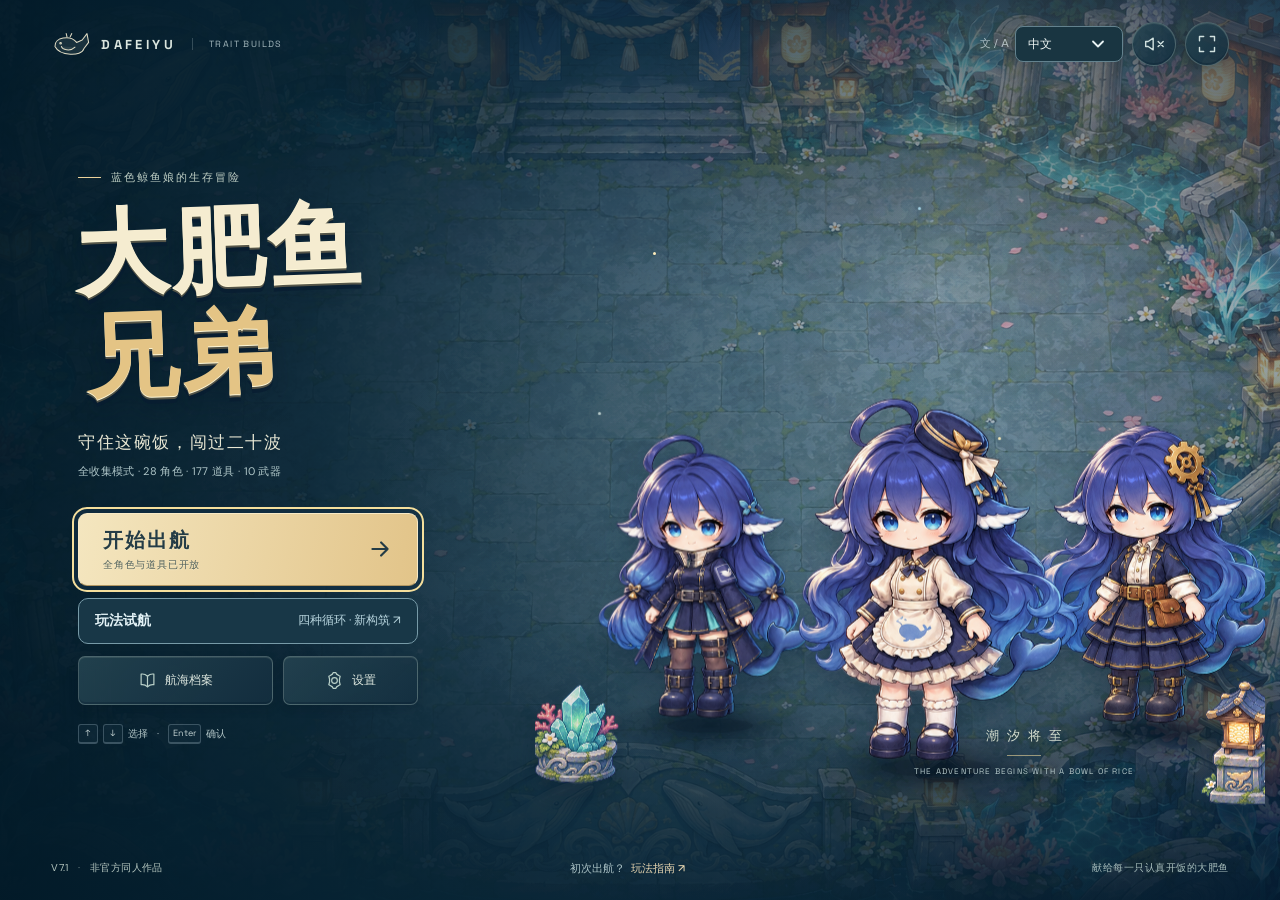
<file: index.html>
<!doctype html>
<html lang="zh-CN">
<head>
  <meta charset="UTF-8"><meta name="viewport" content="width=device-width,initial-scale=1,viewport-fit=cover"><meta name="theme-color" content="#0b1720">
  <meta name="description" content="大肥鱼兄弟：蓝色鲸鱼娘的二十波生存挑战 六武器、四货位商店、同阶合成、属性与流派构筑">
  <title>大肥鱼兄弟 · DAFEIYU</title><link rel="icon" href="./assets/deepseek/portrait.png">
  <link rel="preload" href="./assets/deepseek/idle-front.png" as="image">
<link rel="stylesheet" href="./index.39f255fa3fa3.css"><script defer src="./index.f788125aeb74.js"></script></head>
<body class="fixed-screen-game" data-mode="ready" data-screen="title">
  <svg class="svg-library" xmlns="http://www.w3.org/2000/svg" aria-hidden="true"><defs>
    <symbol id="i-gear" viewBox="0 0 24 24"><path d="m9 3 1-2h4l1 2 3 2 2 1-1 4v4l1 4-2 1-3 2-1 2h-4l-1-2-3-2-2-1 1-4v-4L4 6l2-1z"/><circle cx="12" cy="12" r="4"/></symbol><symbol id="i-boomerang" viewBox="0 0 24 24"><path d="m3 18 6-14 4 1 1 7 6-5 2 3-10 11-3-2 1-7-4 8z"/></symbol><symbol id="i-harpoon" viewBox="0 0 24 24"><path d="M3 21 18 6m-6-2 9-1-1 9-4-4-3 7M3 17l4 4"/></symbol><symbol id="i-arrow" viewBox="0 0 24 24"><path d="M5 12h14m-6-6 6 6-6 6"/></symbol>
    <symbol id="i-volume" viewBox="0 0 24 24"><path d="m11 5-6 4H2v6h3l6 4zM15 8a6 6 0 0 1 0 8m3-11a10 10 0 0 1 0 14"/></symbol>
    <symbol id="i-muted" viewBox="0 0 24 24"><path d="m11 5-6 4H2v6h3l6 4zM17 9l6 6m0-6-6 6"/></symbol>
    <symbol id="i-expand" viewBox="0 0 24 24"><path d="M8 3H3v5m13-5h5v5M3 16v5h5m13-5v5h-5"/></symbol>
    <symbol id="i-pause" viewBox="0 0 24 24"><path d="M8 5v14M16 5v14"/></symbol><symbol id="i-play" viewBox="0 0 24 24"><path d="m8 5 11 7-11 7z"/></symbol>
    <symbol id="i-heart" viewBox="0 0 24 24"><path d="M20.8 4.6a5.5 5.5 0 0 0-7.8 0L12 5.7l-1.1-1.1a5.5 5.5 0 0 0-7.8 7.8L12 21l8.8-8.6a5.5 5.5 0 0 0 0-7.8Z"/></symbol>
    <symbol id="i-bolt" viewBox="0 0 24 24"><path d="m13 2-9 12h7l-1 8 10-12h-8z"/></symbol>
    <symbol id="i-pearl" viewBox="0 0 24 24"><circle cx="12" cy="12" r="8"/><path d="M7 11a5 5 0 0 1 5-5m3 11 2-2"/></symbol>
    <symbol id="i-target" viewBox="0 0 24 24"><circle cx="12" cy="12" r="8"/><circle cx="12" cy="12" r="4"/><path d="M12 1v4m0 14v4M1 12h4m14 0h4"/></symbol>
    <symbol id="i-speed" viewBox="0 0 24 24"><path d="M3 17a9 9 0 1 1 18 0M12 14l5-6M5 17h2m10 0h2"/><circle cx="12" cy="15" r="2"/></symbol>
    <symbol id="i-shield" viewBox="0 0 24 24"><path d="m12 3 8 3v6c0 5-8 9-8 9s-8-4-8-9V6z"/></symbol>
    <symbol id="i-book" viewBox="0 0 24 24"><path d="M12 6v15M3 3c5-1 7 1 9 3 2-2 4-4 9-3v15c-5-1-7 1-9 3-2-2-4-4-9-3z"/></symbol>
    <symbol id="i-crown" viewBox="0 0 24 24"><path d="m3 6 4 5 5-7 5 7 4-5-2 13H5zM7 22h10"/></symbol>
    <symbol id="i-refresh" viewBox="0 0 24 24"><path d="M20 8a8 8 0 1 0 0 8M20 3v5h-5"/></symbol>
    <symbol id="i-close" viewBox="0 0 24 24"><path d="m6 6 12 12M18 6 6 18"/></symbol>
    <symbol id="i-lock" viewBox="0 0 24 24"><rect x="5" y="10" width="14" height="11" rx="2"/><path d="M8 10V7a4 4 0 0 1 8 0v3"/></symbol>
    <symbol id="i-unlock" viewBox="0 0 24 24"><rect x="5" y="10" width="14" height="11" rx="2"/><path d="M8 10V7a4 4 0 0 1 7.5-2M12 15v2"/></symbol>
    <symbol id="i-check" viewBox="0 0 24 24"><path d="m5 12 4 4L19 6"/></symbol>
    <symbol id="i-info" viewBox="0 0 24 24"><circle cx="12" cy="12" r="9"/><path d="M12 11v6M12 7h.01"/></symbol>
    <symbol id="i-trash" viewBox="0 0 24 24"><path d="M4 7h16M8 7V3h8v4M6 7l1 14h10l1-14M10 11v6m4-6v6"/></symbol>
    <symbol id="i-combine" viewBox="0 0 24 24"><path d="m4 4 8 8 8-8M12 12v9m-5-5 5 5 5-5"/></symbol>
    <symbol id="i-bag" viewBox="0 0 24 24"><path d="m8 3 4 2 4-2-2 5c7 6 9 13-2 13S3 14 10 8zM9 8h6"/></symbol>
    <symbol id="i-leaf" viewBox="0 0 24 24"><path d="M20 3C9 2 1 8 6 16s15 1 14-13ZM4 21 16 8"/></symbol>
    <symbol id="i-drop" viewBox="0 0 24 24"><path d="M12 2S4 11 4 16a8 8 0 0 0 16 0C20 11 12 2 12 2Z"/></symbol>
    <symbol id="i-knife" viewBox="0 0 24 24"><path d="m5 20 5-5m-3-3 5 5m-3-3L20 3c1 7-1 11-7 13z"/></symbol>
    <symbol id="i-spear" viewBox="0 0 24 24"><path d="m3 21 13-13m-3 0 5-6 4 1-1 4-6 4z"/></symbol>
    <symbol id="i-fist" viewBox="0 0 24 24"><path d="M7 20v-4l-4-5 2-2 3 2V5a2 2 0 0 1 4 0v4-6a2 2 0 0 1 4 0v6-4a2 2 0 0 1 4 0v8l-3 4v3z"/></symbol>
    <symbol id="i-pistol" viewBox="0 0 24 24"><path d="M3 7h18v6H11l-1 7H5l1-7H3zm11 6v3h-3M18 7V4"/></symbol>
    <symbol id="i-smg" viewBox="0 0 24 24"><path d="M2 8h18v5H9l-2 7H3l2-7H2zm9 5v5h4v-5M20 10h3M7 8V5h7v3"/></symbol>
    <symbol id="i-shotgun" viewBox="0 0 24 24"><path d="M3 9h19v3H11l-5 6H2l5-7M14 7h8M15 12v3h4v-3"/></symbol>
    <symbol id="i-wand" viewBox="0 0 24 24"><path d="m3 21 12-12m0-5 2-3 2 3 3 1-3 2-1 4-3-3-4-1z"/></symbol>
    <symbol id="i-taser" viewBox="0 0 24 24"><path d="M3 8h13v6H9l-1 6H4l1-6H3zm13 2h5m-2-5-2 4h4l-2 5"/></symbol>
    <symbol id="i-rice" viewBox="0 0 24 24"><path d="M2 12h20c-1 7-6 8-10 8S3 19 2 12ZM5 12V9a3 3 0 0 1 5-2 3 3 0 0 1 5-2 4 4 0 0 1 4 7M8 23h8"/></symbol>
    <symbol id="i-coffee" viewBox="0 0 24 24"><path d="M3 8h14v9a4 4 0 0 1-4 4H7a4 4 0 0 1-4-4zm14 1h2a3 3 0 0 1 0 6h-2M6 2v3m4-3v3m4-3v3"/></symbol>
  </defs></svg>
  <section id="title-screen" class="title-screen" aria-labelledby="title-heading">
    <div class="title-backdrop" aria-hidden="true"></div><div class="title-atmosphere" aria-hidden="true"></div>
    <header class="title-top"><span class="title-brand"><svg viewBox="0 0 50 32" aria-hidden="true"><path d="M5 19C4 8 24 4 32 14l7-3 6-8 2 11-6 8c-3 10-30 9-36-3Z"/><path d="M13 19c1 4 11 7 17 1M20 7l-1-4m5 4 2-4"/><circle cx="12" cy="15" r="1"/></svg><b>DAFEIYU</b><span>TRAIT BUILDS</span></span><div class="title-quick"><button id="title-audio" aria-label="开启音效"><svg aria-hidden="true"><use href="#i-muted"/></svg></button><button id="title-fullscreen" aria-label="切换全屏"><svg aria-hidden="true"><use href="#i-expand"/></svg></button></div></header>
    <div class="title-content"><div class="title-copy"><p class="title-kicker"><i></i> 蓝色鲸鱼娘的生存冒险</p><h1 id="title-heading"><span>大肥鱼</span><span>兄弟</span></h1><p class="title-tagline">守住这碗饭，闯过二十波</p><p id="title-progress" class="title-progress">一人，六把武器 下一波见</p><nav class="title-menu" aria-label="游戏主菜单"><button id="title-play" class="title-play"><span><b>开始出航</b><small id="title-load-status">选择搭档，准备开饭</small></span><svg aria-hidden="true"><use href="#i-arrow"/></svg></button><div class="title-secondary"><button id="title-journal"><svg aria-hidden="true"><use href="#i-book"/></svg><span>航海档案<small id="title-claims" hidden></small></span></button><button id="title-options"><svg aria-hidden="true"><use href="#i-gear"/></svg><span>设置</span></button></div></nav><p class="title-keyboard"><kbd>↑</kbd><kbd>↓</kbd> 选择 <span>·</span> <kbd>Enter</kbd> 确认</p></div><canvas id="title-art" class="title-art" aria-label="白饭娘、双枪娘和潮械师的出航小队插画"></canvas><div class="title-scene-label" aria-hidden="true"><span>潮汐将至</span><i></i><small>THE ADVENTURE BEGINS WITH A BOWL OF RICE</small></div></div>
    <footer class="title-footer"><span>V7.1 <i>·</i> 非官方同人作品</span><button id="title-help">初次出航？<b>玩法指南 ↗</b></button><span class="title-footer-note">献给每一只认真开饭的大肥鱼</span></footer>
  </section>
  <div class="site-wrap">
    <header class="site-header"><a class="brand" href="./" aria-label="大肥鱼兄弟首页"><span id="brand-canvas" aria-hidden="true"></span><div><strong>大肥鱼兄弟</strong><span>DAFEIYU · SURVIVORS</span></div></a><nav aria-label="主导航"><button class="nav-link active" id="nav-play">生存挑战</button><button class="nav-link" id="nav-guide">玩法与素材 <svg><use href="#i-arrow"/></svg></button></nav><div class="header-right"><span class="version"><i></i> V7.4 · 掌心出航</span><span class="header-divider"></span><button class="icon-button" id="sound-button" aria-label="开启音效"><svg><use href="#i-muted"/></svg></button><button class="icon-button" id="fullscreen-button" aria-label="切换全屏"><svg><use href="#i-expand"/></svg></button></div></header>
    <a class="skip-link" href="#character-list">跳至角色与武器选择</a><main>
      <section class="page-intro"><div><div class="eyebrow"><span></span> 蓝色鲸鱼娘 · 六武器生存构筑</div><h1>选好搭档，<span>下一波见</span></h1><p>八种天赋，五十二道具，二十波深海挑战</p></div><div class="intro-note"><svg><use href="#i-combine"/></svg><span>六武器独立攻击 · 同阶两两合成<br><strong>战斗 → 结算升级 → 商店 → 下一波</strong></span></div></section>
      <div class="game-layout">
        <section class="game-shell" aria-label="游戏区域"><div class="game-hud"><div class="wave-badge"><span class="live-dot"></span><span id="wave-label">准备开饭</span><small>/ 20 波</small></div><div class="health"><svg><use href="#i-heart"/></svg><div class="health-track"><div id="health-fill"></div></div><span id="health-text">20 / 20</span></div><div class="hud-end"><div class="bag-count" title="上一波未拾取材料，后续拾取时返还"><svg><use href="#i-bag"/></svg><span id="bag-count">0</span></div><div class="pearl-count" title="材料可用于商店；拾取结晶同时获得经验"><svg><use href="#i-pearl"/></svg><b id="coin-count">0</b></div><button class="icon-button" id="pause-button" aria-label="暂停游戏" disabled><svg><use href="#i-pause"/></svg></button></div></div>
          <div class="run-controls" aria-label="游戏菜单"><button id="run-menu-button" class="secondary-button" disabled>暂停 / 菜单 <kbd>Esc</kbd></button><button id="restart-run" class="secondary-button" disabled>重新开始 <kbd>R</kbd></button><button id="exit-run" class="secondary-button" disabled>退出本局 <kbd>Q</kbd></button><span id="control-hint">Tab / 方向键选择 · Enter 确认 · 1–8 选角</span></div><div class="arena" id="arena"><canvas id="game" tabindex="0" aria-label="白饭竞技场，WASD 或方向键移动，武器自动攻击，P 暂停"></canvas><div class="arena-corner top-left"><span>潮汐远征</span><small>FOLLOW THE TIDE / BUILD YOUR WAY</small></div><div class="arena-corner top-right"><span id="time-left">00:20</span><small id="time-caption">第一波生存时间</small></div>
            <div class="welcome" id="welcome"><span class="mini-tag">蓝色大肥鱼，准备开饭！</span><h2>一人，六把武器</h2><p>拿起武器，靠走位和构筑守住你的白饭</p><button type="button" id="ready-weapon-preview" class="ready-weapon-preview" aria-label="更换起手武器"><span class="ready-weapon-art" id="ready-weapon-art" aria-hidden="true"></span><span class="ready-weapon-copy"><small>起手武器</small><strong id="ready-weapon-name"></strong><em>更换 <svg aria-hidden="true"><use href="#i-arrow"/></svg></em></span></button><div class="welcome-bottom"><button class="primary-button start-button" id="start-button" disabled>角色素材加载中…</button><span class="start-hint">自动攻击 · 只有移动操作 · 升级在波次结束后结算</span></div></div>
            <div class="battle-banner hidden" id="battle-banner"></div><div class="experience"><div id="xp-fill"></div></div><div class="level-badge" id="level-badge">LV. 1</div><div class="level-pending hidden" id="level-pending"></div><div class="touch-well" id="touch-well" aria-label="触控操作区"><div class="touch-pad" aria-hidden="true"><i></i><span>移动</span></div><div class="touch-well-info"><span data-touch-hint>左手拖动移动 · 自动攻击</span><small>原版摇杆 · 松手即停</small><button type="button" data-touch-menu><svg aria-hidden="true"><use href="#i-pause"/></svg>暂停 / 菜单</button></div></div><div class="joystick hidden" id="joystick" aria-hidden="true"><div id="joystick-knob"></div></div><div class="game-overlay hidden" id="game-overlay" role="region" aria-labelledby="overlay-title"></div>
          </div><div class="arena-footer"><div class="keyboard-hint"><span class="key-group"><kbd>W</kbd><kbd>A</kbd><kbd>S</kbd><kbd>D</kbd></span><span>移动</span><span class="footer-dot">·</span><span>自动攻击</span><span class="footer-dot">·</span><kbd>Esc</kbd><span>暂停 / 菜单</span></div><div class="dash-status"><svg><use href="#i-target"/></svg><span id="combat-label">武器就绪</span><span class="small-status-dot"></span></div></div>
        </section>
        <aside class="build-panel"><div class="panel-heading"><h2 id="character-heading">选择出战角色</h2><span class="tiny-label" id="character-counter">01 / 08</span></div><div class="character-list" id="character-list">
          <button class="character-card selected" data-character="0" aria-pressed="true"><span class="fish-portrait" data-fish="0" aria-hidden="true"></span><span><strong>白饭娘</strong><em>均衡</em></span><i class="selection-check">✓</i></button>
          <button class="character-card" data-character="1" aria-pressed="false"><span class="fish-portrait" data-fish="1" aria-hidden="true"></span><span><strong>双枪娘</strong><em>远程</em></span><i class="selection-check">✓</i></button>
          <button class="character-card" data-character="2" aria-pressed="false"><span class="fish-portrait" data-fish="2" aria-hidden="true"></span><span><strong>武斗娘</strong><em>近战</em></span><i class="selection-check">✓</i></button>
          <button class="character-card" data-character="3" aria-pressed="false"><span class="fish-portrait" data-fish="3" aria-hidden="true"></span><span><strong>潮械师</strong><em>工程</em></span><i class="selection-check">✓</i></button>
        </div><p class="character-trait" id="character-trait">+5 生命 · +5% 速度 · +8 收获</p><div class="starter-area" id="starter-area"><div class="panel-heading"><h2>初始武器</h2><span class="tiny-label">10 WEAPONS / CHOOSE ONE</span></div><div class="starter-choices" id="starter-choices"></div></div>
          <section id="loadout-section"><div class="panel-divider"></div><div class="panel-heading"><h2>当前武器</h2><span class="tiny-label" id="weapon-count">1 / 6</span></div><div class="weapon-slots" id="weapon-slots"></div><div class="class-bonuses" id="class-bonuses">同类武器 ≥2 把，激活武器组加成</div></section>
          <details id="stat-details"><summary><span>初始属性</span><span class="tiny-label" id="level-side">LEVEL 01</span></summary><div class="stat-grid" id="stat-grid"></div><div class="owned-items" id="owned-items"></div></details><div class="best-record"><svg><use href="#i-crown"/></svg><span>个人最佳</span><strong id="best-record">等待第一场挑战</strong></div>
        </aside>
      </div>
      <section class="tips-row" aria-label="核心机制"><div><span class="tip-icon"><svg><use href="#i-pistol"/></svg></span><span><strong>六把武器，独立出手</strong><small>同名武器可多持，近战挥砍，远程射击</small></span><b>01</b></div><div><span class="tip-icon"><svg><use href="#i-combine"/></svg></span><span><strong>买、锁、刷，合成构筑</strong><small>两把同名同阶武器合成，最高红色 IV 阶</small></span><b>02</b></div><div><span class="tip-icon"><svg><use href="#i-pearl"/></svg></span><span><strong>捡材料，同时赚经验</strong><small>结晶落地后吸附 · 通关另发补给</small></span><b>03</b></div></section>
    </main>
    <footer class="site-footer"><span>DAFEIYU · A FAN-MADE ARENA ROGUELITE <a href="./library.html" target="_blank">素材与联动工坊 ↗</a><span class="footer-spark">✦</span></span><span>角色素材：<a href="https://github.com/YunYueSama/codex-deepseek-pet" target="_blank" rel="noreferrer">YunYueSama</a> · 非官方同人作品 · <button class="text-button" id="credits-button">来源与许可</button></span></footer>
  </div>
  <dialog id="guide-dialog"><button class="dialog-close icon-button" id="close-guide" aria-label="关闭玩法指南"><svg><use href="#i-close"/></svg></button><span class="eyebrow">BROTHERS, BUILDS & WHITE RICE</span><h2>先活下来，再把构筑养起来</h2><div class="guide-grid"><div><b>00 / 航海档案</b><h3>每次出航都有新目标</h3><p>按 J 查看 100 项成就和 74 项任务 成就自动授奖，任务达成后领取；解锁道具进入之后的商店与宝箱池 霜汐巫女累计完成 3 波解锁，拾潮船长累计拾取 120 材料解锁 每局可选择一份契约，达成后于波末选择航线；第 4、8、12、16 波也会提供三选一 本局航线增益不会变成永久属性</p></div><div><b>01 / 战斗</b><h3>只有移动，武器自动攻击</h3><p>WASD / 方向键；手机或鼠标按住战场拖动 六把武器各自瞄准、各自冷却，近战有范围挥砍 红叉是敌人的出生预警</p></div><div><b>02 / 结算</b><h3>升级在波次结束后选</h3><p>材料同时提供经验和货币 局内升级不会暂停战斗；波次结束依次开箱、四选一升级、进入商店 每波开始恢复满血</p></div><div><b>03 / 构筑</b><h3>多持、合成、武器组</h3><p>同名武器会分别占槽 两把同名同阶武器可免费合成下一阶，最高 IV 阶 商店点武器槽可合成或回收，同类武器提供武器组加成</p></div><div><b>04 / 商店</b><h3>四个货位，带取舍的道具</h3><p>点击锁图标可把商品保留到刷新后或下一波；每次刷新费用上升 道具可能同时加减属性 未拾取材料不会马上变现，而是存袋后在后续拾取时返还</p></div><div><b>05 / 波次</b><h3>二十波，20 秒到 90 秒</h3><p>第一波 20 秒，逐波增加到 60 秒；最终波 90 秒 击败首领或撑到最终倒计时结束即可获胜 D0–D5 六档难度分别调整敌人生命、伤害、速度、密度和物价；第 6 波起出现小头目，三张地图各有专属首领，D5 最终波为双首领</p></div><div><b>06 / 来源</b><h3>真正的蓝色鲸鱼娘</h3><p>角色立绘、待机与走路动画来自 <a href="https://github.com/YunYueSama/codex-deepseek-pet" target="_blank" rel="noreferrer">YunYueSama / codex-deepseek-pet</a>，使用项目署名许可 1.0 已保留完整许可与素材归属，游戏中的配色与动画使用方式有调整</p></div><div><b>07 / 天赋与觉醒</b><h3>角色有各自的节奏</h3><p>白饭娘拾取触发饱腹；双枪娘远攻蓄热，超频后过热；武斗娘近战六次释放重击；潮械师停止移动一秒部署炮台，走远自动回收，Lv.10 三座 完成成就可解锁霜汐巫女与拾潮船长，分别围绕元素命中与材料收集触发天赋 珊瑚歌姬八次元素命中释放声潮，墨潮舞者连续移动两秒后近战触发影斩 Lv.5 和 Lv.10 强化天赋与脚下光效，八位角色均使用完整职业衣装动作图</p></div><div><b>08 / 状态与试算</b><h3>增益和代价都看得见</h3><p>状态条显示剩余时间，同名状态只刷新时长，暂停时计时冻结 每 4 波有一项临时波次变奏；构筑实验室可比较武器、工程强度、天赋与难度，并导出本局记录 炮台按工程强度独立成长，伤害%不作用于炮台</p></div><div><b>09 / 花园远征</b><h3>掩体、浅滩与外圈补给</h3><p>花园是镜头跟随的大地图 石柱阻挡双方直线弹体，回旋刃可以越过石柱；浅滩减缓移动 进入泉眼回血，在晶砂台地停留 1.5 秒争取材料，留意涨潮预警与小地图指引</p></div><div><b>10 / 霓虹港口</b><h3>断电，或在电轨前换位</h3><p>货箱挡弹，积水减速 电轨先亮起警戒带；夺取电闸可断电 8 秒并获得临时增幅 走私货箱掉落材料，也会引来守卫</p></div><div><b>11 / 月蚀遗迹</b><h3>星轨加速，月蚀环留出安全区</h3><p>星轨使敌我加速，断柱可挡弹 月蚀环的内圈和外圈都安全 祭坛净化负面状态并赐月佑，但移速略降；封印材料需停留解锁</p></div><div><b>12 / 潮汐构筑试航</b><h3>先决定打法，再找联动组件</h3><p>正式模式与十二波试航均在第 4 波选择武器改造、第 8 波选择构筑引擎 数字键 1–3 确认，升级与开箱照常进行 准备页或商店按 K 切换构筑倾向；商店聚焦道具后按 X 可放弃当前商品，每局两次，不返材料、影响后续商品池 部分普通波出现可选目标，按 G 接取，护送、孵化巢与补给圈需要不同走位，头目波不叠加 试航不写入正式档案</p></div><div><b>13 / 操作与菜单</b><h3>鼠标与键盘都能完成整局</h3><p>Tab / 方向键选项，Enter / Space 确认；选角按 1–4 选择当前页，PageUp / PageDown 或 [ / ] 翻页；数字键也可选商品或升级 商店 L 锁定、F 刷新、C 合成、N 下一波；B / E / V 切换商品、装备与对比 购买后按 Enter 可继续下一波，End 聚焦下一波 I 查看属性与道具 P / Esc 打开菜单，R 重开，Q 退出；重开和退出都有确认 战场上方常驻菜单、重开、退出和构筑按钮 配置、对比、图鉴与指南使用固定面板和分页，不需要滚动页面</p></div></div><div class="guide-links"><a href="./library.html" target="_blank">素材与联动工坊</a><a href="./CREDITS.md" target="_blank">素材与机制参考</a><a href="./assets/deepseek/LICENSE.txt" target="_blank">完整素材许可</a></div><button class="primary-button" id="guide-play">明白了，开饭 <svg><use href="#i-arrow"/></svg></button></dialog>
  <div id="toast" role="status" aria-live="polite"></div>
</body>
</html>
</file>
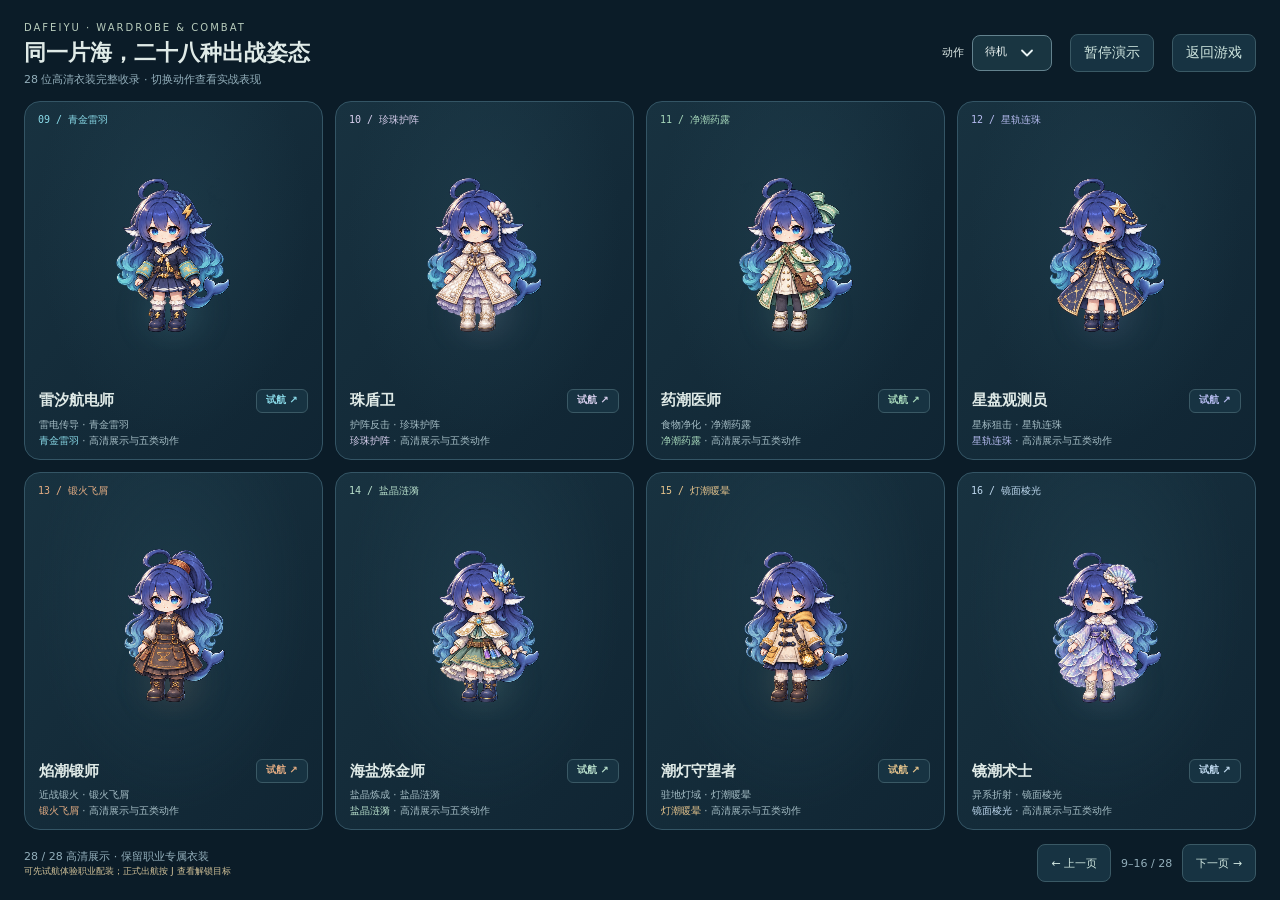
<file: hero-atelier.html>
<!doctype html><html lang="zh-CN"><head><meta charset="utf-8"><meta name="viewport" content="width=device-width,initial-scale=1"><title>二十八职业衣装与战斗风格 · 大肥鱼兄弟</title><link rel="icon" href="assets/deepseek/portrait.png"><link rel="stylesheet" href="./hero-atelier.59291d45a0f4.css"><script defer src="./hero-atelier.00e25618b596.js"></script></head><body><main><header><div><small>DAFEIYU · WARDROBE & COMBAT</small><h1>同一片海，二十八种出战姿态</h1><p>28 位高清衣装完整收录 · 切换动作查看实战表现</p></div><label class="state-label">动作<select id="wardrobe-state"><option value="idle">待机</option><option value="walk">移动</option><option value="attack">攻击</option><option value="hurt">受伤</option><option value="death">倒下</option></select></label><button id="pause-wardrobe">暂停演示</button><a href="./?preview=v6.7">返回游戏</a></header><section class="gallery" aria-label="二十八职业衣装对照"></section><footer class="gallery-footer"><p>28 / 28 高清展示 · 保留职业专属衣装<br><small>可先试航体验职业配装；正式出航按 J 查看解锁目标</small></p><nav class="pager" aria-label="职业分页"><button id="wardrobe-prev">← 上一页</button><span id="wardrobe-page"></span><button id="wardrobe-next">下一页 →</button></nav></footer></main></body></html>
</file>
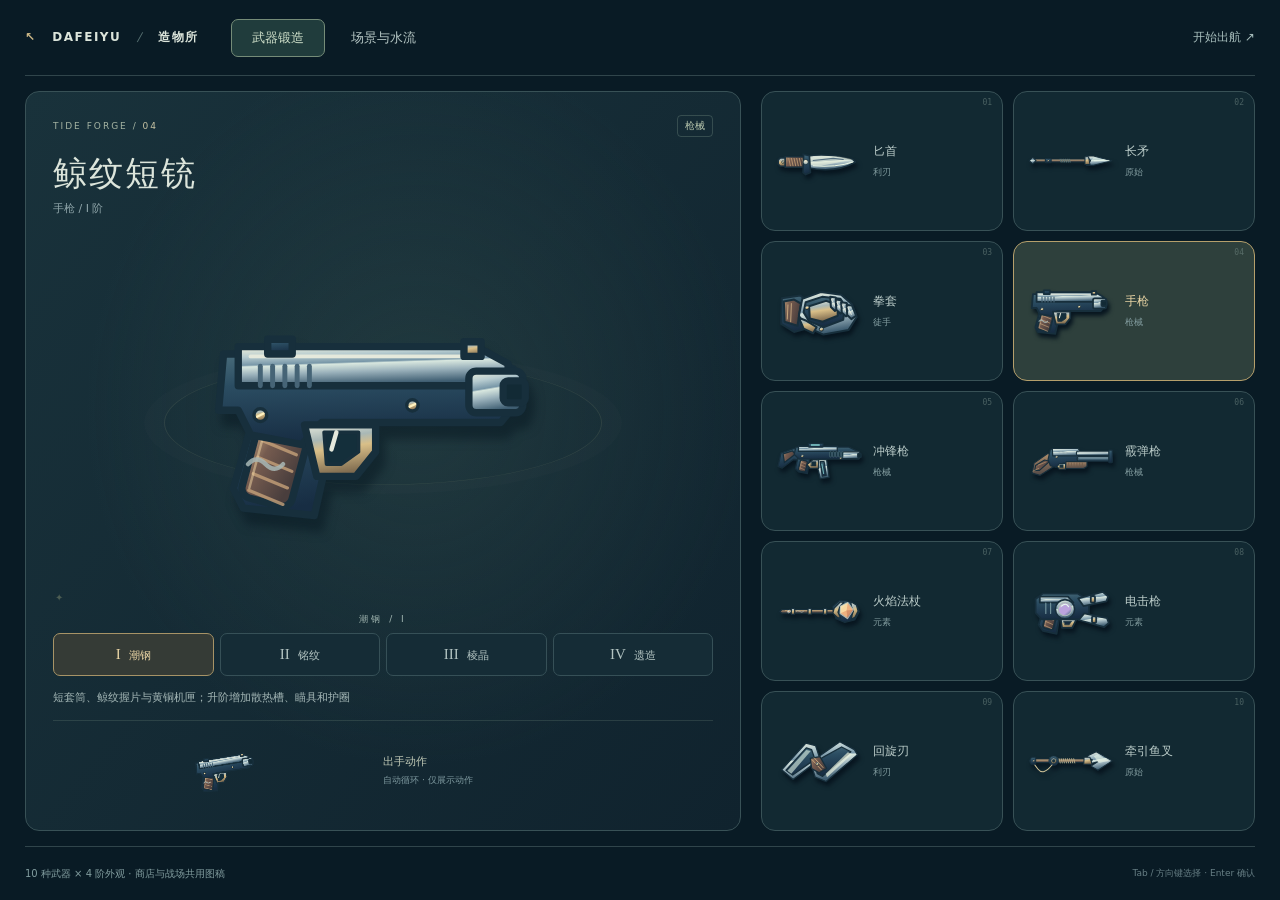
<file: visual-workshop.html>
<!doctype html><html lang="zh-CN"><head><meta charset="utf-8"><meta name="viewport" content="width=device-width,initial-scale=1"><title>潮汐造物所 · 武器与场景水流</title><link rel="icon" href="assets/deepseek/portrait.png">
<link rel="stylesheet" href="./visual-workshop.2cf119ddf5dd.css"><script defer src="./visual-workshop.fa6ef2dce3f5.js"></script></head><body><main>
<header><a class="wordmark" href="./?preview=v6.6"><span>↖</span> DAFEIYU <i>/</i> 造物所</a><nav aria-label="展示内容"><button id="show-armory" aria-pressed="true">武器锻造</button><button id="show-terrain" aria-pressed="false">场景与水流</button></nav><a class="back" href="./?preview=v6.6">开始出航 ↗</a></header>
<section id="armory-view" class="armory-view"><article class="featured"><div class="feature-heading"><span class="eyebrow">TIDE FORGE / <b id="weapon-number">01</b></span><span id="family" class="tag"></span></div><h1 id="weapon-model"></h1><p class="sub" id="weapon-name"></p><div class="hero-art"><span class="draft-mark">✦</span><img id="featured-weapon" alt=""><small id="tier-caption"></small></div><div class="tier-choices" role="group" aria-label="武器阶级"></div><p id="weapon-detail" class="detail"></p><div class="motion-preview"><canvas id="weapon-motion" width="900" height="220" aria-label="与战场共用的武器攻击动作预览"></canvas><span>出手动作 <small>自动循环 · 仅展示动作</small></span></div></article><div class="weapon-gallery" role="group" aria-label="武器选择"></div></section>
<section id="terrain-view" class="terrain-view" hidden><aside class="map-sidebar"><span class="eyebrow">SURFACE STUDIES / 03 WORLDS</span><h1>脚下，也有故事</h1><p class="sub">真实表面纹理，融入同一片海</p><div class="map-choices" role="group" aria-label="地图选择"></div><div class="material-swatches" aria-label="当前地图材质"></div><p class="detail" id="terrain-detail"></p><div class="terrain-toggles"><button id="material-toggle" aria-pressed="true">材质 · 已开启</button><button id="map-zoom" aria-pressed="true">近景 · 放大细节</button><button id="event-demo" aria-pressed="false">涨潮演示 · 关闭</button></div><a class="source-link" href="https://polyhaven.com/license" target="_blank" rel="noreferrer">Powered by Poly Haven · CC0 ↗</a></aside><div class="map-stage"><canvas id="terrain-canvas" width="1440" height="900" aria-label="实际战场地图材质预览"></canvas><div class="map-caption"><span id="map-name"></span><small id="terrain-state">材质加载中…</small></div></div></section>
<footer><span id="workshop-note">10 种武器 × 4 阶外观 · 商店与战场共用图稿</span><span class="key-hint">Tab / 方向键选择 · Enter 确认</span></footer>
</main></body></html>
</file>
<file: index.39f255fa3fa3.css>
@import "https://fonts.googleapis.com/css2?family=DM+Sans:wght@400;500;600;700&family=Space+Grotesk:wght@400;500;600;700&display=swap";:root{--lightningcss-light: ;--lightningcss-dark:initial;color-scheme:dark;--bg:#0b161e;--panel:#12222c;--panel-light:#1c323e;--line:#293d47;--text:#eef3ee;--muted:#8fa5b0;--lime:#c6eaa0;--blue:#86b0fb;--coral:#f2a18a;--font:"DM Sans",-apple-system,BlinkMacSystemFont,"PingFang SC","Microsoft YaHei",sans-serif;--mono:"Space Grotesk",var(--font)}*{box-sizing:border-box}body{background:var(--bg);color:var(--text);font-family:var(--font);-webkit-font-smoothing:antialiased;margin:0;font-size:14px}button,a{-webkit-tap-highlight-color:transparent}button{font:inherit;color:inherit;cursor:pointer;border:0;transition:background .18s,border-color .18s,color .18s}button:disabled{cursor:not-allowed;opacity:.4}button:focus-visible,a:focus-visible{outline:2px solid var(--lime);outline-offset:3px}svg{fill:none;stroke:currentColor;stroke-width:1.7px;stroke-linecap:round;stroke-linejoin:round;flex:none;width:20px;height:20px}.svg-library{width:0;height:0;position:absolute;overflow:hidden}.site-wrap{max-width:1500px;margin:auto;padding:0 42px}.site-header{border-bottom:1px solid var(--line);align-items:center;gap:58px;height:90px;display:flex}.brand{color:var(--text);flex-shrink:0;align-items:center;gap:10px;text-decoration:none;display:flex}.brand strong{letter-spacing:1px;font-size:22px;font-weight:800;display:block}.brand div>span{font:8px var(--mono);letter-spacing:1.75px;color:var(--muted);margin-top:5px;display:block}nav{align-items:center;gap:32px;height:100%;display:flex}.nav-link{height:100%;color:var(--muted);background:0 0;align-items:center;gap:7px;font-size:12px;display:flex;position:relative}.nav-link:hover,.nav-link.active{color:var(--text)}.nav-link.active:after{content:"";background:var(--lime);height:2px;position:absolute;bottom:-1px;left:0;right:0}.nav-link svg{width:14px}.header-right{align-items:center;gap:8px;margin-left:auto;display:flex}.version{font:9px var(--mono);letter-spacing:.7px;color:var(--muted);white-space:nowrap;align-items:center;gap:7px;display:flex}.version i,.live-dot,.small-status-dot{background:var(--lime);border-radius:50%;width:5px;height:5px;display:inline-block}.header-divider{background:var(--line);width:1px;height:22px;margin:0 12px}.icon-button{width:40px;height:40px;color:var(--muted);background:0 0;border-radius:7px;justify-content:center;align-items:center;display:inline-flex}.icon-button:hover{background:var(--panel-light);color:var(--text)}.page-intro{justify-content:space-between;align-items:center;padding:28px 0 24px;display:flex}.eyebrow{letter-spacing:1.6px;color:var(--lime);align-items:center;gap:7px;font-size:10px;font-weight:500;display:flex}.eyebrow>span{background:var(--lime);border-radius:50%;width:5px;height:5px}h1{letter-spacing:1px;margin:9px 0 8px;font-size:30px;font-weight:800}h1 span{color:#9eb5c0}.page-intro p{color:var(--muted);margin:0;font-size:12px}.intro-note{color:var(--muted);align-items:center;gap:13px;font-size:10px;line-height:1.9;display:flex}.intro-note>svg{color:#92b298;stroke-width:1.2px;width:31px;height:31px}.intro-note strong{color:#b5c6ca;font-weight:400}.game-layout{grid-template-columns:minmax(0,1fr) 302px;align-items:start;gap:20px;display:grid}.game-shell{background:var(--panel);border:1px solid #354b54;border-radius:14px;overflow:hidden}.game-hud{border-bottom:1px solid var(--line);align-items:center;gap:20px;height:60px;padding:0 18px;display:flex}.wave-badge{white-space:nowrap;align-items:center;gap:7px;font-size:12px;font-weight:600;display:flex}.wave-badge small{font:10px var(--mono);color:var(--muted)}.live-dot{background:#b7d69e}.health{flex:1;align-items:center;gap:8px;max-width:260px;margin-left:auto;display:flex}.health>svg{width:15px;height:15px;fill:var(--coral);color:var(--coral)}.health-track{background:#30444b;border-radius:4px;flex:1;height:6px;overflow:hidden}#health-fill{background:var(--coral);border-radius:4px;height:100%;transition:width .2s}.health>span{font:10px var(--mono);color:#d1d9d6;white-space:nowrap}.hud-end{align-items:center;gap:14px;margin-left:auto;display:flex}.bag-count,.pearl-count{font:14px var(--mono);color:var(--lime);align-items:center;gap:5px;display:flex}.bag-count{color:#91a599;font-size:10px}.bag-count svg{width:14px;height:14px}.pearl-count svg{width:16px;height:16px}.arena{isolation:isolate;background:#c9cbaa;height:610px;position:relative;overflow:hidden}.arena.shop-open{height:660px}#game{touch-action:none;outline:none;width:100%;height:100%;display:block}.arena-corner{pointer-events:none;flex-direction:column;gap:5px;display:flex;position:absolute;top:20px}.arena-corner.top-left{left:24px}.arena-corner.top-right{text-align:right;right:24px}.arena-corner>span{letter-spacing:.5px;color:#586951;font-size:12px}.arena-corner small{font:8px var(--mono);color:#6c7b64;letter-spacing:1.3px}.arena-corner.top-right>span{font:28px var(--mono);color:#425a45}.arena-corner.top-right small{font:10px var(--font);letter-spacing:0}.welcome{pointer-events:none;text-align:center;flex-direction:column;align-items:center;padding:81px 15px 0;display:flex;position:absolute;inset:0}.mini-tag{letter-spacing:1px;color:#526b52;background:#e9eed47a;border:1px solid #8eab8380;border-radius:5px;padding:6px 10px;font-size:10px}.welcome h2{letter-spacing:2px;color:#344d47;margin:13px 0 9px;font-size:37px;font-weight:800}.welcome p{color:#61765f;margin:0;font-size:12px}.welcome-bottom{pointer-events:auto;flex-direction:column;align-items:center;gap:13px;display:flex;position:absolute;bottom:48px}.primary-button{background:var(--lime);color:#293f31;letter-spacing:.5px;border:1px solid #d2f0ae;border-radius:8px;justify-content:center;align-items:center;gap:20px;min-height:47px;padding:13px 22px;font-size:13px;font-weight:700;display:inline-flex;box-shadow:0 3px #8aab69}.primary-button:hover{background:#d7f3b5}.primary-button:active{box-shadow:0 1px #8aab69}.primary-button svg{width:17px}.primary-button:disabled{box-shadow:none}.start-button{color:#f1f5e8;background:#2f5671;border-color:#456e8c;min-width:240px;box-shadow:0 3px #25435a}.start-hint{color:#586e56;font-size:10px}.experience{background:#71856866;height:4px;position:absolute;bottom:0;left:0;right:0}#xp-fill{background:#86c261;height:100%;transition:width .16s}.level-badge{font:10px var(--mono);color:#395c43;pointer-events:none;background:#e2e7c8aa;border:1px solid #8ba276;border-radius:4px;padding:4px 7px;position:absolute;bottom:18px;left:21px}.level-pending{color:#eff3d7;white-space:nowrap;pointer-events:none;background:#335247d9;border:1px solid #90ad77;border-radius:5px;padding:5px 9px;font-size:10px;position:absolute;bottom:19px;left:50%;transform:translate(-50%)}.arena-footer{background:#14262e;justify-content:space-between;align-items:center;height:49px;padding:0 18px;display:flex}.keyboard-hint{color:var(--muted);align-items:center;gap:7px;font-size:10px;display:flex}.key-group{gap:3px;display:flex}kbd{font:9px var(--mono);color:#b9c9ca;text-align:center;border:1px solid #465962;border-bottom-width:2px;border-radius:3px;min-width:18px;height:18px;padding:2px 4px}.footer-dot{color:#566c77;margin:0 3px}.dash-status{color:#a4bba1;align-items:center;gap:6px;font-size:10px;display:flex}.dash-status svg{width:13px;height:13px}.small-status-dot{width:4px;height:4px;margin-left:3px}.build-panel{border:1px solid var(--line);background:#11222b;border-radius:14px;padding:21px 17px}.panel-heading{justify-content:space-between;align-items:center;margin-bottom:12px;display:flex}.panel-heading h2{margin:0;font-size:12px;font-weight:600}.tiny-label{font:9px var(--mono);letter-spacing:1px;color:var(--muted)}.character-list{grid-template-columns:repeat(3,1fr);gap:7px;display:grid}.character-card{text-align:center;background:#182d38;border:1px solid #0000;border-radius:8px;flex-direction:column;align-items:center;padding:4px 2px 9px;display:flex;position:relative}.character-card.selected{background:#263b3d;border-color:#7b9c84}.fish-portrait{width:70px;height:63px;display:block}.character-card strong{font-size:10px;font-weight:500;display:block}.character-card em{color:var(--muted);margin-top:4px;font-size:8px;font-style:normal;display:block}.selection-check{color:var(--lime);font-size:9px;font-style:normal;display:none;position:absolute;top:5px;right:5px}.selected .selection-check{display:block}.starter-area .panel-heading h2{font-size:10px}.starter-area .tiny-label{font-size:8px}.starter-choices{grid-template-columns:repeat(4,1fr);gap:6px;display:grid}.starter-choice{color:#a0b4bf;background:#19303b;border:1px solid #2c4552;border-radius:6px;flex-direction:column;justify-content:center;align-items:center;gap:5px;min-height:53px;display:flex}.starter-choice.selected{color:var(--lime);background:#29433c;border-color:#90b783}.starter-choice:hover{background:#314c4f}.panel-divider{background:var(--line);height:1px;margin:18px 0}.weapon-slots{grid-template-columns:repeat(6,1fr);gap:5px;display:grid}.weapon-slot{color:#5e7883;background:#172c36;border:1px dashed #3c515d;border-radius:6px;justify-content:center;align-items:center;min-width:0;height:38px;font-size:17px;display:flex;position:relative}.weapon-slot.equipped{color:var(--tier);background:#24333d;border-style:solid}.weapon-slot svg{width:21px;height:21px}.weapon-slot small{font:7px var(--mono);color:var(--tier);position:absolute;bottom:1px;right:3px}.tier-1{--tier:#c4c9c8}.tier-2{--tier:#8ccb80}.tier-3{--tier:#91b9fb}.tier-4{--tier:#ee8885}.equipped.tier-1,.inventory-button.tier-1{border-color:#727c7e}.equipped.tier-2,.inventory-button.tier-2{border-color:#7bab70}.equipped.tier-3,.inventory-button.tier-3{border-color:#769cce}.equipped.tier-4,.inventory-button.tier-4{border-color:#c87e7b}.weapon-slot:hover{background:#304652}.class-bonuses{color:#a0b7b8;min-height:15px;margin-top:11px;font-size:8px;line-height:1.8}.class-tag{color:#c7dab9;display:block}.class-tag b{color:#95ac93;margin-left:7px;font-weight:400}.stat-grid{grid-template-columns:repeat(3,1fr);gap:15px 8px;display:grid}.stat-grid>div{flex-direction:column;gap:5px;display:flex}.stat-grid>div>span{color:#9db0b9;align-items:center;gap:4px;font-size:8px;display:flex}.stat-grid svg{color:#7e9aa8;width:10px;height:10px}.stat-grid b{font:500 17px var(--mono);color:#e4ebe5;padding-left:14px}.stat-grid b small{color:var(--muted);margin-left:2px;font-size:9px}.negative,.stat-grid b.negative{color:#e9a19a!important}.positive{color:#c9dfa8}.owned-items{color:var(--muted);margin-top:18px;font-size:9px}.owned-items>div{flex-wrap:wrap;gap:5px;margin-top:8px;display:flex}.owned-items>div>span{background:#263b43;border:1px solid #40535c;border-radius:4px;place-items:center;width:25px;height:25px;display:grid}.owned-items svg{width:15px;height:15px}.best-record{color:var(--muted);align-items:center;gap:6px;margin-top:2px;padding-top:19px;font-size:8px;display:flex}.best-record svg{color:#c7b77e;width:12px;height:12px}.best-record strong{color:#bdc9c7;margin-left:auto;font-size:8px;font-weight:400}.locked .character-list{grid-template-columns:1fr}.locked .character-card{text-align:left;pointer-events:none;flex-direction:row;gap:10px;padding:3px 9px}.locked .character-card:not(.selected){display:none}.locked .fish-portrait{width:74px;height:67px}.locked .character-card strong{font-size:13px}.locked .character-card em,.locked .character-trait{font-size:9px}.locked .stat-grid{gap:19px 8px}.tips-row{border:1px solid var(--line);border-radius:10px;grid-template-columns:repeat(3,1fr);margin-top:22px;padding:20px 0;display:grid}.tips-row>div{align-items:center;gap:13px;padding:0 22px;display:flex;position:relative}.tips-row>div+div{border-left:1px solid var(--line)}.tip-icon{color:#bad09d;background:#263a33;border-radius:8px;flex:none;place-items:center;width:36px;height:36px;display:grid}.tip-icon svg{width:19px}.tips-row>div:nth-child(2) .tip-icon{color:#d4bd96;background:#333a3a}.tips-row>div:nth-child(3) .tip-icon{color:#a7bdea;background:#2a3650}.tips-row strong{margin-bottom:6px;font-size:11px;font-weight:500;display:block}.tips-row small{color:var(--muted);font-size:9px;line-height:1.6;display:block}.tips-row>div>b{font:24px var(--mono);color:#2a3e49;z-index:-1;position:absolute;top:0;right:17px}.site-footer{color:#77919b;justify-content:space-between;gap:20px;padding:25px 0;font-size:9px;display:flex}.site-footer>span:first-child{font:8px var(--mono);letter-spacing:1.1px}.footer-spark{color:#a2b77e;margin-left:8px}.site-footer a,.text-button{color:#9bb6c5;text-decoration:none}.site-footer a:hover,.text-button:hover{text-decoration:underline}.text-button{font:inherit;background:0 0;border:0;padding:0}.game-overlay{z-index:10;-webkit-backdrop-filter:blur(6px);backdrop-filter:blur(6px);text-align:center;background:#0d2029f2;flex-direction:column;justify-content:center;align-items:center;padding:28px;display:flex;position:absolute;inset:0;overflow-y:auto}.game-overlay .eyebrow{font:10px var(--mono);letter-spacing:1.2px;justify-content:center}.game-overlay h2{letter-spacing:.5px;margin:12px 0;font-size:27px}.overlay-description{color:#a7bbc4;margin:0 0 21px;font-size:11px;line-height:1.8}.overlay-actions{flex-wrap:wrap;justify-content:center;align-items:center;gap:10px;margin-top:22px;display:flex}.secondary-button{color:#d6e2e2;background:#243d49;border:1px solid #415c67;border-radius:7px;justify-content:center;align-items:center;gap:7px;min-height:42px;padding:11px 16px;font-size:11px;display:inline-flex}.secondary-button svg{width:15px;height:15px}.secondary-button:hover{background:#35525c}.overlay-footnote{color:var(--muted);margin:18px 0 0;font-size:9px;line-height:1.8}.upgrade-grid{text-align:left;flex-shrink:0;grid-template-columns:repeat(4,1fr);gap:11px;width:100%;max-width:800px;display:grid}.upgrade-card{border:1px solid var(--tier);text-align:left;background:#1d3440;border-radius:9px;flex-direction:column;gap:12px;min-height:210px;padding:21px 14px;display:flex}.upgrade-card:hover{box-shadow:0 0 0 1px var(--tier);background:#2b474c}.upgrade-card>svg{width:28px;height:28px;color:var(--tier)}.rarity{color:var(--tier);letter-spacing:.5px;font-size:8px}.upgrade-amount{font:500 28px var(--mono);color:var(--tier)}.upgrade-card strong{font-size:14px}.upgrade-card p{color:var(--muted);margin:0;font-size:10px}.shop-screen{text-align:left;justify-content:flex-start;align-items:stretch;padding:27px 25px}.shop-title{justify-content:space-between;align-items:center;display:flex}.shop-title .eyebrow{justify-content:flex-start}.shop-title h2{margin:7px 0 8px;font-size:27px}.shop-wallet{color:var(--lime);align-items:center;gap:7px;display:flex}.shop-wallet svg{width:23px;height:23px}.shop-wallet b{font:500 29px var(--mono)}.shop-wallet small{color:var(--muted);font-size:10px}.shop-screen>.overlay-description{margin-bottom:18px;font-size:10px}.shop-grid{flex-shrink:0;grid-template-columns:repeat(4,1fr);gap:10px;width:100%;display:grid}.shop-card{border:1px solid var(--tier);background:#1a323e;border-radius:8px;flex-direction:column;gap:9px;min-width:0;min-height:214px;padding:12px;display:flex;position:relative}.shop-card.is-locked{box-shadow:inset 0 0 0 1px var(--lime)}.shop-item-top{justify-content:space-between;align-items:center;gap:10px;display:flex}.shop-item-top>svg{width:29px;height:29px;color:var(--tier)}.lock-button{color:#849eac;background:#102630;border-radius:5px;flex:none;place-items:center;width:32px;height:32px;display:grid}.lock-button svg{width:14px;height:14px}.lock-button.locked{color:var(--lime);background:#344936}.lock-button:hover{color:var(--lime)}.shop-card strong{color:#f0f2e7;font-size:13px;line-height:1.5}.shop-card p{color:#a7bbc5;margin:0;font-size:9px;line-height:1.7}.item-effects{flex-direction:column;gap:5px;font-size:10px;line-height:1.5;display:flex}.buy-button{color:#d5e8b7;min-height:35px;font:12px var(--mono);background:#34463c;border:1px solid #6b8666;border-radius:5px;justify-content:center;align-items:center;gap:6px;margin-top:auto;display:flex}.buy-button svg{width:12px;height:12px}.buy-button:hover{background:#4a6150}.buy-button:disabled{opacity:.5}.shop-card.sold{background:#172b34;border-color:#3c5059}.shop-card.sold>:not(.buy-button){opacity:.45}.shop-management{border-top:1px solid var(--line);margin-top:21px;padding-top:17px}.management-heading{justify-content:space-between;align-items:center;margin-bottom:10px;display:flex}.management-heading strong{font-size:11px;font-weight:500}.management-heading>span{color:var(--muted);font-size:9px}.shop-inventory{grid-template-columns:repeat(6,1fr);gap:8px;max-width:520px;display:grid}.inventory-button{height:48px;color:var(--tier);background:#243743;border:1px solid #466071;border-radius:6px;place-items:center;display:grid;position:relative}.inventory-button svg{width:23px;height:23px}.inventory-button small{font:8px var(--mono);color:var(--tier);position:absolute;bottom:3px;right:5px}.inventory-button.empty{color:#718892;background:#142934;border-style:dashed;font-size:20px}.inventory-button.chosen{box-shadow:inset 0 0 0 2px var(--lime)}.inventory-button:not(.empty):hover{background:#3b4d58}.weapon-actions{flex-wrap:wrap;align-items:center;gap:8px;min-height:62px;margin-top:9px;display:flex}.weapon-actions>span:first-child{margin-right:auto}.weapon-actions b{font-size:11px;font-weight:500;display:block}.weapon-actions small{color:var(--muted);margin-top:6px;font-size:9px;display:block}.weapon-actions .secondary-button{min-height:38px;padding:9px 11px;font-size:10px}.management-hint{color:#9bb0b8;font-size:10px;line-height:1.8}.shop-bottom{border-top:1px solid var(--line);justify-content:space-between;align-items:center;gap:11px;margin-top:auto;padding-top:17px;display:flex}.lock-note{color:var(--muted);align-items:center;gap:5px;margin-right:auto;font-size:9px;display:flex}.lock-note svg{width:12px;height:12px}.shop-bottom .primary-button{padding:11px 18px;font-size:12px}.loot-card{border:1px solid var(--tier);background:#223a44;border-radius:10px;min-width:230px;margin:12px 0 24px;padding:25px}.loot-card>svg{width:44px;height:44px;color:var(--tier)}.loot-card h3{font-size:20px}.loot-card .item-effects{font-size:12px}.results{gap:36px;margin:5px 0;display:flex}.results>div{flex-direction:column;gap:7px;display:flex}.results b{font:500 28px var(--mono);color:var(--lime)}.results b small{color:var(--muted);font-size:12px}.results span{color:var(--muted);font-size:10px}.result-fish{width:135px;height:135px;margin-bottom:10px}.battle-banner{color:#f0f4dc;white-space:nowrap;pointer-events:none;z-index:4;background:#314b3ddf;border:1px solid #a6bb8a;border-radius:6px;padding:10px 18px;font-size:14px;font-weight:500;position:absolute;top:84px;left:50%;transform:translate(-50%)}.hidden{display:none!important}.joystick{pointer-events:none;z-index:5;background:#315b4b2a;border:1px solid #4e736c88;border-radius:50%;width:96px;height:96px;position:absolute}.joystick>div{background:#3d747b77;border:1px solid #305869a0;border-radius:50%;width:38px;height:38px;position:absolute;top:28px;left:28px}.touch-mode .keyboard-hint>*{display:none}.touch-mode .keyboard-hint:before{content:"按住战场拖动，武器自动攻击";color:#a6bfc0;font-size:10px}dialog{color:var(--text);background:#122833;border:1px solid #3b5560;border-radius:16px;width:calc(100% - 32px);max-width:750px;max-height:90dvh;padding:34px;box-shadow:0 30px 100px #0008}dialog::backdrop{-webkit-backdrop-filter:blur(6px);backdrop-filter:blur(6px);background:#061018d4}.dialog-close{position:absolute;top:14px;right:14px}dialog h2{margin:15px 0 25px;font-size:26px}.guide-grid{grid-template-columns:1fr 1fr;gap:24px;margin-bottom:22px;display:grid}.guide-grid b{font:10px var(--mono);color:var(--lime)}.guide-grid h3{margin:8px 0;font-size:13px}.guide-grid p{color:#a9bfc8;margin:0;font-size:11px;line-height:1.9}.guide-grid a,.guide-links a{color:#b5d6fa;text-underline-offset:3px;text-decoration:underline}.guide-links{gap:20px;margin:0 0 22px;font-size:10px;display:flex}#toast{z-index:100;color:#2b4336;opacity:0;pointer-events:none;background:#d2e9b7;border-radius:8px;max-width:calc(100% - 32px);padding:12px 20px;font-size:12px;line-height:1.6;transition:opacity .2s,transform .2s;position:fixed;bottom:25px;left:50%;transform:translate(-50%,20px);box-shadow:0 5px 25px #0006}#toast.show{opacity:1;transform:translate(-50%)}.game-shell:fullscreen{border-radius:0;flex-direction:column;display:flex}.game-shell:fullscreen .arena{flex:1;height:auto}.game-shell:fullscreen .game-hud,.game-shell:fullscreen .arena-footer{flex-shrink:0}@media (width>=1600px){.arena{height:655px}.welcome{padding-top:90px}.welcome-bottom{bottom:56px}.game-layout{grid-template-columns:minmax(0,1fr) 314px}.build-panel{padding:23px 20px}.stat-grid{gap:18px 8px}}@media (width<=1200px){.site-wrap{padding:0 28px}.site-header{gap:38px}.game-layout{grid-template-columns:minmax(0,1fr) 272px;gap:16px}.build-panel{padding:19px 13px}.arena{height:610px}.game-hud{gap:13px;padding:0 14px}.health{max-width:170px}.hud-end{gap:10px}.bag-count{display:none}.character-card .fish-portrait{width:65px;height:59px}.tips-row>div{gap:10px;padding:0 16px}.tips-row small{font-size:8px}.shop-screen{padding:23px 18px}.shop-grid{gap:8px}.shop-card{min-height:226px;padding:10px}.shop-card strong{font-size:12px}.shop-card p{font-size:8px}.shop-card .item-effects{font-size:9px}.shop-item-top>svg{width:24px}.lock-button{width:28px}.lock-note{display:none}.upgrade-card{padding:19px 12px}.welcome h2{font-size:34px}}@media (width<=940px){.site-wrap{padding:0 22px}.site-header{gap:28px;height:80px}.brand strong{font-size:20px}.version,.intro-note{display:none}.game-layout{grid-template-columns:minmax(0,1fr) 235px;gap:13px}.build-panel{padding:18px 11px}.health>span{display:none}.health{max-width:130px}.wave-badge{font-size:10px}.wave-badge small{font-size:9px}.hud-end{gap:6px}.game-hud .icon-button{width:29px}.game-hud{gap:10px;padding:0 12px}.character-card .fish-portrait{width:57px;height:56px}.character-card strong{font-size:9px}.character-trait{font-size:7px}.starter-choices{gap:4px}.starter-choice{min-height:48px}.starter-choice span{font-size:8px}.stat-grid>div>span{font-size:7px}.stat-grid>div>span svg{width:9px}.stat-grid{gap:15px 4px}.stat-grid b{padding-left:12px;font-size:16px}.best-record{gap:4px;font-size:7px}.best-record strong{font-size:7px}.weapon-slots{gap:4px}.weapon-slot{height:32px}.weapon-slot svg{width:18px}.welcome h2{font-size:29px}.welcome p{font-size:10px}.welcome{padding-top:94px}.arena-corner.top-left{left:18px}.arena-corner.top-right{right:18px}.arena-corner small{font-size:7px}.arena-corner.top-right small{font-size:9px}.arena-footer{padding:0 12px}.keyboard-hint{gap:4px;font-size:9px}.keyboard-hint kbd{min-width:15px;font-size:8px}.dash-status{gap:3px;font-size:8px}.dash-status svg{display:none}.tips-row small{max-width:155px}.tip-icon{width:30px;height:32px}.tips-row strong{font-size:10px}.tips-row>div{gap:8px;padding:0 12px}.tips-row>div>b{display:none}.game-overlay h2{font-size:23px}.upgrade-grid{grid-template-columns:repeat(2,1fr);max-width:430px}.upgrade-card{gap:7px;min-height:150px;padding:14px}.upgrade-card>svg{width:22px;height:22px}.upgrade-amount{font-size:24px}.shop-grid{grid-template-columns:repeat(2,1fr)}.shop-card{gap:6px;min-height:183px;padding:10px 13px}.shop-item-top>svg{width:23px;height:23px}.shop-screen{padding:19px 18px}.shop-title h2{font-size:25px}.shop-screen>.overlay-description{margin-bottom:12px;font-size:9px}.shop-management{margin-top:15px;padding-top:13px}.management-heading>span{font-size:8px}.inventory-button{height:41px}.weapon-actions{min-height:51px}.weapon-actions .secondary-button{padding:8px;font-size:9px}.shop-bottom{gap:8px;padding-top:12px}.shop-bottom .primary-button{padding:11px 13px;font-size:11px}.shop-bottom .secondary-button{padding:10px 12px;font-size:10px}.arena.shop-open{height:815px}.site-footer>span:first-child{font-size:7px}.site-footer{font-size:8px}}@media (width<=720px){.site-wrap{padding:0 16px}.site-header{gap:0;height:75px}.brand{gap:7px}.brand strong{letter-spacing:.5px;font-size:19px}.brand div>span{letter-spacing:1.5px;font-size:6px}#brand-canvas{width:39px;height:41px}nav{gap:0;margin-left:auto}.nav-link.active{display:none}.nav-link{margin-right:7px;font-size:10px}.nav-link svg{display:none}.header-right{gap:0;margin-left:0}.header-divider{display:none}.icon-button{width:33px;height:36px}.icon-button svg{width:17px}.page-intro{padding:23px 0 22px}h1{letter-spacing:0;margin:9px 0;font-size:26px}.eyebrow{font-size:9px}.page-intro p{font-size:10px}.game-layout{flex-direction:column;gap:16px;display:flex}.game-shell{width:100%}.arena{height:580px}.game-hud{gap:12px;height:54px;padding:0 12px}.wave-badge{font-size:10px}.health{max-width:160px}.pearl-count{font-size:13px}.arena-corner{top:19px}.arena-corner.top-left{left:18px}.arena-corner.top-right{right:18px}.welcome{padding-top:88px}.welcome h2{letter-spacing:1px;font-size:29px}.welcome p{font-size:10px}.welcome-bottom{bottom:52px}.start-hint{font-size:8px}.start-button{min-width:230px}.arena-footer{height:46px;padding:0 13px}.dash-status,.keyboard-hint{font-size:9px}.build-panel{width:100%;padding:21px}.character-list{grid-template-columns:repeat(3,1fr);gap:10px}.character-card .fish-portrait{width:78px;height:70px}.character-card strong{font-size:11px}.character-card em{font-size:9px}.character-trait{margin:12px 0 20px;font-size:10px}.starter-area .panel-heading h2{font-size:11px}.starter-choice{gap:6px;min-height:59px}.starter-choice span{font-size:10px}.starter-choice svg{width:22px;height:22px}.starter-choices{gap:8px}.panel-divider{margin:20px 0}.weapon-slot{height:43px}.weapon-slot svg{width:22px}.weapon-slots{gap:7px}.class-bonuses{font-size:10px}.stat-grid,.locked .stat-grid{grid-template-columns:repeat(3,1fr);gap:19px 10px}.stat-grid>div>span{font-size:9px}.stat-grid>div>span svg{width:11px}.stat-grid b{padding-left:16px;font-size:20px}.best-record,.best-record strong{font-size:9px}.best-record{padding-top:22px}.locked .fish-portrait{width:84px;height:75px}.tips-row{flex-direction:column;margin-top:18px;padding:0 18px;display:flex}.tips-row>div{gap:12px;padding:17px 0}.tips-row>div+div{border-left:0;border-top:1px solid var(--line)}.tips-row strong{font-size:11px}.tips-row small{max-width:none;font-size:9px}.tip-icon{width:35px;height:35px}.tips-row>div>b{z-index:0;display:block;top:20px;right:0}.site-footer{text-align:center;flex-direction:column;gap:10px;padding:24px 0;font-size:8px;line-height:1.8}.site-footer>span:first-child{font-size:7px}.game-overlay{padding:25px 17px}.game-overlay h2{font-size:24px;line-height:1.5}.overlay-description{font-size:10px}.upgrade-grid{gap:10px}.upgrade-card{min-height:155px;padding:15px}.game-overlay .eyebrow{font-size:8px}.upgrade-card strong{font-size:13px}.upgrade-card p{font-size:9px}.arena.shop-open{height:815px}.shop-screen{padding:21px 15px}.shop-title h2,.shop-wallet b{font-size:25px}.shop-wallet svg{width:18px;height:18px}.shop-wallet small{font-size:9px}.shop-screen>.overlay-description{margin-bottom:16px;font-size:9px}.shop-grid{gap:9px}.shop-card{gap:7px;min-height:193px;padding:10px 12px}.shop-card strong{font-size:12px}.shop-card p{font-size:9px}.shop-card .item-effects{font-size:10px}.shop-item-top>svg{width:26px;height:26px}.lock-button{width:33px;height:33px}.buy-button{min-height:36px}.shop-management{margin-top:19px;padding-top:15px}.management-heading{gap:8px}.management-heading>span{font-size:8px}.shop-inventory{gap:7px}.inventory-button{height:45px}.inventory-button svg{width:22px}.weapon-actions{gap:7px;min-height:80px;margin-top:10px}.weapon-actions>span:first-child{width:100%;margin:0}.weapon-actions b{font-size:11px}.weapon-actions small{font-size:9px}.weapon-actions .secondary-button{padding:8px 13px;font-size:10px}.shop-bottom{gap:10px;padding-top:15px}.shop-bottom .primary-button{gap:9px;padding:12px 15px;font-size:12px}.shop-bottom .secondary-button{padding:11px 12px;font-size:11px}.shop-bottom .lock-note{display:none}.management-hint{font-size:9px}.results{gap:27px}.results b{font-size:25px}.overlay-actions{gap:9px}.overlay-actions .primary-button{padding:13px 18px}.overlay-actions .secondary-button{padding:12px 16px}.guide-grid{grid-template-columns:1fr;gap:22px}dialog{padding:28px 24px}dialog h2{font-size:23px;line-height:1.5}.guide-grid p{font-size:12px}.battle-banner{white-space:normal;text-align:center;max-width:90%;padding:9px 13px;font-size:11px}.level-pending{font-size:9px;left:auto;right:15px;transform:none}.level-badge{left:17px}.touch-mode .keyboard-hint:before{font-size:9px}.result-fish{width:125px;height:125px}}@media (width<=390px){.site-wrap{padding:0 12px}.brand strong{font-size:17px}.nav-link{font-size:9px}.welcome h2{font-size:28px}.health{max-width:115px}.game-hud{gap:10px}.stat-grid>div>span{font-size:8px}.shop-card{padding:10px}.shop-bottom .primary-button{padding:12px;font-size:11px}.management-heading>span{font-size:7px}.shop-screen>.overlay-description{font-size:8px}.arena-corner small{font-size:6px}}@media (height<=550px) and (orientation:landscape){.site-header{height:62px;margin-bottom:13px}.page-intro{display:none}.arena{height:470px}.welcome{padding-top:45px}.welcome-bottom{bottom:33px}.arena.shop-open{height:815px}}@media (prefers-reduced-motion:reduce){*,:before,:after{scroll-behavior:auto!important;transition:none!important;animation:none!important}}#brand-canvas{background:url(./assets/deepseek/portrait.png) 50% 23%/185% no-repeat;flex:none;display:block}.fish-portrait{background:url(./assets/deepseek/portrait.png) 50% 24%/155% no-repeat}:root{--role-accent:#f1d594}.combat-setup{background:#142732;border:1px solid #344b58;border-radius:11px;grid-template-columns:135px 1fr 310px;align-items:center;gap:24px;margin:0 0 20px;padding:18px 21px;display:grid}.difficulty-heading>.eyebrow{font:8px var(--mono);letter-spacing:1px;color:#8eb1bb}.difficulty-heading>strong{margin-top:7px;font-size:14px;display:block}.difficulty-choices button{color:#9db4c2;background:#19313d;border:1px solid #38515f;border-radius:7px;flex-direction:column;justify-content:center;align-items:center;gap:5px;min-height:55px;display:flex}.difficulty-choices b{font:500 16px var(--mono)}.difficulty-choices span{font-size:9px}.difficulty-choices button[aria-pressed=true]{color:var(--role-accent);border-color:var(--role-accent);background:#29434a}.difficulty-choices button:hover:not(:disabled){background:#34515a}.difficulty-description{border-left:1px solid #354e59;flex-direction:column;gap:6px;padding-left:20px;display:flex}.difficulty-description strong{color:#c7d9dc;font-size:12px}.difficulty-description span{font:9px var(--mono);color:#a8c6d2;line-height:1.8}.difficulty-description small{color:var(--muted);font-size:9px;line-height:1.6}.talent-panel{background:linear-gradient(135deg,#20384a,#172d36);border:1px solid #425b68;border-radius:8px;margin:12px 0 17px;padding:14px 12px}.talent-top{align-items:center;gap:9px;display:flex}.talent-top>span{width:33px;height:33px;color:var(--role-accent);background:#37515c;border-radius:8px;place-items:center;display:grid}.talent-top small{color:#9cb6c4;margin-bottom:4px;font-size:8px;display:block}.talent-top strong{color:var(--role-accent);font-size:12px;font-weight:600;display:block}.awakening-preview{grid-template-columns:repeat(3,1fr);gap:4px;display:grid}.awakening-preview button{color:#92b0be;background:#1a313e;border:1px solid #3d5664;border-radius:4px;min-height:30px;font-size:8px}.awakening-preview button[aria-pressed=true]{border-color:var(--role-accent);color:var(--role-accent);background:#344b53}.awakening-label{color:#9ab7c5;margin-top:8px;font-size:8px;line-height:1.8;display:block}.fish-portrait{position:relative}.buff-strip{pointer-events:none;z-index:3;flex-wrap:wrap;gap:7px;max-width:75%;display:flex;position:absolute;top:70px;left:22px}.effect-chip{border:1px solid var(--effect-color);color:var(--effect-color);background:#142d3bdd;border-radius:5px;align-items:center;gap:5px;padding:5px 7px;display:flex;box-shadow:0 2px 10px #0002}.effect-chip svg{width:12px;height:12px}.effect-chip b{font-size:9px;font-weight:500}.effect-chip small{font:9px var(--mono)}.effect-chip.debuff{background:#402a36e6}.talent-meter{pointer-events:none;background:#102734c9;border:1px solid #486371;border-radius:6px;min-width:136px;padding:8px 10px;position:absolute;bottom:18px;right:20px}.talent-meter>span{color:var(--role-accent);align-items:center;gap:5px;font-size:9px;display:flex}.talent-meter svg{width:12px;height:12px}.talent-meter>div{background:#314b58;border-radius:3px;height:3px;margin:6px 0}.talent-meter i{background:var(--role-accent);height:100%;box-shadow:0 0 7px var(--role-accent);transition:width .2s;display:block}.talent-meter small{font:8px var(--mono);color:#9bb6c3}.wave-affix{color:#d4c6f2;pointer-events:auto;cursor:help;background:#2c324bbb;border:1px solid #8e80a766;border-radius:5px;padding:6px 10px;font-size:9px;position:absolute;bottom:21px;left:50%;transform:translate(-50%)}.arena-corner>span{color:#b3d0d3}.arena-corner small{color:#7a9ea8}.arena-corner.top-right>span{color:#d1e5df}.mini-tag{color:#c6ddd0;background:#25495099;border-color:#6f9a9755}.start-hint{color:#9abbbf}.start-button{background:var(--role-accent);color:#243946;border-color:#edfff488;box-shadow:0 3px #4b6873}.start-button:hover{background:#e5f5d7}.level-badge{color:#bde4cb;background:#20483dbb;border-color:#789b7d}.level-pending{bottom:45px}.lab-link{color:#a9c5df}.locked .talent-panel{margin-bottom:10px}.locked .awakening-preview{display:none}.locked .character-trait{margin-bottom:9px}#balance-dialog{max-width:930px}#balance-dialog h2{margin-bottom:8px;font-size:27px}.lab-intro{color:var(--muted);margin:0 0 22px;font-size:12px;line-height:1.8}.lab-controls{grid-template-columns:repeat(4,1fr);gap:14px 13px;display:grid}.lab-controls label{color:#a3bfcc;flex-direction:column;gap:7px;font-size:10px;display:flex}.lab-controls input,.lab-controls select{color:#e3eeef;width:100%;min-width:0;height:40px;font:12px var(--font);background:#203a49;border:1px solid #4a6575;border-radius:6px;padding:8px 10px}.lab-controls input:focus-visible,.lab-controls select:focus-visible{outline:2px solid var(--role-accent);outline-offset:2px}.lab-results{grid-template-columns:repeat(4,1fr);gap:12px;margin:24px 0 15px;display:grid}.lab-results>div{background:#1a3443;border:1px solid #365665;border-radius:8px;flex-direction:column;gap:9px;padding:14px 12px;display:flex}.lab-results span{color:#a5c3d1;font-size:10px}.lab-results strong{font:500 23px var(--mono);color:var(--role-accent);line-height:1.4}.lab-results small{color:#96b2bf;font-size:8px;line-height:1.8}.lab-assumptions{color:#9bb5c3;margin:15px 0 21px;font-size:10px;line-height:1.9}.workbook-download{font-size:12px;text-decoration:none}.site-header{gap:38px}nav{gap:25px}.header-right .version{font-size:8px}.build-panel{box-shadow:0 10px 40px #0002}.game-shell{box-shadow:0 18px 70px #0002}@media (width<=1200px){.combat-setup{grid-template-columns:110px 1fr 250px;gap:15px}.difficulty-description{padding-left:15px}.difficulty-choices{gap:5px}.site-header{gap:25px}nav{gap:18px}.header-right .version{display:none}.talent-panel{padding:12px 10px}.difficulty-description span{font-size:8px}}@media (width<=940px){.combat-setup{grid-template-columns:100px 1fr;gap:14px}.difficulty-description{border-top:1px solid #314954;border-left:0;grid-column:1/-1;grid-template-columns:100px 1fr;gap:5px 14px;padding:11px 0 0;display:grid}.difficulty-description small{grid-column:2}.talent-panel>p{font-size:8px}.talent-top strong{font-size:11px}.talent-top small,.awakening-preview button,.awakening-label{font-size:7px}.site-header{gap:20px}.brand strong{font-size:18px}nav{gap:15px}.buff-strip{max-width:70%;left:18px}}@media (width<=720px){.combat-setup{grid-template-columns:1fr;gap:13px;margin-bottom:16px;padding:17px}.difficulty-heading{justify-content:space-between;align-items:center;display:flex}.difficulty-heading>strong{margin:0;font-size:12px}.difficulty-heading>.eyebrow{font-size:7px}.difficulty-choices{gap:5px}.difficulty-choices button{min-height:51px}.difficulty-choices b{font-size:15px}.difficulty-choices span{font-size:8px}.difficulty-description{grid-column:auto;grid-template-columns:75px 1fr;gap:5px 7px;padding-top:11px}.difficulty-description strong{font-size:11px}.difficulty-description span{font-size:7px;line-height:1.8}.difficulty-description small{grid-column:1/-1;font-size:8px}.talent-panel{padding:16px 14px}.talent-top strong{font-size:13px}.talent-top small{font-size:9px}.talent-panel>p{font-size:11px}.awakening-preview button{min-height:39px;font-size:10px}.awakening-label{font-size:9px}.buff-strip{gap:5px;max-width:80%;top:68px;left:17px}.effect-chip{gap:4px;padding:4px 6px}.effect-chip b,.effect-chip small{font-size:8px}.talent-meter{min-width:122px;padding:7px 9px;bottom:17px;right:16px}.wave-affix{font-size:8px;bottom:105px;left:20px;transform:none}.site-header{gap:0}nav{gap:9px}.lab-link{margin-right:5px;font-size:9px}.nav-link{margin-right:0}.site-header .brand strong{font-size:15px}.site-header .brand div>span{font-size:5px}.site-header #brand-canvas{width:33px}.header-right .icon-button{width:28px}.header-right .icon-button svg{width:15px}.lab-controls{grid-template-columns:repeat(2,1fr);gap:13px 10px}.lab-results{grid-template-columns:repeat(2,1fr);gap:10px}.lab-results strong{font-size:21px}.lab-results>div{padding:13px 11px}#balance-dialog h2{font-size:23px}.lab-intro{font-size:11px}.workbook-download{gap:9px;width:100%;font-size:11px}.level-pending{bottom:100px}.locked .talent-panel{margin-top:12px}.lab-assumptions{font-size:10px}}@media (width<=390px){.site-header .brand strong{font-size:14px}.site-header #brand-canvas{width:29px}.brand{gap:5px}.site-header nav{gap:6px}.nav-link{font-size:8px}.header-right .icon-button{width:26px}.difficulty-description span{font-size:6.5px}.effect-chip svg{width:11px}}@media (width<=720px){.site-header .brand strong{font-size:17px}.site-header .nav-link{font-size:10px}.site-header .header-right .icon-button{width:40px;min-height:44px}}@media (width<=350px){.site-header .brand strong{font-size:15px}.site-header .nav-link{font-size:9px}.site-header .header-right .icon-button{width:32px}}.world-heading{justify-content:space-between;align-items:center;gap:20px;margin-bottom:14px;display:flex}.world-heading h2{letter-spacing:1px;margin:8px 0 0;font-size:18px;font-weight:500}.world-heading .eyebrow{color:#92b1c4;letter-spacing:2px;font-size:8px}.world-heading .secondary-button{padding:10px 15px;font-size:10px}.world-heading button span{color:#bad3de;font:9px var(--mono);border:1px solid #728d9a77;border-radius:4px;padding:1px 5px}.world-cards{grid-template-columns:repeat(3,1fr);gap:13px;display:grid}.world-card{isolation:isolate;color:#edf3f4;text-align:left;cursor:pointer;background:#263542;border:1px solid #4e66716b;border-radius:9px;flex-direction:column;justify-content:flex-end;align-items:flex-start;min-height:130px;padding:18px;transition:border-color .2s,transform .2s;display:flex;position:relative;overflow:hidden}.world-card:before{content:"";z-index:-2;background:var(--world-bg) center 42% / cover;transition:transform .5s;position:absolute;inset:0}.world-card:after{content:"";z-index:-1;background:linear-gradient(#0a152944 25%,#081722f2 100%);position:absolute;inset:0}.world-card:hover:not(:disabled):before{transform:scale(1.045)}.world-card[aria-pressed=true]{border-color:var(--world-color);box-shadow:0 0 0 1px color-mix(in srgb,var(--world-color) 25%,transparent)}.world-card:disabled{cursor:default}.world-card:disabled:not([aria-pressed=true]){opacity:.48}.world-number{font:7px var(--mono);letter-spacing:1.5px;color:#d6e5e6b0;position:absolute;top:14px}.world-card strong{letter-spacing:2px;text-shadow:0 2px 12px #081522;font-size:20px;font-weight:600}.world-card small{color:#bdcbd5;letter-spacing:1px;margin-top:5px;font-size:8px}.world-check{color:var(--world-color);font-size:8px;display:none;position:absolute;top:14px;right:13px}.world-card[aria-pressed=true] .world-check{display:block}.world-description{color:#98b0bb;margin:10px 2px 0;font-size:10px;line-height:1.6}.location-label{pointer-events:none;z-index:3;color:#f3f0e9;text-shadow:0 1px 5px #102432;align-items:center;gap:8px;display:flex;position:absolute;bottom:42px;left:29px}.location-label i{border-radius:1px;width:4px;height:22px;box-shadow:0 0 9px #b2e8f244}.location-label span{letter-spacing:1.5px;font-size:11px}.location-label small{font:6px var(--mono);letter-spacing:1.5px;color:#d0dce6;margin-top:5px;display:block}.combo-label{z-index:3;pointer-events:none;text-align:right;text-shadow:0 2px 8px #122037;width:115px;position:absolute;top:80px;right:29px}.combo-label b{font:italic 700 33px var(--mono);color:#ffdf9b}.combo-label b small{font:10px var(--font);color:#f8e8c5}.combo-label>span{letter-spacing:2px;color:#f2d8b2;margin:2px 0 7px;font-size:8px;display:block}.combo-label>i{transform-origin:0;background:#f0c580;height:2px;display:block}.boss-health{z-index:4;pointer-events:none;position:absolute;top:20px;left:23%;right:23%}.boss-health>div{background:#1b2033d9;border:1px solid #d4b5ee50;border-radius:5px;justify-content:space-between;margin-bottom:5px;padding:9px 11px 12px;display:flex;position:relative;box-shadow:0 3px 16px #13132155}.boss-health span{color:#f3d6fa;font-size:10px}.boss-health small{color:#c3b6d2;margin-left:7px;font-size:7px}.boss-health b{font:8px var(--mono);color:#e3c6ed}.boss-health i{background:#34364e;height:4px;position:absolute;bottom:0;left:0;right:0}.boss-health em{background:linear-gradient(90deg,#9581cd,#eab4df);height:100%;transition:width .1s linear;display:block;box-shadow:0 0 9px #d6ace966}.fx-toggle{color:#adc3cc;font:8px var(--font);cursor:pointer;background:0 0;border:1px solid #6a858c55;border-radius:4px;margin-left:6px;padding:5px 7px}.profession-portrait{background-image:var(--portrait-image)!important;background-size:300%!important;background-position:var(--portrait-position)!important;filter:none!important;background-repeat:no-repeat!important}.profession-portrait:before,.profession-portrait:after{display:none!important}.codex-intro{color:#a3b8c3;font-size:12px;line-height:1.9}.codex-grid{grid-template-columns:repeat(3,1fr);gap:13px;margin-top:24px;display:grid}.codex-card{text-align:center;background:radial-gradient(at 50% 35%,#34425780,#142632);border:1px solid #52607166;border-radius:8px;padding:10px 12px 17px;position:relative}.codex-card canvas{aspect-ratio:1;width:100%;max-width:150px;margin:auto;display:block}.codex-card>small{color:var(--enemy-color);border:1px solid color-mix(in srgb,var(--enemy-color) 40%,transparent);border-radius:3px;padding:2px 7px;font-size:8px}.codex-card h3{color:#ecedf4;letter-spacing:1px;margin:11px 0 7px;font-size:13px}.codex-card p{color:#9eb5c2;margin:0;font-size:10px;line-height:1.8}#codex-dialog{width:min(800px,92vw)}.arena.is-playing .location-label{opacity:.85}.arena .welcome{text-shadow:0 2px 10px #0b1f32}.welcome h2{color:#fff9ee!important}.welcome .eyebrow{color:#e9dfbe}.welcome p{color:#e1e7eb}.welcome-bottom .start-hint{color:#e5ebed;text-shadow:0 1px 4px #071420}.arena{background:#203343}.arena-footer{gap:9px}@media (width<=1000px){.world-card{min-height:118px;padding:15px}.world-card strong{font-size:18px}.world-card small{font-size:7px}.boss-health{left:17%;right:17%}.location-label{bottom:39px}.fx-toggle{font-size:7px}}@media (width<=720px){.world-select{margin-bottom:20px}.world-heading h2{letter-spacing:.5px;font-size:16px}.world-heading{gap:10px}.world-heading .eyebrow{letter-spacing:1px;font-size:6px}.world-heading .secondary-button{padding:9px;font-size:9px}.world-cards{gap:7px}.world-card{border-radius:7px;min-height:119px;padding:10px 9px}.world-card strong{letter-spacing:1px;font-size:15px}.world-card small{letter-spacing:0;font-size:6px;line-height:1.6}.world-number{letter-spacing:.4px;font-size:5px;top:10px}.world-check{font-size:7px;top:28px;right:auto}.world-description{min-height:29px;font-size:9px}.location-label{bottom:35px;left:21px}.location-label span{font-size:9px}.location-label small{letter-spacing:.7px;font-size:5px}.location-label i{height:18px}.combo-label{width:90px;top:95px;right:22px}.combo-label b{font-size:28px}.combo-label b small{font-size:8px}.boss-health{top:45px;left:13px;right:13px}.boss-health span{font-size:9px}.boss-health small{font-size:6px}.fx-toggle{padding:5px;font-size:7px}.arena-footer .dash-status{display:none}.codex-grid{grid-template-columns:repeat(2,1fr);gap:9px}.codex-card{padding:7px 8px 12px}.codex-card h3{font-size:12px}.codex-card p{font-size:9px}.codex-card canvas{max-width:125px}.codex-intro{font-size:11px}.world-card:after{background:linear-gradient(#0a152922,#081722f5)}.wave-affix{max-width:70%;font-size:8px;bottom:105px}.arena:has(.boss-health:not(.hidden)) .buff-strip{max-width:67%;top:102px}}.pearl-count{transform-origin:50%;position:relative}.pearl-count:after{content:attr(data-gain);font:600 10px var(--mono);color:#b7f9dc;opacity:0;pointer-events:none;transition:opacity .15s,transform .2s;position:absolute;top:24px;right:0;transform:translateY(4px)}.pearl-count.collecting:after{opacity:1;transform:translateY(0)}.enemy-family{color:#8fa8b9;letter-spacing:.8px;margin-top:9px;font-size:8px;display:block}.codex-card h3{margin-top:7px}.codex-card canvas{max-width:160px}.codex-card{background:radial-gradient(ellipse at 50% 35%,color-mix(in srgb,var(--enemy-color) 11%,#25384a),#142632)}.game-shell:has(.shop-screen){overflow:clip}.arena:has(>.shop-screen){height:auto;min-height:660px;overflow:clip}.arena:has(>.shop-screen)>#game{position:absolute;inset:0}.game-overlay.shop-screen{--shop-muted:#a0b8c5;--shop-edge:#385060;-webkit-backdrop-filter:none;backdrop-filter:none;background:radial-gradient(at 85% 0,#3157685c,#0000 55%),#101f2c;padding:24px;display:block;position:relative;inset:auto;overflow:visible}.shop-screen:before{content:"";opacity:.35;pointer-events:none;background:linear-gradient(90deg,#101f2cf5 25%,#101f2c99),linear-gradient(#0000,#101f2c),url(assets/worlds/harbor.png) 50% 43%/cover;height:170px;position:absolute;inset:0 0 auto}.supply-station{z-index:1;min-width:0;position:relative}.supply-header{align-items:center;gap:13px;padding-bottom:19px;display:flex}.supply-sign{color:#bee4cf;background:linear-gradient(145deg,#547b7477,#25424c);border:1px solid #79b9b37a;border-radius:12px 12px 19px 19px;flex:none;place-items:center;width:48px;height:55px;display:grid;box-shadow:inset 0 0 0 4px #10263188,0 5px 15px #07141f55}.supply-sign>svg{stroke-width:1.5px;width:27px;height:27px}.supply-heading{min-width:0}.shop-screen .supply-heading .eyebrow{font:9px var(--mono);letter-spacing:1.8px;color:#a8c9c7;justify-content:flex-start}.shop-screen .supply-heading h2{letter-spacing:1px;color:#f3eddb;align-items:center;gap:12px;margin:7px 0 5px;font-size:27px;line-height:1.3;display:flex}.supply-heading h2>span{font:10px var(--font);letter-spacing:0;color:#cae0b4;white-space:nowrap;background:#456a4a33;border:1px solid #82ac8170;border-radius:4px;padding:3px 6px}.supply-heading p{color:var(--shop-muted);margin:0;font-size:11px;line-height:1.6}.shop-screen .shop-wallet{background:linear-gradient(140deg,#35534966,#142f3866);border:1px solid #8cbba34d;border-radius:10px;flex:none;gap:4px;min-width:136px;margin-left:auto;padding:8px 14px 8px 4px;box-shadow:inset 0 1px #b9ddc414}.wallet-crystal{width:48px;height:48px;display:block;overflow:hidden}.wallet-crystal .supply-item-art{width:65px;height:48px;margin-left:-8px;display:block}.shop-wallet>div{flex-direction:column;align-items:flex-start;gap:2px;display:flex}.shop-screen .shop-wallet small{color:#c5d9c5;font-size:10px}.shop-screen .shop-wallet b{font:600 29px/1.1 var(--mono);color:#e3f3be}.supply-receipt{color:var(--shop-muted);font-variant-numeric:tabular-nums;background:#2237447a;border:1px solid #58707d42;border-radius:7px;align-items:center;gap:16px;padding:12px 14px;font-size:11px;line-height:1.4;display:flex}.supply-receipt>span{white-space:nowrap}.supply-receipt b{color:#d7e4dc;margin-left:4px;font-weight:500}.supply-receipt .receipt-wave{color:#b9d5b4;align-items:center;gap:5px;margin-right:auto;display:flex}.receipt-wave>svg{width:14px;height:14px}.receipt-wave b{color:#cbe1c3;margin-left:0}.supply-receipt .receipt-total{border-left:1px solid #6b849358;padding-left:14px}.supply-receipt .receipt-total b{color:#cbe89f;font:600 14px var(--mono)}.supply-shelf-heading,.management-heading{justify-content:space-between;align-items:center;gap:12px;display:flex}.supply-shelf-heading{margin:21px 0 12px}.supply-shelf-heading h3,.shop-screen .management-heading h3{letter-spacing:.6px;align-items:center;gap:8px;margin:0;font-size:13px;font-weight:600;display:flex}.supply-shelf-heading h3>span,.management-heading h3>span{font:10px var(--mono);color:#8dabae;border:1px solid #54707d66;border-radius:4px;padding:3px 5px}.supply-shelf-heading p{color:var(--shop-muted);align-items:center;gap:5px;margin:0;font-size:10px;display:flex}.supply-shelf-heading p>svg{width:12px;height:12px}.supply-shelf-heading p b{font:11px var(--mono);color:#c9d8da;margin-left:3px;font-weight:500}.shop-screen .shop-grid{grid-template-columns:repeat(4,minmax(0,1fr));gap:12px}.shop-screen .shop-card{isolation:isolate;border:1px solid color-mix(in srgb,var(--tier) 32%,#233d4b);background:linear-gradient(155deg,#253b4b,#192f3c 65%);border-radius:10px;gap:0;min-height:0;padding:0;transition:box-shadow .18s,border-color .18s;overflow:hidden;box-shadow:0 6px 16px #07142140}.shop-screen .shop-card:before{content:"";background:var(--tier);opacity:.8;z-index:2;height:2px;box-shadow:0 0 16px color-mix(in srgb,var(--tier) 25%,transparent);position:absolute;top:0;left:14px;right:14px}.shop-screen .shop-card:focus-visible{outline-offset:3px;outline:2px solid #d5ecc0}.supply-card-top{z-index:3;justify-content:space-between;align-items:center;gap:4px;display:flex;position:absolute;top:6px;left:12px;right:6px}.shop-screen .rarity{font:10px var(--font);letter-spacing:.5px;color:var(--tier);align-items:center;gap:5px;display:inline-flex}.rarity i{background:var(--tier);width:5px;height:5px;display:block;transform:rotate(45deg)}.shop-screen .lock-button{color:#9cb4c4;background:0 0;border:1px solid #0000;border-radius:7px;width:40px;height:40px;transition:background .18s,color .18s,border-color .18s}.shop-screen .lock-button svg{width:15px;height:15px}.supply-display{background:radial-gradient(ellipse at 50% 65%,color-mix(in srgb,var(--tier) 9%,transparent),transparent 65%);justify-content:center;align-items:center;height:134px;padding-top:24px;display:flex;position:relative}.supply-display>.supply-item-art{z-index:1;fill:none;stroke:none;filter:drop-shadow(0 6px 4px #06111c50);width:154px;height:108px;transition:transform .22s,filter .22s;position:relative}.supply-display-base{border:1px solid color-mix(in srgb,var(--tier) 20%,transparent);background:linear-gradient(#60879b1c,#112a3b44);border-radius:50%;width:82px;height:14px;position:absolute;bottom:9px}.reserved-label{z-index:2;color:#d7e9b4;background:#30483c;border:1px solid #6f8b5d66;border-radius:3px;padding:3px 6px;font-size:9px;position:absolute;bottom:4px;right:9px}.supply-card-body{flex-direction:column;flex:1;padding:0 13px 13px;display:flex}.supply-category{color:#96b0c0;letter-spacing:.3px;font-size:9px;line-height:1.5}.supply-card-body h4{color:#f1f0e5;letter-spacing:.4px;margin:4px 0 10px;font-size:16px;font-weight:600;line-height:1.45}.supply-weapon-stats{gap:22px;padding-top:1px;display:flex}.supply-weapon-stats>span{flex-direction:column;gap:3px;display:flex}.supply-weapon-stats b{font:500 22px/1 var(--mono);color:#e0ebec;font-variant-numeric:tabular-nums}.supply-weapon-stats b em{color:#9ab4c1;margin-left:1px;font-size:10px;font-style:normal}.supply-weapon-stats small{color:#a4bac6;font-size:9px}.shop-screen .supply-scaling{color:#98afbd;margin:7px 0 0;font-size:9px;line-height:1.6}.shop-screen .shop-card .item-effects{justify-content:center;gap:6px;min-height:69px;font-size:11px}.shop-card .item-effects>span{align-items:baseline;gap:6px;line-height:1.3;display:flex}.shop-card .item-effects b{min-width:35px;font:500 15px var(--mono);color:inherit}.shop-card .item-effects>span>span{color:#c0d0d6;font-size:10px}.shop-card .item-effects .negative{color:#f4a5aa}.shop-card .item-effects .positive{color:#bfdda4}.shop-screen .supply-item-hint{color:#a4bbc5;align-items:center;gap:3px;min-height:14px;margin:11px 0 9px;font-size:9px;line-height:1.5;display:flex}.supply-item-hint>svg{width:12px;height:12px}.shop-screen .supply-item-hint.can-pair{color:#d0e5a8}.shop-screen .supply-item-hint.unavailable{color:#dfb1a6}.shop-screen .buy-button{color:#eef1d6;min-height:42px;font:500 11px var(--font);background:linear-gradient(#58735a,#425c4b);border:1px solid #8da97888;border-radius:6px;justify-content:space-between;margin-top:auto;padding:8px 10px;transition:background .18s,box-shadow .18s;box-shadow:inset 0 1px #d3edaf14}.shop-screen .buy-button>span{align-items:center;gap:4px;display:flex}.shop-screen .buy-button b{font:600 17px var(--mono)}.shop-screen .buy-button svg{width:13px;height:13px}.shop-screen .buy-button:disabled{opacity:1;color:#a5b5be;box-shadow:none;background:#243b47;border-color:#49606a}.shop-screen .buy-button:disabled b{color:#c1ccd0}.shop-screen .shop-card.is-locked{border-color:#b4d18c88;box-shadow:0 0 0 1px #b9d79a1c,0 6px 16px #07142140}.shop-screen .shop-card.sold{background:#1b303b;border-color:#46616b}.shop-screen .shop-card.sold>:not(.buy-button){opacity:1}.shop-card.sold .supply-item-art{opacity:.3;filter:grayscale(.5)}.shop-card.sold .supply-card-body{opacity:.52!important}.sold-stamp{z-index:2;color:#d5e5cb;letter-spacing:1px;background:#1d3741e8;border:1px solid #a9c7b388;border-radius:5px;align-items:center;gap:5px;padding:7px 11px;font-size:12px;display:flex;position:absolute;inset:auto;transform:rotate(-8deg)}.sold-stamp>svg{width:16px;height:16px}.shop-screen .shop-management{border-top:1px solid #47606e6b;margin-top:23px;padding:17px 0 0}.shop-screen .management-heading{margin-bottom:12px}.management-heading h3 small{font:10px var(--mono);color:#a5bfca;letter-spacing:0;margin-left:3px}.shop-screen .management-heading>span{color:var(--shop-muted);font-size:10px}.supply-loadout{grid-template-columns:minmax(0,1fr) minmax(0,1fr);align-items:start;gap:22px;display:grid}.shop-screen .shop-inventory{grid-template-columns:repeat(6,minmax(0,1fr));gap:6px;max-width:none}.shop-screen .inventory-button{border-color:color-mix(in srgb,var(--tier) 35%,#385060);background:linear-gradient(150deg,#314b5a,#1b3443);border-radius:7px;min-width:0;height:56px;padding:0;overflow:hidden}.shop-screen .inventory-button .supply-item-art{fill:none;stroke:none;width:100%;height:49px}.shop-screen .inventory-button>small{font:8px var(--mono);color:var(--tier);bottom:3px;right:5px}.shop-screen .inventory-button.chosen{background:#39505b;border-color:#d4e2ac;box-shadow:inset 0 0 0 1px #d4e2ac66}.shop-screen .inventory-button.empty{box-shadow:none;opacity:1;background:#122b3770;border:1px dashed #48627166}.inventory-button.empty>span{color:#6b8896;font-size:22px;font-weight:300}.shop-screen .inventory-button.empty>small{color:#78929e}.supply-groups{flex-wrap:wrap;gap:5px;min-height:15px;margin-top:9px;display:flex}.supply-groups>span{color:#c6dcb5;background:#657c4b18;border:1px solid #8cab8e66;border-radius:4px;padding:3px 6px;font-size:9px}.supply-groups>small{color:#92afbd;font-size:10px;line-height:1.5}.shop-screen .weapon-actions{flex-direction:column;align-items:stretch;gap:9px;min-height:0;margin:0;display:flex}.shop-screen .weapon-actions>span:first-child{width:100%;margin:0}.shop-screen .weapon-actions b{color:#dce8e6;font-size:12px;font-weight:500;line-height:1.5}.weapon-actions b>em{font:9px var(--mono);color:var(--tier);border:1px solid color-mix(in srgb,var(--tier) 40%,transparent);border-radius:3px;margin-left:5px;padding:1px 4px;font-style:normal}.shop-screen .weapon-actions small{color:var(--shop-muted);margin-top:3px;font-size:10px;line-height:1.4}.weapon-actions>div{gap:8px;display:flex}.shop-screen .weapon-actions .secondary-button{background:#2b4654;border-color:#54727f;flex:1;gap:5px;min-height:40px;padding:8px 12px;font-size:10px}.shop-screen .weapon-actions .recycle-button{color:#d9b9b4;background:#302f36;border-color:#6d5a5d}.weapon-actions .secondary-button>svg{width:14px;height:14px}.shop-screen .weapon-actions .secondary-button b{font:12px var(--mono);color:inherit;display:inline}.shop-screen .weapon-actions .secondary-button:disabled{opacity:.45}.shop-feedback{color:#abc9bd;align-items:center;gap:6px;min-height:39px;padding:7px 0;font-size:10px;line-height:1.6;display:flex}.shop-feedback>svg{flex:none;width:13px;height:13px}.shop-screen .shop-bottom{z-index:5;-webkit-backdrop-filter:blur(12px);backdrop-filter:blur(12px);background:linear-gradient(#10212ef2,#10212efc 12%);border-top:1px solid #536b764d;align-items:center;gap:12px;margin:0 -24px -24px;padding:16px 24px 18px;position:sticky;bottom:0;box-shadow:0 -8px 18px #0e20263b}.shop-bottom #refresh-shop{color:#d5e4e7;background:#213b4a;border-color:#4b6576;gap:7px;min-height:47px;padding:10px 13px;font-size:11px}.refresh-price{color:#d7e7b8;border-left:1px solid #607a8a77;align-items:center;gap:4px;margin-left:4px;padding-left:10px;display:flex}.refresh-price>svg{width:12px;height:12px}.refresh-price>b{font:500 15px var(--mono)}.supply-next-info{flex-direction:column;gap:5px;margin-right:auto;display:flex}.supply-next-info>span{color:#c8d9dc;font-size:11px}.supply-next-info b{font:500 12px var(--mono);color:#e1e4d3}.supply-next-info>small{color:#a2b8c5;font-size:9px}.shop-screen .shop-bottom .primary-button{color:#283e35;background:linear-gradient(155deg,#d6eab7,#b5d58d);border-color:#daeec3;gap:19px;min-height:53px;padding:9px 16px;font-size:13px;box-shadow:0 3px #6f8f58}.shop-bottom .primary-button>span{flex-direction:column;align-items:flex-start;gap:4px;display:flex}.shop-bottom .primary-button small{font:10px var(--font);color:#38523d;letter-spacing:0}.shelf-enter .shop-card{animation:.28s both supply-arrive;animation-delay:calc(var(--offer-index)*40ms)}.shop-card.just-bought .sold-stamp{animation:.24s both supply-stamp}@keyframes supply-arrive{0%{opacity:0;transform:translateY(8px)}to{opacity:1;transform:translateY(0)}}@keyframes supply-stamp{0%{opacity:0;transform:rotate(-8deg)scale(1.18)}to{opacity:1;transform:rotate(-8deg)scale(1)}}@media (hover:hover){.shop-screen .shop-card:not(.sold):hover{border-color:color-mix(in srgb,var(--tier) 65%,#526b77);box-shadow:0 8px 19px #07142166}.shop-card:not(.sold):hover .supply-display>.supply-item-art{filter:drop-shadow(0 9px 4px #06111c66);transform:translateY(-3px)rotate(-3deg)}.shop-screen .buy-button:hover:not(:disabled){background:#5d7c60;box-shadow:inset 0 0 0 1px #d8ebbd33}.shop-screen .lock-button:hover:not(:disabled){color:#e1eccd;background:#709b9633}.shop-screen .inventory-button:hover{border-color:#d6e1c7}.shop-bottom #refresh-shop:hover:not(:disabled){background:#345564}}.shop-screen button:active:not(:disabled){filter:brightness(1.12)}@media (width<=1100px) and (width>=721px){.shop-screen .shop-grid{grid-template-columns:repeat(2,minmax(0,1fr))}.supply-loadout{grid-template-columns:1fr}.supply-receipt{flex-wrap:wrap;gap:10px}.supply-receipt .receipt-wave{width:100%;margin-bottom:1px}.supply-receipt .receipt-total{margin-left:auto}.supply-next-info{display:none}}@media (width<=720px){.game-overlay.shop-screen{padding:19px 14px 14px}.supply-header{gap:10px;padding-bottom:16px}.supply-sign{display:none}.shop-screen .supply-heading .eyebrow{letter-spacing:1px;font-size:7px}.shop-screen .supply-heading h2{gap:7px;margin-top:8px;font-size:24px}.supply-heading h2>span{padding:3px 4px;font-size:8px}.supply-heading p{max-width:190px;font-size:10px}.shop-screen .shop-wallet{border-radius:8px;gap:0;min-width:92px;padding:8px}.wallet-crystal{width:27px;height:36px}.wallet-crystal .supply-item-art{width:50px;height:36px;margin-left:-12px}.shop-screen .shop-wallet small{font-size:8px}.shop-screen .shop-wallet b{font-size:24px}.supply-receipt{flex-wrap:wrap;gap:10px 11px;padding:10px 11px;font-size:10px}.supply-receipt .receipt-wave{width:100%;margin-bottom:1px}.supply-receipt .receipt-total{border:0;margin-left:auto;padding:0}.supply-receipt .receipt-total b{font-size:13px}.supply-shelf-heading{margin:18px 0 11px}.supply-shelf-heading h3,.shop-screen .management-heading h3{gap:6px;font-size:12px}.supply-shelf-heading p{font-size:9px}.supply-shelf-heading p b{font-size:10px}.shop-screen .shop-grid{grid-template-columns:repeat(2,minmax(0,1fr));gap:11px}.shop-screen .shop-card{border-radius:8px}.supply-card-top{top:3px;left:10px;right:2px}.shop-screen .rarity{gap:4px;font-size:9px}.shop-screen .lock-button{width:44px;height:44px}.shop-screen .lock-button svg{width:14px;height:14px}.supply-display{height:126px;padding-top:25px}.supply-display>.supply-item-art{width:143px;height:101px}.supply-card-body{padding:0 10px 10px}.supply-category{letter-spacing:0;font-size:8px}.supply-card-body h4{letter-spacing:0;min-height:20px;margin:5px 0 9px;font-size:14px}.supply-weapon-stats{gap:17px}.supply-weapon-stats b{font-size:21px}.supply-weapon-stats small,.shop-screen .supply-scaling{font-size:8px}.shop-screen .shop-card .item-effects{min-height:67px;font-size:10px}.shop-card .item-effects b{min-width:33px;font-size:14px}.shop-card .item-effects>span>span{font-size:9px}.shop-screen .supply-item-hint{align-items:center;min-height:24px;margin:8px 0 7px;font-size:8px}.shop-screen .buy-button{min-height:44px;padding:8px;font-size:10px}.shop-screen .buy-button b{font-size:16px}.shop-screen .shop-management{margin-top:20px;padding-top:16px}.shop-screen .management-heading>span{font-size:8px}.management-heading h3 small{font-size:9px}.supply-loadout{grid-template-columns:1fr;gap:12px}.shop-screen .shop-inventory{gap:6px}.shop-screen .inventory-button{height:53px}.shop-screen .inventory-button .supply-item-art{height:45px}.supply-groups{margin-top:8px}.supply-groups>small{font-size:9px}.shop-screen .weapon-actions{background:#172f3b;border:1px solid #46617055;border-radius:7px;padding:12px}.weapon-actions>div{gap:9px}.shop-screen .weapon-actions .secondary-button{min-height:44px;font-size:11px}.shop-feedback{min-height:42px;font-size:9px}.shop-screen .shop-bottom{padding:11px 14px calc(14px + env(safe-area-inset-bottom,0px));grid-template-columns:1fr 1.1fr;gap:10px;margin:0 -14px -14px;display:grid;bottom:0}.shop-bottom #refresh-shop{gap:6px;min-width:0;height:51px;padding:10px}.refresh-price{margin-left:auto;padding-left:7px}.supply-next-info{flex-direction:row;grid-area:1/1/auto/-1;justify-content:space-between;gap:9px;margin:0}.supply-next-info>span{font-size:10px}.supply-next-info>small{align-self:center;font-size:8px}.supply-next-info b{font-size:11px}.shop-screen .shop-bottom .primary-button{gap:12px;min-height:51px;padding:8px 12px;font-size:12px}.shop-bottom .primary-button small{font-size:9px}}@media (width<=370px){.shop-screen .supply-heading h2{font-size:21px}.supply-heading h2>span{display:none}.supply-receipt{column-gap:8px;font-size:9px}.supply-receipt .receipt-total{font-size:9px}.shop-screen .shop-grid{gap:8px}.supply-card-body{padding:0 8px 9px}.supply-weapon-stats{gap:12px}.supply-card-body h4{font-size:13px}.supply-category{font-size:7.5px}.supply-next-info>small{font-size:7px}.supply-display>.supply-item-art{width:131px}}@media (prefers-reduced-motion:reduce){.shelf-enter .shop-card,.shop-card.just-bought .sold-stamp{animation:none}.supply-display>.supply-item-art,.shop-screen button,.shop-screen .shop-card{transition:none}}.preview-button{color:#adcbd7;background:0 0;border:0;justify-content:center;align-items:center;gap:5px;min-height:40px;margin:5px 0 -5px;font-size:10px;display:flex}.preview-button>svg{width:13px;height:13px}.preview-button:hover{color:#e3edbd}.build-comparison{background:linear-gradient(145deg,#24435488,#172d3b);border:1px solid #63869b77;border-radius:10px;margin-top:20px;padding:18px}.build-comparison>header{justify-content:space-between;align-items:center;gap:12px;display:flex}.build-comparison .eyebrow{letter-spacing:1.5px;color:#97c7d3;justify-content:flex-start;font-size:8px}.build-comparison h3{margin:7px 0 0;font-size:17px;font-weight:500}.compare-state{color:#d8e4c1;background:#36585b66;border:1px solid #71969b66;border-radius:5px;min-height:40px;padding:9px 12px;font-size:10px}.compare-state[aria-pressed=true]{color:#f2deaf;border-color:#d6c398}.compare-reason{color:#efbca7;font-size:11px;line-height:1.6}.compare-metrics{grid-template-columns:repeat(4,minmax(0,1fr));gap:10px;margin:17px 0;display:grid}.compare-metric{background:#10263466;border:1px solid #61859433;border-radius:6px;flex-direction:column;gap:7px;min-width:0;padding:12px 10px;display:flex}.compare-metric>small{color:#a2bfcb;font-size:9px}.compare-metric>span{font:16px var(--mono);white-space:nowrap;align-items:baseline;gap:6px;display:flex}.compare-metric b{font-size:19px;font-weight:500}.compare-metric i,.compare-stats i{color:#85a7b5;margin:0 4px;font-size:12px;font-style:normal}.compare-metric em{font:10px var(--mono);font-style:normal}.neutral{color:#97afba}.compare-detail-grid{grid-template-columns:1fr 1fr;gap:20px;display:grid}.compare-detail-grid h4{color:#d1e1df;margin:0 0 10px;font-size:11px;font-weight:500}.compare-stats{flex-direction:column;gap:8px;display:flex}.compare-stats>span{align-items:center;gap:8px;font-size:10px;display:flex}.compare-stats small{color:#a6c1cc;min-width:60px}.compare-stats b{font:11px var(--mono);font-weight:400}.compare-stats em{font:10px var(--mono);margin-left:auto;font-style:normal}.compare-stats p,.compare-groups{color:#9fb9c6;margin:0;font-size:10px;line-height:1.7}.compare-weapons{flex-direction:column;gap:5px;display:flex}.compare-weapons>span{color:#aac1cb;flex-wrap:wrap;align-items:center;gap:7px;font-size:10px;line-height:1.6;display:flex}.compare-weapons b{font-weight:500}.compare-weapons small{font:10px var(--mono)}.compare-weapons em{color:#d3e4a8;border:1px solid #9fbc7b66;border-radius:3px;padding:1px 4px;font-size:8px;font-style:normal}.compare-weapons .changed{color:#e1e9d0}.compare-groups{margin-top:9px!important}.compare-synergy{background:#72894d18;border:1px solid #9cb87e55;border-radius:6px;flex-direction:column;gap:5px;margin-top:12px;padding:10px 12px;display:flex}.compare-synergy b{font-size:12px;font-weight:500}.compare-synergy span{color:#bfcfbd;font-size:10px;line-height:1.7}.compare-note{border-top:1px solid #74929d33;padding-top:10px;color:#96b0bd!important;margin:13px 0 0!important;font-size:9px!important;line-height:1.8!important}.action-review-buttons>button{color:#b5d0dc;background:#1a3542;border:1px solid #4d738566;border-radius:5px;flex:1;min-height:36px;font-size:10px}.merge-celebration{z-index:80;pointer-events:none;background:#07152230;place-items:center;animation:1.05s both merge-cover;display:grid;position:fixed;inset:0}.merge-burst{border:1px solid var(--tier);text-align:center;background:radial-gradient(ellipse at 50% 20%,color-mix(in srgb,var(--tier) 23%,#183743),#102431 75%);width:min(550px,91vw);box-shadow:0 0 70px color-mix(in srgb,var(--tier) 25%,transparent);border-radius:16px;padding:27px;animation:.38s cubic-bezier(.2,1.4,.3,1) merge-pop}.merge-burst>.eyebrow{color:var(--tier);justify-content:center!important}.merge-burst h3{margin:10px 0;font-size:22px;font-weight:500;line-height:1.6}.merge-burst h3 b{font:17px var(--mono);color:var(--tier);display:block}.merge-art{justify-content:center;align-items:center;display:flex}.merge-art .supply-item-art{width:110px;height:85px}.merge-art>strong{filter:drop-shadow(0 0 12px var(--tier));animation:.65s both merge-result;display:block}.merge-art>span{opacity:.6}.merge-art>i{color:#bfd5d8;font-size:20px;font-style:normal}.merge-burst p{color:#c1d8db;margin:7px 0;font-size:11px;line-height:1.7!important}.merge-burst p>b{font:15px var(--mono);color:#eef4e4;margin-top:6px;display:block}.merge-burst p>small{color:#afc3c9;margin-top:7px;font-size:9px;display:block}@keyframes merge-cover{0%,75%{opacity:1}to{opacity:0}}@keyframes merge-pop{0%{opacity:0;transform:scale(.84)}to{opacity:1;transform:scale(1)}}@keyframes merge-result{0%{opacity:.2;transform:scale(.65)}45%{opacity:1;transform:scale(1.25)}to{opacity:1;transform:scale(1)}}.talent-benefits{flex-wrap:wrap;gap:5px;margin:10px 0;display:flex}.talent-benefits>span{color:#b8ced6;background:#304852;border:1px solid #6b899b44;border-radius:4px;padding:4px 6px;font-size:9px}.talent-benefits b{color:var(--role-accent);font-weight:500}.talent-benefits>p{color:#b9c9cb;width:100%;margin:3px 0;font-size:10px;line-height:1.8}.talent-meter{max-width:260px;border-color:color-mix(in srgb,var(--role-accent) 60%,transparent)!important;background:#102936e8!important;min-width:210px!important;padding:10px 12px!important}.talent-meter>span{align-items:center;gap:5px;display:flex;font-size:11px!important}.talent-meter>span>b{font:13px var(--mono);color:var(--role-accent);margin-left:auto}.talent-meter small{line-height:1.6;white-space:normal!important;font-size:9px!important}.talent-meter>div{height:5px!important;margin:8px 0!important}@media (width<=720px){.preview-button{min-height:44px;font-size:9px}.build-comparison{margin-top:15px;padding:13px}.build-comparison h3{font-size:14px}.compare-state{min-height:44px;padding:8px;font-size:9px}.compare-metrics{grid-template-columns:repeat(2,minmax(0,1fr));gap:7px;margin:13px 0}.compare-metric{padding:10px}.compare-detail-grid{grid-template-columns:1fr;gap:16px}.compare-stats small,.compare-weapons>span{font-size:11px}.compare-weapons small{font-size:10px}.action-review-buttons>button{min-height:44px}.merge-burst{padding:19px 12px}.merge-art .supply-item-art{width:85px;height:74px}.merge-burst h3{font-size:20px}.talent-meter{max-width:205px;min-width:175px!important;padding:8px 9px!important;bottom:13px!important;right:13px!important}.talent-meter>span{font-size:10px!important}.talent-meter small{font-size:8px!important}.talent-benefits>span{font-size:10px}}@media (prefers-reduced-motion:reduce){.merge-celebration,.merge-burst,.merge-art>strong{animation:none}.merge-celebration{background:0 0}.merge-art>strong{filter:none}}.combo-panel{background:#63784e0e;border:1px solid #6e8b7255;border-radius:7px;margin:14px 0;padding:12px 10px}.combo-panel>small{letter-spacing:1px;color:#a9c6ba;font-size:9px}.combo-panel>div{margin-top:10px}.combo-panel b{color:#d3e5b5;font-size:11px;font-weight:500}.combo-panel p{color:#a6c0c8;margin:6px 0;font-size:10px;line-height:1.8}.combo-panel a{color:#a5ced4;margin-top:5px;font-size:10px;line-height:1.8;text-decoration:none;display:inline-block}.expedition-minimap{pointer-events:none;opacity:.92;border:1px solid #94bca68c;border-radius:7px;width:150px;height:94px;position:absolute;top:68px;left:18px;box-shadow:0 4px 20px #0b293b55}.engineer-portrait{overflow:hidden;background:0 0!important}.engineer-portrait canvas{object-fit:contain;width:100%;height:100%;display:block}.character-list{grid-template-columns:repeat(2,minmax(0,1fr))}.character-card{min-height:100px}.starter-choices{grid-template-columns:repeat(5,minmax(0,1fr))}.item-behavior{min-height:36px;margin:7px 0 0;color:#bdd1cd!important;font-size:10px!important;line-height:1.8!important}.supply-card-body .item-behavior{flex:1}.compare-behaviors{flex-direction:column;gap:7px;margin-top:12px;display:flex}.compare-behaviors>div{background:#80a3890c;border:1px solid #819b9a40;border-radius:5px;padding:10px 12px}.compare-behaviors b{color:#d7e4ce;font-size:11px;font-weight:500}.compare-behaviors p{color:#acc5cb;margin:5px 0 0;font-size:10px;line-height:1.8}.compare-structures{border-top:1px solid #75979344;flex-direction:column;gap:7px;margin-top:12px;padding-top:12px;display:flex}.compare-structures>b{color:#e4cca0;font-size:11px;font-weight:500}.compare-structures>span{font:12px var(--mono);color:#cedbd2}.compare-structures>small{color:#a8c2c8;font-size:9px;line-height:1.7}.lab-seed{font:10px var(--mono);color:#a8c0c6;line-height:1.8}.world-seed{color:#9eb8c1;align-items:center;gap:10px;margin-top:12px;font-size:10px;display:flex}.world-seed input{font:11px var(--mono);color:#d4e1d4;background:#19333f;border:1px solid #56747d;border-radius:5px;width:146px;min-height:38px;padding:9px 10px}.world-seed small{color:#93adb8;font-size:9px}.lab-controls+.lab-results{margin-top:20px}#export-run-report{margin:15px 0 0 10px}.preview-button{white-space:normal}@media (width<=720px){.character-list{grid-template-columns:repeat(4,minmax(0,1fr));gap:7px}.character-card{min-height:104px;padding:6px 3px}.character-card .fish-portrait{width:66px;height:66px}.character-card strong{font-size:10px}.character-card em{font-size:8px}.starter-choices{grid-template-columns:repeat(5,minmax(0,1fr))}.starter-choice{min-height:64px;padding:8px 2px}.starter-choice span{font-size:9px}.expedition-minimap{opacity:.82;width:112px;height:70px;top:68px;left:13px}.world-seed{flex-wrap:wrap;gap:6px 10px}.world-seed input{min-height:44px}.world-seed small{width:100%;line-height:1.8}.item-behavior{min-height:60px;font-size:9px!important;line-height:1.7!important}#export-run-report{margin-left:0}.compare-structures>span{font-size:11px}.arena-corner.top-left small{letter-spacing:.3px}}@media (width<=390px){.character-card .fish-portrait{width:59px;height:62px}.character-card strong{font-size:9px}.starter-choice span{font-size:8px}.character-list{gap:5px}.expedition-minimap{width:100px;height:63px}}.compare-refresh{color:#c4d9be;margin-top:12px;font-size:10px;line-height:1.8}.run-controls{background:#122d3a;border-block:1px solid #70969e33;flex-wrap:wrap;align-items:center;gap:8px;padding:10px 14px;display:flex}.run-controls .secondary-button{gap:9px;min-height:44px;padding:9px 13px;font-size:12px}.run-controls kbd{font:10px var(--mono);opacity:.72;border:1px solid #91b8bf66;border-radius:3px;padding:2px 4px}.run-controls>span{color:#abc7ce;margin-left:auto;font-size:10px;line-height:1.7}.run-confirm{color:#e2eddf;background:#173441;border:1px solid #9fc5b78c;border-radius:16px;max-width:min(490px,100vw - 32px);padding:28px}.run-confirm h2{font-size:23px;line-height:1.5}.run-confirm p{color:#bad2d7;font-size:13px;line-height:1.9}.run-confirm::backdrop{-webkit-backdrop-filter:blur(5px);backdrop-filter:blur(5px);background:#031823cc}.run-confirm .overlay-actions{flex-wrap:wrap;margin-top:24px}.skip-link{z-index:200;color:#173441;background:#d5efad;border-radius:5px;padding:12px 18px;position:fixed;top:-100px;left:20px}.skip-link:focus{top:15px}button:focus-visible,a:focus-visible,input:focus-visible,select:focus-visible,[tabindex]:focus-visible{outline-offset:4px!important;outline:3px solid #f5dfa0!important;box-shadow:0 0 0 6px #132f42aa!important}.shop-card:focus-within{border-color:#eddba5;box-shadow:0 0 0 2px #d1cc9533}.run-controls button:disabled{opacity:.4}@media (width<=720px){.run-controls{gap:6px;padding:8px}.run-controls .secondary-button{flex:1;justify-content:center;gap:5px;padding:8px 5px;font-size:11px}.run-controls>span{text-align:center;width:100%;margin:0;font-size:9px}.run-confirm{padding:22px}.run-confirm .overlay-actions>*{min-height:44px}.run-controls kbd{font-size:9px}}.arena:has(.expedition-minimap:not(.hidden)) .buff-strip{max-width:62%;top:170px}@media (width<=720px){.arena:has(.expedition-minimap:not(.hidden)) .buff-strip{max-width:70%;top:145px}}@media (width<=390px){.arena:has(.expedition-minimap:not(.hidden)) .buff-strip{top:137px}}body{--bg:#0c171e;--panel:#12242d;--line:#2a3e47;--muted:#9bb0ba}.site-wrap{max-width:1400px;padding:0 28px}.site-header{gap:34px;height:68px}.brand strong{font-size:20px}.brand div>span{font-size:7px}#brand-canvas{width:40px;height:44px}.site-header nav{gap:20px}.site-header .nav-link{font-size:12px}.header-divider{display:none}.version{font-size:9px}.header-right{gap:13px}.site-tools{z-index:30;position:relative}.site-tools>summary{cursor:pointer;color:#c6d4d7;border:1px solid #354b55;border-radius:7px;align-items:center;gap:12px;padding:12px 13px;font-size:12px;list-style:none;display:flex}.site-tools>summary::-webkit-details-marker{display:none}.site-tools[open]>summary{border-color:#9fbea5}.tools-menu{background:#172d37;border:1px solid #49616a;border-radius:10px;flex-direction:column;gap:3px;width:194px;padding:7px;display:flex;position:absolute;top:calc(100% + 9px);right:0;box-shadow:0 15px 40px #020c1680}.tools-menu>button,.tools-menu>a{color:#d3e0de;text-align:left;width:100%;height:auto;min-height:44px;box-shadow:none;background:0 0;border:0;border-radius:5px;justify-content:space-between;align-items:center;margin:0;padding:10px 12px;font-size:12px;text-decoration:none;display:flex}.tools-menu>button:hover,.tools-menu>a:hover{background:#2b454e}.tools-menu>button:after{display:none}.tools-menu>button>span{font:10px var(--mono);color:#92aaa9}.page-intro{align-items:center;padding:18px 0 20px}.page-intro .eyebrow{display:none}.page-intro h1{letter-spacing:0;margin:0 0 5px;font-size:23px}.page-intro p{font-size:11px}.intro-note{display:none}.game-layout{grid-template-columns:324px minmax(0,1fr);gap:20px}.build-panel{background:#12242c;border-radius:12px;grid-area:1/1;padding:18px}.game-shell{border-color:#354d56;border-radius:12px;grid-area:1/2}.panel-heading{margin-bottom:12px}.panel-heading h2{font-size:13px}.role-picker .tiny-label{display:none}.character-list{grid-template-columns:repeat(4,minmax(0,1fr));gap:6px}.character-card{background:#182f39;border:1px solid #2d4650;min-height:104px;padding:4px 2px 9px}.character-card .fish-portrait{width:60px;max-width:100%;height:66px;overflow:hidden;background:0 0!important}.animated-portrait canvas{object-fit:contain;width:100%;height:100%;display:block}.character-card strong{font-size:11px;font-weight:500}.character-card em{margin-top:4px;font-size:9px}.character-card.selected{box-shadow:none;background:#263f3f;border-color:#aac7ab}.character-card .selection-check{display:none}.character-card:hover{background:#29424a}.character-trait{color:#b7c9c4;margin:12px 0;font-size:10px;line-height:1.7}.talent-panel{border:0;border-left:2px solid var(--role-accent);background:#172f39;border-radius:0 6px 6px 0;margin:0 0 14px;padding:11px 12px}.talent-top{gap:8px}.talent-top>span{background:0 0;border:0;width:25px;height:27px}.talent-top small{display:none}.talent-top strong{font-size:13px}.talent-panel>p{color:#c1d0d1;margin:6px 0 8px;font-size:11px;line-height:1.8}.talent-details>summary{color:#93b1b7;cursor:pointer;min-height:24px;font-size:10px}.talent-details[open]>summary{margin-bottom:10px}.talent-benefits p{font-size:10px;line-height:1.8}.awakening-preview button{min-height:36px}.awakening-label{font-size:9px;line-height:1.8}.launch-only{flex-direction:column;gap:13px;display:flex}.option-disclosure{background:#142c36;border:1px solid #314b55;border-radius:7px}.option-disclosure>summary{cursor:pointer;color:#9db5bd;justify-content:space-between;align-items:center;gap:10px;min-height:44px;padding:13px 12px;font-size:11px;list-style:none;display:flex}.option-disclosure>summary::-webkit-details-marker{display:none}.option-disclosure>summary:after{content:"⌄";color:#b7c8c9;font-size:13px}.option-disclosure>summary>b{color:#deeadb;margin-left:auto;font-weight:500}.option-disclosure[open]>summary:after{transform:rotate(180deg)}.option-disclosure[open]>summary{border-bottom:1px solid #304a53}.starter-area{padding:12px}.starter-area .panel-heading{display:none}.starter-choices{grid-template-columns:repeat(5,minmax(0,1fr));gap:5px}.starter-choice{min-height:60px;padding:6px 2px}.starter-choice span{font-size:9px}.starter-choice svg{width:18px;height:18px}.world-select{margin:0}.choice-label{color:#9db5bd;margin:0 0 9px;font-size:11px;font-weight:500}.world-cards{grid-template-columns:repeat(3,minmax(0,1fr));gap:6px}.world-card{text-align:center;background:#172e38;border:1px solid #304b55;border-radius:6px;justify-content:center;align-items:center;height:auto;min-height:56px;padding:11px 3px;display:flex;background-image:none!important}.world-card:before,.world-card:after,.world-card .world-number,.world-card small,.world-check{display:none!important}.world-card strong{text-shadow:none;color:#b9ced1;font-size:11px;font-weight:500;position:static}.world-card[aria-pressed=true]{box-shadow:none;background:#28413f;border-color:#a8c6ab}.world-card[aria-pressed=true] strong{color:#e0ead6}.map-notes{margin-top:7px}.map-notes>summary{color:#7f9da8;cursor:pointer;padding:4px 0;font-size:10px}.world-description{margin:8px 0;color:#adc3cb!important;font-size:10px!important;line-height:1.8!important}.world-seed{flex-wrap:wrap;gap:7px;margin-top:8px;font-size:10px}.world-seed input{width:100%;min-height:40px;font-size:11px}.world-seed small{font-size:9px;line-height:1.7}.combat-setup{box-shadow:none;background:0 0;border:0;margin:0;padding:10px 11px;display:block}.combat-setup .difficulty-heading{display:none}.difficulty-choices{grid-template-columns:repeat(3,minmax(0,1fr));gap:4px;display:grid}.difficulty-choices button{border-radius:5px;min-height:48px;padding:6px}.difficulty-choices button b{font-size:13px}.difficulty-choices button span{font-size:9px}.difficulty-description{border:0;gap:6px;margin:0;padding:10px 0 2px}.difficulty-description strong{font-size:11px}.difficulty-description span,.difficulty-description small{font-size:10px;line-height:1.8}#loadout-section{margin-top:18px}#loadout-section>.panel-divider{margin-top:0}#stat-details{border-top:1px solid #2c434d;margin-top:15px;padding-top:11px}#stat-details>summary{cursor:pointer;color:#a3bac0;min-height:28px;font-size:11px}#stat-details>summary .tiny-label{float:right;font-size:9px}.stat-grid{margin-top:15px}.stat-grid>div>span{font-size:9px}.stat-grid b{font-size:16px}.best-record{padding:11px 0 0;font-size:9px}.best-record strong{font-size:9px}.combo-panel{display:none}.combo-panel.has-combos{margin-top:12px;display:block}.combo-panel p{font-size:10px;line-height:1.8}.combo-panel a{display:none}body[data-mode=ready] #loadout-section,body[data-mode=ready] .combo-panel,body[data-mode=ready] .game-hud,body[data-mode=ready] .run-controls,body[data-mode=ready] .arena-corner,body[data-mode=ready] .location-label,body[data-mode=ready] .level-badge,body[data-mode=ready] .experience{display:none!important}body[data-mode=ready] .arena{background:#122932;height:clamp(430px,100dvh - 210px,560px)}body[data-mode=ready] .welcome{padding:27px 15px 0}body[data-mode=ready] .mini-tag{color:#a2b9b6;font:10px var(--mono);letter-spacing:1.5px;background:0 0;border:0;padding:0}body[data-mode=ready] .welcome h2{letter-spacing:2px;color:#ecf2e8;margin:10px 0 7px;font-size:27px;font-weight:600}body[data-mode=ready] .welcome p{color:#9eb9bf;font-size:11px}body[data-mode=ready] .welcome-bottom{gap:10px;bottom:25px}body[data-mode=ready] .start-button{color:#233e36;background:#d2eab2;border-color:#dcefc3;min-width:260px;min-height:48px;font-size:13px;box-shadow:0 2px #74996e}body[data-mode=ready] .start-button:hover{background:#e2f3cc}body[data-mode=ready] .start-hint{color:#839fa9;font-size:10px}body[data-mode=ready] .fx-toggle,body[data-mode=ready] .dash-status{display:none}.arena-footer{gap:10px;height:39px;padding:0 14px}.keyboard-hint{font-size:10px}.tips-row{display:none}.site-footer{margin-top:20px;padding:14px 0;font-size:9px;line-height:1.8}body:not([data-mode=ready]) .game-layout{grid-template-columns:minmax(0,1fr) 266px}body:not([data-mode=ready]) .game-shell{grid-column:1}body:not([data-mode=ready]) .build-panel{grid-column:2}body:not([data-mode=ready]) .page-intro{display:none}body:not([data-mode=ready]) .game-layout{margin-top:18px}body:not([data-mode=ready]) .launch-only{display:none}body:not([data-mode=ready]) .arena{height:clamp(450px,100dvh - 220px,680px)}.game-hud{height:53px}.run-controls{gap:6px;padding:7px 10px}.run-controls .secondary-button{min-height:38px;padding:8px 11px;font-size:11px}.run-controls>span{display:none}.arena-corner.top-left,.location-label{display:none!important}.arena-corner.top-right{top:15px;right:17px}.arena-corner.top-right>span{font-size:25px}.arena-corner.top-right small{font-size:9px}.expedition-minimap{opacity:.84;width:116px;height:73px;box-shadow:none;border-color:#789f965c;top:14px;left:14px}.arena:has(.expedition-minimap:not(.hidden)) .buff-strip{gap:5px;max-width:65%;top:95px;left:14px}.effect-chip{box-shadow:none;padding:4px 6px;font-size:9px}.effect-chip small{font-size:8px}.talent-meter{background:#112b35db;border-color:#5b798055;max-width:220px;padding:7px 9px;bottom:17px;right:14px}.talent-meter small{font-size:9px}.combo-label{top:82px;right:18px}.combo-label>b{font-size:19px}.combo-label>span{display:none}.battle-banner{white-space:normal;text-align:center;max-width:calc(100% - 300px);box-shadow:none;background:#18343ce8;border-color:#91af8e70;padding:8px 12px;font-size:11px;top:16px}.level-badge{bottom:16px;left:14px}.wave-affix{max-width:180px;font-size:9px}@media (width<=1050px) and (width>=721px){.site-wrap{padding:0 20px}.game-layout{grid-template-columns:292px minmax(0,1fr);gap:15px}.build-panel{padding:14px}.character-card .fish-portrait{width:54px;height:64px}.character-card strong{font-size:10px}.character-card{min-height:100px}.world-card strong{font-size:10px}.header-right{gap:8px}.version{display:none}.site-header{gap:24px}body:not([data-mode=ready]) .game-layout{grid-template-columns:minmax(0,1fr) 224px}.battle-banner{max-width:calc(100% - 240px)}}@media (width<=720px){.site-wrap{padding:0 12px}.site-header{gap:12px;height:58px}.brand strong{letter-spacing:.3px;font-size:17px}.brand div>span{font-size:6px}#brand-canvas{width:32px;height:38px}.brand{gap:5px}.site-header nav{display:none}.site-tools>summary{gap:8px;min-height:40px;padding:9px 10px;font-size:11px}.header-right{gap:7px}.version{display:none}.header-right .icon-button{width:32px;min-height:40px}.page-intro{padding:14px 2px 15px}.page-intro h1{margin-bottom:5px;font-size:21px}.page-intro p{font-size:10px}.game-layout{flex-direction:column;gap:12px;display:flex}.build-panel{border-radius:9px;width:100%;padding:12px}.role-picker .panel-heading{margin-bottom:8px}.panel-heading h2{font-size:12px}.character-list{gap:7px}.character-card{min-height:87px;padding:2px 2px 7px}.character-card .fish-portrait{width:58px;height:56px}.character-card strong{font-size:11px}.character-card em{margin-top:2px;font-size:8px}.launch-details{background:#12242c;border:1px solid #2d4650;border-radius:9px;width:100%;padding:15px}.game-shell{width:100%}body[data-mode=ready] .arena{height:350px;min-height:0}body[data-mode=ready] .welcome{padding-top:16px}body[data-mode=ready] .mini-tag{font-size:9px}body[data-mode=ready] .welcome h2{margin:7px 0 4px;font-size:22px}body[data-mode=ready] .welcome p{font-size:10px}body[data-mode=ready] .welcome-bottom{gap:8px;bottom:17px}body[data-mode=ready] .start-button{min-width:235px;min-height:44px;font-size:12px}body[data-mode=ready] .start-hint{font-size:8px}.arena-footer{height:33px;padding:0 10px}.touch-mode .keyboard-hint:before{font-size:9px}.launch-only{gap:12px}.world-card{min-height:48px}.world-card strong{font-size:12px}.option-disclosure>summary{min-height:46px;font-size:12px}.talent-panel>p{font-size:12px}.character-trait{margin-top:0}.starter-choice span{font-size:10px}.starter-choice{min-height:62px}body:not([data-mode=ready]) .game-layout{margin-top:10px}body:not([data-mode=ready]) .build-panel{display:none}body:not([data-mode=ready]) .arena{height:clamp(440px,100dvh - 204px,620px)}.game-hud{height:47px}.run-controls{gap:6px;padding:6px}.run-controls .secondary-button{min-height:44px;padding:7px 5px;font-size:11px}.run-controls>span{display:none}.expedition-minimap{opacity:.8;width:92px;height:58px;top:12px;left:10px}.arena:has(.expedition-minimap:not(.hidden)) .buff-strip{max-width:72%;top:78px;left:10px}.arena-corner.top-right{top:12px;right:13px}.arena-corner.top-right>span{font-size:23px}.arena-corner.top-right small{font-size:8px}.battle-banner{max-width:calc(100% - 32px);padding:7px 10px;font-size:10px;top:85px}.combo-label{top:71px;right:14px}.talent-meter{min-width:130px;max-width:190px;bottom:14px;right:10px}.site-footer{flex-wrap:wrap;gap:6px 15px;margin-top:14px}#stat-details{margin-top:12px}.site-footer>span:first-child{font-size:8px}.map-notes>summary,.talent-details>summary{min-height:32px;padding:7px 0}.stat-grid>div>span{font-size:10px}.role-picker .character-trait{display:none}}@media (prefers-reduced-motion:reduce){*,:before,:after{scroll-behavior:auto!important}.animated-portrait{animation:none}}.terrain-note{color:#b9d3cb;white-space:nowrap;font-size:10px}.arena-footer.has-terrain .keyboard-hint{display:none}.arena-footer.has-terrain .dash-status{margin-left:auto}summary:focus-visible{outline-offset:3px;border-radius:4px;outline:3px solid #e7d49b}@media (width<=720px){.terrain-note{font-size:9px}.arena-footer.has-terrain .dash-status{display:none}}.header-right{margin-left:auto}.lobby-config-link{display:none}body[data-mode=ready] .game-shell{align-self:start;position:sticky;top:14px}@media (width<=720px){body[data-mode=ready] .game-shell{align-self:auto;position:static}.lobby-config-link{color:#b0c7c4;margin-top:0;padding:2px 4px;font-size:10px;line-height:1.6;text-decoration:none;display:block}}body[data-mode=ready] .welcome .start-hint{display:none!important}#site-tools .fx-toggle{letter-spacing:0;font-family:var(--font);display:flex!important}html:has(.fixed-screen-game){height:100%;overflow:hidden}body.fixed-screen-game{overscroll-behavior:none;height:100dvh;min-height:0;overflow:hidden}.fixed-screen-game [hidden]{display:none!important}.fixed-screen-game .site-wrap{flex-direction:column;max-width:1600px;height:100%;padding:0 16px 10px;display:flex}.fixed-screen-game .site-header{gap:24px;height:54px;min-height:54px}.fixed-screen-game main{flex-direction:column;flex:1;min-height:0;display:flex}.fixed-screen-game .page-intro,.fixed-screen-game .site-footer,.fixed-screen-game .tips-row{display:none}.fixed-screen-game .game-layout{flex:1;grid-template-columns:310px minmax(0,1fr);gap:14px;min-height:0;display:grid;margin:8px 0 0!important}.fixed-screen-game .build-panel{grid-column:1;min-height:0;padding:14px;overflow:hidden}.fixed-screen-game .game-shell{flex-direction:column;grid-column:2;min-width:0;height:100%;min-height:0;display:flex;align-self:stretch!important;position:relative!important;top:auto!important}:is(.fixed-screen-game .arena,.fixed-screen-game .arena:has(>.shop-screen)){flex:1;position:relative;overflow:hidden;height:auto!important;min-height:0!important}.fixed-screen-game #game{width:100%;height:100%;position:absolute;inset:0}.fixed-screen-game .game-hud{height:42px;min-height:42px;padding:0 12px}.fixed-screen-game .run-controls{flex-shrink:0;gap:6px;min-height:44px;padding:4px 8px}.fixed-screen-game .run-controls .secondary-button{min-height:36px;padding:6px 10px;font-size:11px}.fixed-screen-game .arena-footer{height:28px;min-height:28px;padding:0 12px}.fixed-screen-game .arena-footer .dash-status{font-size:9px}.fixed-screen-game .launch-details{display:block}.fixed-screen-game .lobby-settings{grid-template-columns:1fr 1fr;gap:7px;display:grid}.lobby-settings button{color:#d3e3de;min-height:40px;font:11px var(--font);text-align:left;background:#1c343e;border:1px solid #405a62;border-radius:6px;padding:7px 8px}.lobby-settings button:first-child{grid-column:1/-1}.fixed-screen-game .build-panel #loadout-section,.fixed-screen-game .build-panel .best-record,.fixed-screen-game .build-panel .combo-panel{display:none}.fixed-screen-game .talent-panel{margin-bottom:12px;padding:10px}.fixed-screen-game .character-card{min-height:96px}.fixed-screen-game .welcome{padding-top:24px!important}.fixed-screen-game .welcome-bottom{bottom:22px!important}.fixed-screen-game .welcome h2{font-size:25px!important}.fixed-screen-game:not([data-mode=ready]) .game-layout{grid-template-columns:minmax(0,1fr)}.fixed-screen-game:not([data-mode=ready]) .build-panel{display:none}.fixed-screen-game:not([data-mode=ready]) .game-shell{grid-column:1}.fixed-screen-game .game-overlay:not(.hidden){box-sizing:border-box;max-height:100%;overflow:hidden}.fixed-screen-game .game-overlay:not(.shop-screen){gap:8px;padding:18px}.fixed-screen-game .game-overlay h2{margin:6px 0;font-size:25px}.fixed-screen-game .overlay-description{margin:5px 0 12px}.fixed-screen-game .result-fish{width:95px;height:95px;margin:0}.fixed-screen-game .upgrade-grid{gap:10px;margin:8px 0 12px}.fixed-screen-game .upgrade-card{gap:6px;min-height:130px;padding:12px}.fixed-screen-game .loot-card{margin:4px 0 10px;padding:16px}.fixed-screen-game .loot-card h3{margin:8px 0}.fixed-screen-game button:focus-visible,.fixed-screen-game a:focus-visible{outline-offset:-3px!important;outline:3px solid #f2dc96!important}.fixed-screen-game dialog.screen-dialog{box-sizing:border-box;width:min(800px,100vw - 24px);height:min(690px,100dvh - 24px);max-height:none;padding:22px;overflow:hidden}.fixed-screen-game dialog.screen-dialog[open]{flex-direction:column;gap:12px;display:flex}.screen-dialog>h2{min-height:30px;margin:0 40px 0 0;font-size:23px}.screen-dialog>.eyebrow{display:none}.screen-tabs{flex-wrap:wrap;flex-shrink:0;gap:6px;display:flex}.screen-tabs button{color:#b6cbd1;min-height:36px;font:11px var(--font);background:#1c3643;border:1px solid #48636f;border-radius:6px;padding:7px 12px}.screen-tabs button[aria-pressed=true]{color:#e7edcd;background:#3b5948;border-color:#acc994}.screen-tabs kbd{opacity:.75;margin-left:5px;font-size:10px}.setup-panels{flex:1;min-height:0}.setup-page{color:#bcd0d4;height:100%;min-height:0}.setup-page>details{background:0 0!important;border:0!important;margin:0!important;padding:0!important}.setup-page>details>summary{display:none}.setup-page .starter-area{padding:0;display:block!important}.setup-page .starter-choices{grid-template-columns:repeat(5,minmax(0,1fr));gap:10px}.setup-page .starter-choice{min-height:95px}.setup-page .starter-choice svg{width:28px;height:28px}.setup-page .starter-choice span{font-size:12px}.setup-page .world-card{min-height:64px}.setup-page .map-notes{margin-top:15px}.setup-page .map-notes>summary{display:none}.setup-page .world-description{font-size:13px!important}.setup-page .world-seed small{font-size:11px}.setup-page .combat-setup{padding:0}.setup-page .difficulty-choices button{min-height:66px}.setup-page .difficulty-description{padding-top:15px}.setup-page .difficulty-description span,.setup-page .difficulty-description small{font-size:12px}.setup-page .talent-benefits{gap:8px}.setup-page .talent-benefits>span{padding:8px;font-size:12px}.setup-page .talent-benefits p{font-size:13px}.setup-page .awakening-label{font-size:12px}.setup-page .stat-grid{grid-template-columns:repeat(4,1fr);gap:14px 10px;margin:10px 0;display:grid}.setup-page .stat-grid>div>span{font-size:11px}.setup-page .stat-grid b{font-size:21px}.setup-page .owned-items{display:none}.owned-item-entry{background:#18323d;border:1px solid #3d5865;border-radius:7px;padding:10px 12px}.owned-item-entry h3{color:#e0e9d5;margin:0 0 6px;font-size:14px}.owned-item-entry h3 small{font:11px var(--mono);color:#adcaad}.owned-item-entry p{margin:3px 0;font-size:12px;line-height:1.65}.screen-dialog .guide-links{flex-shrink:0;gap:15px;margin:0}.screen-dialog #guide-play{align-self:flex-end;min-height:40px;padding:8px 15px;font-size:12px}.screen-dialog .guide-grid{display:contents}.aux-pages,.comparison-pages{flex:1;min-height:0}.screen-paged{flex-direction:column;gap:8px;height:100%;min-height:0;display:flex!important}.screen-page-view{flex-direction:column;flex:1;gap:8px;min-height:0;display:flex;overflow:hidden}.screen-page-view>*{flex-shrink:0;margin:0!important}.screen-page-nav{flex-shrink:0;justify-content:space-between;align-items:center;gap:10px;height:36px;display:flex}.screen-page-nav button{color:#c6dcd5;min-height:36px;font:11px var(--font);background:#23404c;border:1px solid #4a6974;border-radius:5px;padding:6px 12px}.screen-page-nav span{font:11px var(--mono);color:#9fbac2}.screen-page-nav button:disabled{opacity:.35}.guide-screen .screen-page-view>div{background:#1a3440;border:1px solid #3d5865;border-radius:7px;padding:13px}.guide-screen .screen-page-view b{font:10px var(--mono);color:#c6daa5}.guide-screen .screen-page-view h3{margin:6px 0;font-size:15px}.guide-screen .screen-page-view p{margin:0;font-size:12px;line-height:1.8}.guide-screen .screen-page-view a{color:#b7d9f5}.codex-screen .codex-intro,.lab-screen .lab-intro,.lab-screen .lab-seed{display:none}.codex-screen .codex-card{grid-template-columns:120px minmax(0,1fr);gap:5px 14px;padding:12px;display:grid}.codex-screen .codex-card canvas{grid-row:1/6;width:120px;height:120px}.codex-screen .codex-card p{margin:0;font-size:12px;line-height:1.7}.codex-screen .codex-card h3{margin:0;font-size:16px}.lab-screen .lab-page-control label{justify-content:space-between;align-items:center;gap:10px;font-size:12px;display:flex}.lab-screen .lab-page-control input,.lab-screen .lab-page-control select{color:#d9e5db;background:#1d3b48;border:1px solid #506e7c;border-radius:5px;width:60%;min-height:38px;padding:6px}.lab-screen .lab-result-page{height:285px}.lab-screen .lab-results.screen-paged{height:100%;margin:0}.lab-screen .lab-results .screen-page-view>div{background:#18323e;border:1px solid #3f5e6b;border-radius:7px;align-items:center;gap:12px;padding:12px;display:flex}.lab-screen .lab-results strong{font:21px var(--mono);color:#d1e7ad}.lab-screen .lab-results span{color:#c2d7da;font-size:12px}.lab-screen .lab-results small{color:#91acb9;font-size:10px}.lab-screen .lab-assumptions{font-size:12px;line-height:1.8}.lab-screen .workbook-download,.lab-screen #export-run-report{align-self:flex-start;min-height:36px;padding:7px 12px;font-size:11px}.fixed-screen-game .game-overlay.shop-screen{padding:14px 18px;display:flex;position:absolute;inset:0;overflow:hidden}.fixed-screen-game .supply-station{flex-direction:column;gap:8px;width:100%;height:100%;min-height:0;display:flex}.fixed-screen-game .supply-header{flex-shrink:0;gap:12px;height:44px;min-height:44px;margin:0;padding-bottom:0}.fixed-screen-game .supply-sign{border-radius:8px;width:35px;height:39px}.fixed-screen-game .supply-heading .eyebrow,.fixed-screen-game .supply-heading p{display:none}.fixed-screen-game .supply-heading h2{margin:0;font-size:21px}.fixed-screen-game .shop-wallet{flex-direction:row;min-width:124px;padding:4px 9px 4px 0}.fixed-screen-game .wallet-crystal{width:38px;height:36px}.fixed-screen-game .shop-wallet b{font-size:23px}.fixed-screen-game .supply-receipt{flex:none;gap:13px;min-height:25px;margin:0;padding:4px 8px;font-size:10px}.fixed-screen-game .supply-receipt .receipt-total{font-size:10px}.fixed-screen-game .shop-view-tabs{gap:7px}.fixed-screen-game .shop-view-tabs button{flex:1;min-height:35px}.fixed-screen-game .shop-views{flex:1;min-height:0;position:relative}.fixed-screen-game .shop-views>[data-shop-panel]{box-sizing:border-box;height:100%;min-height:0;margin:0}.fixed-screen-game .shop-offers{flex-direction:column;gap:6px;display:flex}.fixed-screen-game .supply-shelf-heading{min-height:20px;margin:0}.fixed-screen-game .supply-shelf-heading h3{font-size:11px}.fixed-screen-game .shop-grid{flex:1;grid-template-columns:repeat(4,minmax(0,1fr));gap:10px;min-height:0;display:grid}.fixed-screen-game .shop-card{flex-direction:column;min-height:0;display:flex}.fixed-screen-game .supply-card-top{z-index:3;padding:5px 8px;position:absolute;inset:0 0 auto}.fixed-screen-game .rarity{font-size:9px}.fixed-screen-game .lock-button{width:32px;height:32px}.fixed-screen-game .supply-display{flex:0 75px;height:65px;min-height:45px;padding-top:13px}.fixed-screen-game .supply-display>.supply-item-art{width:95px;height:63px}.fixed-screen-game .supply-display-base{width:57px;height:9px;bottom:0}.fixed-screen-game .supply-card-body{flex-direction:column;flex:1;min-height:0;padding:5px 9px 9px;display:flex}.fixed-screen-game .supply-category,.fixed-screen-game .supply-scaling,.fixed-screen-game .shop-card .item-behavior{display:none}.fixed-screen-game .supply-card-body h4{min-height:20px;margin:0 0 6px;font-size:14px}.fixed-screen-game .shop-card .item-effects{flex:1;gap:4px;min-height:0;font-size:11px}.fixed-screen-game .shop-card .item-effects b{font-size:13px}.fixed-screen-game .supply-weapon-stats{gap:17px}.fixed-screen-game .supply-weapon-stats b{font-size:20px}.fixed-screen-game .supply-weapon-stats small{font-size:9px}.fixed-screen-game .supply-item-hint{min-height:13px;margin:4px 0;font-size:9px}.fixed-screen-game .buy-button{min-height:36px;padding:5px 8px;font-size:11px}.fixed-screen-game .buy-button b{font-size:15px}.fixed-screen-game .preview-button{min-height:25px;margin:3px 0 0;padding:3px;font-size:9px}.fixed-screen-game .sold-stamp{font-size:13px}.fixed-screen-game .shop-management{background:#15303b;border:1px solid #3f606c;border-radius:8px;padding:12px}.fixed-screen-game .management-heading{margin-bottom:16px}.fixed-screen-game .supply-loadout{grid-template-columns:1.1fr 1fr;gap:25px}.fixed-screen-game .shop-inventory .inventory-button{height:70px}.fixed-screen-game .weapon-actions{background:0 0;border:0;padding:0}.fixed-screen-game .weapon-actions>span:first-child{width:auto}.fixed-screen-game .weapon-actions .secondary-button{min-height:40px}.fixed-screen-game .shop-quick-preview{text-align:left;color:#c9dfd0;background:#1b3540;border:1px solid #46686f;border-radius:6px;flex:none;grid-template-columns:1fr auto;gap:3px 15px;padding:7px 10px;display:grid}.shop-quick-preview>span{font-size:11px}.shop-quick-preview>b{font:12px var(--mono);color:#e5efc4}.shop-quick-preview>small{color:#a7c5cd;-webkit-line-clamp:1;-webkit-box-orient:vertical;grid-column:1/-1;font-size:10px;line-height:1.5;display:-webkit-box;overflow:hidden}.fixed-screen-game .shop-feedback{flex:none;min-height:18px;padding:0;font-size:10px}.fixed-screen-game .shop-bottom{min-height:48px;box-shadow:none;-webkit-backdrop-filter:none;backdrop-filter:none;background:0 0;flex:none;gap:12px;margin:0;padding:8px 0 0;display:flex;position:static}.fixed-screen-game .shop-bottom #refresh-shop{min-height:40px;padding:6px 12px}.fixed-screen-game .shop-bottom #next-wave{height:44px;min-height:44px;box-shadow:none;margin-left:auto;padding:5px 18px}.fixed-screen-game .shop-bottom #next-wave>span{text-align:left;line-height:1.3;display:block}.fixed-screen-game .shop-bottom #next-wave small{margin-top:2px;line-height:1.4;display:block}.fixed-screen-game[data-mode=shop] .game-hud{display:none}.fixed-screen-game #next-wave kbd{font:11px var(--mono);border:1px solid #6f8a61;border-radius:3px;margin-left:9px;padding:2px 5px}.fixed-screen-game .supply-next-info{grid-area:auto;margin:0 auto 0 0;font-size:10px}.fixed-screen-game .shop-bottom .primary-button small{font-size:9px}.fixed-screen-game .build-comparison{flex-direction:column;gap:8px;padding:10px;display:flex}.fixed-screen-game .build-comparison>header{flex:none;min-height:33px}.fixed-screen-game .build-comparison .eyebrow{display:none}.fixed-screen-game .build-comparison h3{margin:0;font-size:14px}.fixed-screen-game .compare-state{min-height:32px;padding:5px 9px}.fixed-screen-game .compare-metrics{grid-template-columns:repeat(4,minmax(0,1fr));gap:7px;display:grid}.fixed-screen-game .compare-metric{gap:4px;padding:8px}.fixed-screen-game .compare-metric b{font-size:16px}.fixed-screen-game .compare-stats>span,.fixed-screen-game .compare-weapons>span{font-size:12px}.fixed-screen-game .screen-page-view>h4{color:#d6e3d2;font-size:12px}.fixed-screen-game .screen-page-view>span{align-items:center;gap:12px;font-size:12px;display:flex}.fixed-screen-game .screen-page-view>span>em{margin-left:auto;font-style:normal}.fixed-screen-game .screen-page-view>span>small{font-size:11px}.fixed-screen-game .compare-note{padding-top:5px;font-size:10px!important}.fixed-screen-game .compare-structures{padding:8px}.fixed-screen-game .compare-structures small{font-size:10px;line-height:1.65}.fixed-screen-game .compare-synergy{margin-top:0;padding:8px}.fixed-screen-game .compare-synergy span,.fixed-screen-game .compare-behaviors p{font-size:11px;line-height:1.65}@media (width<=720px){.fixed-screen-game .site-wrap{padding:0 8px 6px}.fixed-screen-game .site-header{height:48px;min-height:48px}.fixed-screen-game .brand strong{font-size:16px}.fixed-screen-game .game-layout{grid-template-rows:auto minmax(0,1fr);grid-template-columns:1fr;gap:8px;display:grid;margin-top:4px!important}.fixed-screen-game .build-panel{grid-column:1;padding:8px}.fixed-screen-game .role-picker .panel-heading{display:none}.fixed-screen-game .character-card{min-height:75px;padding-bottom:4px}.fixed-screen-game .character-card .fish-portrait{width:47px;height:46px}.fixed-screen-game .character-card em{display:none}.fixed-screen-game .character-card strong{font-size:10px}.fixed-screen-game .launch-details .character-trait,.fixed-screen-game .launch-details .talent-panel{display:none}.fixed-screen-game .lobby-settings{grid-template-columns:repeat(3,minmax(0,1fr));gap:5px;margin-top:7px}.fixed-screen-game .lobby-settings button{white-space:nowrap;text-align:center;min-height:34px;padding:5px;font-size:10px}.fixed-screen-game .lobby-settings button:first-child{grid-column:auto}.fixed-screen-game .game-shell{grid-area:2/1}.fixed-screen-game .build-panel{grid-row:1}.fixed-screen-game .welcome{padding-top:13px!important}.fixed-screen-game .welcome .mini-tag{font-size:8px}.fixed-screen-game .welcome h2{font-size:20px!important}.fixed-screen-game .welcome p{font-size:10px}.fixed-screen-game .welcome-bottom{bottom:14px!important}.fixed-screen-game .start-button{min-height:44px!important}.fixed-screen-game:not([data-mode=ready]) .game-layout{grid-template-rows:minmax(0,1fr)}.fixed-screen-game:not([data-mode=ready]) .game-shell{grid-row:1}.fixed-screen-game .game-hud{height:40px;min-height:40px}.fixed-screen-game .run-controls{gap:4px;padding:4px}.fixed-screen-game .run-controls .secondary-button{white-space:nowrap;flex:1;min-height:36px;padding:4px;font-size:10px}.fixed-screen-game .run-controls kbd{display:none}.fixed-screen-game .arena-footer{height:24px;min-height:24px}.fixed-screen-game .arena-footer .dash-status{display:none}.fixed-screen-game .game-overlay h2{font-size:22px}.fixed-screen-game .game-overlay:not(.shop-screen){padding:14px}.fixed-screen-game .upgrade-card{min-height:120px;padding:10px}.fixed-screen-game .upgrade-amount{font-size:23px}.fixed-screen-game dialog.screen-dialog{gap:10px;padding:15px}.screen-dialog>h2{min-height:27px;font-size:20px}.screen-tabs{gap:5px}.screen-tabs button{min-height:36px;padding:7px 9px;font-size:10px}.setup-page .starter-choices{grid-template-columns:repeat(2,minmax(0,1fr));gap:7px}.setup-page .starter-choice{flex-direction:row;gap:9px;min-height:55px;display:flex}.setup-page .starter-choice svg{width:20px;height:20px}.setup-page .starter-choice span{font-size:11px}.setup-page .stat-grid{grid-template-columns:repeat(3,minmax(0,1fr));gap:12px 6px}.setup-page .stat-grid>div>span{font-size:9px}.setup-page .stat-grid b{font-size:19px}.setup-page .world-card{min-height:50px}.setup-page .world-card strong{font-size:11px}.setup-page .world-description{font-size:12px!important}.setup-page .map-notes{margin-top:8px}.setup-page .difficulty-description{grid-template-columns:1fr;gap:7px}.setup-page .difficulty-choices button{min-height:60px}.setup-page .talent-benefits p{font-size:12px}.codex-screen .codex-card{grid-template-columns:75px minmax(0,1fr);gap:4px 9px;padding:9px}.codex-screen .codex-card canvas{width:75px;height:90px}.codex-screen .codex-card p{font-size:11px}.screen-dialog .guide-links{flex-wrap:wrap;gap:9px;font-size:9px}.guide-screen .screen-page-view p{font-size:12px}.lab-screen .lab-results .screen-page-view>div{flex-wrap:wrap;gap:5px 12px}.lab-screen .lab-results small{width:100%}.fixed-screen-game .game-overlay.shop-screen{padding:9px}.fixed-screen-game .supply-station{gap:6px}.fixed-screen-game .supply-header{gap:6px;min-height:37px}.fixed-screen-game .supply-sign{display:none}.fixed-screen-game .supply-heading h2{font-size:18px}.fixed-screen-game .supply-heading h2>span{display:none}.fixed-screen-game .shop-wallet{min-width:94px}.fixed-screen-game .shop-wallet b{font-size:21px}.fixed-screen-game .supply-receipt{display:none}.fixed-screen-game .shop-view-tabs{gap:5px}.fixed-screen-game .shop-view-tabs button{min-height:34px;padding:5px;font-size:11px}.fixed-screen-game .shop-view-tabs kbd,.fixed-screen-game .supply-shelf-heading{display:none}.fixed-screen-game .shop-grid{grid-template-rows:repeat(2,minmax(0,1fr));grid-template-columns:repeat(2,minmax(0,1fr));gap:7px}.fixed-screen-game .supply-display{flex:0 49px;height:48px;min-height:33px;padding-top:13px}.fixed-screen-game .supply-display>.supply-item-art{width:75px;height:44px}.fixed-screen-game .supply-display-base{display:none}.fixed-screen-game .supply-card-top{padding:2px 5px}.fixed-screen-game .rarity{font-size:8px}.fixed-screen-game .lock-button{width:32px;height:32px}.fixed-screen-game .supply-card-body{padding:3px 7px 5px}.fixed-screen-game .supply-card-body h4{min-height:16px;margin:0 0 3px;font-size:12px}.fixed-screen-game .shop-card .item-effects{flex-flow:wrap;justify-content:flex-start;align-items:center;gap:2px}.fixed-screen-game .shop-card .item-effects>span{gap:3px}.fixed-screen-game .shop-card .item-effects b{min-width:0;font-size:11px}.fixed-screen-game .shop-card .item-effects>span>span{font-size:9px}.fixed-screen-game .supply-weapon-stats{gap:12px;display:flex}.fixed-screen-game .supply-weapon-stats b{font-size:15px}.fixed-screen-game .supply-weapon-stats small{font-size:8px}.fixed-screen-game .supply-weapon-stats>span{flex-direction:row;align-items:baseline;gap:4px}.fixed-screen-game .supply-item-hint{display:none}.fixed-screen-game .buy-button{min-height:33px;padding:4px 7px;font-size:10px}.fixed-screen-game .preview-button{min-height:23px;padding:2px;font-size:8px}.fixed-screen-game .shop-quick-preview{grid-template-columns:1fr;gap:2px;padding:5px 7px}.shop-quick-preview>span{font-size:10px}.shop-quick-preview>b{font-size:11px}.shop-quick-preview>small{font-size:9px}.fixed-screen-game .shop-feedback{min-height:14px;font-size:9px;line-height:1.5}.fixed-screen-game .shop-bottom{gap:8px;min-height:44px;padding-top:6px}.fixed-screen-game .supply-next-info{display:none}.fixed-screen-game .shop-bottom #refresh-shop{min-height:40px;padding:5px 8px;font-size:10px}.fixed-screen-game .shop-bottom #next-wave{flex:1;justify-content:center;min-height:44px;padding:5px 10px;font-size:12px}.fixed-screen-game .supply-loadout{grid-template-columns:1fr;gap:18px}.fixed-screen-game .shop-inventory{grid-template-columns:repeat(3,minmax(0,1fr))}.fixed-screen-game .shop-inventory .inventory-button{height:55px}.fixed-screen-game .management-heading{margin-bottom:10px}.fixed-screen-game .management-heading>span{font-size:8px}.fixed-screen-game .weapon-actions{gap:7px}.fixed-screen-game .shop-management{padding:10px}.fixed-screen-game .weapon-actions .secondary-button{min-height:36px}.fixed-screen-game .compare-metrics{grid-template-columns:repeat(2,minmax(0,1fr));gap:6px}.fixed-screen-game .compare-metric{padding:7px}.fixed-screen-game .compare-metric>span{font-size:13px}.fixed-screen-game .compare-metric b{font-size:15px}}@media (height<=650px){.fixed-screen-game .site-header{height:43px;min-height:43px}.fixed-screen-game .supply-display{flex-basis:42px;height:42px}.fixed-screen-game .supply-display>.supply-item-art{height:42px}.fixed-screen-game .supply-receipt,.fixed-screen-game .shop-feedback{display:none}.fixed-screen-game .shop-card .item-effects{gap:2px}.fixed-screen-game .preview-button{min-height:22px}.fixed-screen-game .supply-card-body h4{margin-bottom:2px}.fixed-screen-game .supply-loadout{gap:10px}.fixed-screen-game .shop-inventory .inventory-button{height:45px}.fixed-screen-game .supply-groups{margin-top:4px}.fixed-screen-game .management-heading{margin-bottom:8px}.fixed-screen-game .weapon-actions{gap:6px}.fixed-screen-game .shop-management{padding:8px}.fixed-screen-game .weapon-actions small{font-size:9px}.fixed-screen-game .character-card{min-height:80px}.fixed-screen-game .character-card .fish-portrait{height:45px}.fixed-screen-game .talent-panel>p{font-size:10px}.fixed-screen-game .lobby-settings button{min-height:34px}.fixed-screen-game .welcome .mini-tag,.fixed-screen-game .welcome p{display:none}.setup-page .starter-choice{min-height:45px}.setup-page .stat-grid{gap:8px}.setup-page .stat-grid b{font-size:17px}.setup-page .difficulty-description span,.setup-page .difficulty-description small{font-size:10px}.setup-page .talent-benefits>span{padding:5px;font-size:10px}.setup-page .awakening-label{font-size:10px}.lab-screen .lab-result-page{height:210px}}.fixed-screen-game .offer-page-controls{display:none}@media (width<=720px){.fixed-screen-game .shop-inventory{grid-template-columns:repeat(6,minmax(0,1fr));gap:4px}.fixed-screen-game .shop-inventory .inventory-button{height:52px}.fixed-screen-game .shop-inventory .supply-item-art{height:40px}.fixed-screen-game .supply-loadout{gap:10px}.fixed-screen-game .shop-screen .weapon-actions .secondary-button,.fixed-screen-game .action-review-buttons>button{height:36px;min-height:36px;padding:5px 7px;line-height:18px}.fixed-screen-game .weapon-actions small{font-size:10px}.fixed-screen-game .weapon-actions{gap:6px}}@media (width<=720px) and (height<=740px){.fixed-screen-game .offer-page-controls{display:flex}.fixed-screen-game .offer-page-controls button{flex:1;min-height:30px;padding:4px;font-size:10px}.fixed-screen-game .shop-grid{grid-template-rows:minmax(0,1fr)}.fixed-screen-game .shop-card[data-offer-page]{display:none}.fixed-screen-game .shop-grid[data-offer-page="0"]>.shop-card[data-offer-page="0"],.fixed-screen-game .shop-grid[data-offer-page="1"]>.shop-card[data-offer-page="1"]{display:flex}}.fixed-screen-game:not([data-mode=ready]) .skip-link{display:none}@media (height<=650px){.fixed-screen-game .supply-shelf-heading{display:none}}.setup-page .starter-choice .weapon-art{object-fit:contain;filter:drop-shadow(2px 3px 2px #07192388);width:96px;height:44px;margin:0;display:block}.weapon-slot>.weapon-art{object-fit:contain;width:calc(100% - 13px);height:35px;display:block}@media (width<=720px){.setup-page .starter-choice .weapon-art{flex:none;width:55px;height:31px}}@media (height<=560px) and (width>=721px){.setup-page .starter-choice .weapon-art{height:31px}}.fixed-screen-game .game-hud{isolation:isolate;position:relative}.fixed-screen-game .game-hud:after{content:"";height:2px;transform:scaleX(var(--wave-progress,0));transform-origin:0;opacity:.6;pointer-events:none;background:#b4dec1;position:absolute;inset:auto 0 0}.health-track{position:relative;overflow:hidden}.health-echo{background:#f2dba9;transition:width .45s cubic-bezier(.2,.8,.2,1);position:absolute;inset:0 auto 0 0}#health-fill{z-index:1;position:relative}.hud-session{color:#a4bfc5;font:10px var(--mono);white-space:nowrap;margin-left:auto}.fixed-screen-game .run-controls>.hud-session{display:block}.wave-arrival{border:1px solid color-mix(in srgb,var(--arrival-color) 45%,#36545d);border-left:3px solid var(--arrival-color);color:#e7eee1;z-index:5;pointer-events:none;background:#0c2532e8;border-radius:5px;align-items:center;gap:13px;min-width:230px;padding:12px 20px;display:flex;position:absolute;top:22px;left:50%;transform:translate(-50%);box-shadow:0 8px 30px #07182355}.wave-arrival>b{font:44px/.9 var(--mono);color:var(--arrival-color)}.wave-arrival>div{flex-direction:column;gap:4px;display:flex}.wave-arrival span{color:#a6bdc2;letter-spacing:2px;font-size:9px}.wave-arrival strong{letter-spacing:3px;font-size:17px}.wave-arrival small{color:#bdd1c6;font-size:10px}.wave-arrival.arriving{animation:1.7s both wave-arrival}@keyframes wave-arrival{0%{opacity:0;translate:0 8px}15%,75%{opacity:1;translate:0}to{opacity:0;translate:0 -5px}}@media (width<=720px){.fixed-screen-game .run-controls>.hud-session{display:none}.wave-arrival{gap:10px;min-width:200px;padding:9px 14px;top:88px}.wave-arrival>b{font-size:35px}.wave-arrival strong{font-size:15px}}@media (prefers-reduced-motion:reduce){.wave-arrival.arriving{animation:none}}.material-flight{z-index:20;pointer-events:none;filter:drop-shadow(0 1px 3px #b0edc533);width:12px;height:15px;position:fixed}.material-flight svg{width:100%;height:100%;display:block}.synergy-unlock{font:9px var(--font);color:#dceec1;background:#536f4a44;border:1px solid #93b17d80;border-radius:3px;margin-left:7px;padding:2px 5px;font-style:normal}.wallet-spending{animation:.5s ease-out wallet-spend;position:relative}.wallet-spending:after{content:"−" attr(data-spent);color:#f1c59e;font:600 13px var(--mono);pointer-events:none;animation:.75s both wallet-payment;position:absolute;top:10px;left:-30px}@keyframes wallet-spend{30%{background-color:#5a534233;border-color:#e9c389}}@keyframes wallet-payment{0%{opacity:0;translate:0 5px}25%,60%{opacity:1}to{opacity:0;translate:0 -12px}}.merge-facts{grid-template-columns:repeat(3,minmax(0,1fr));gap:8px;margin:10px 0;display:grid}.merge-facts>span{background:#0d2533;border:1px solid #78978955;border-radius:6px;flex-direction:column;gap:7px;padding:10px 5px;display:flex}.merge-facts small{color:#a8c0c6;font-size:10px}.merge-facts b{font:14px var(--mono)}.merge-art>span:first-child{animation:.55s both forge-left}.merge-art>span:nth-of-type(2){animation:.55s both forge-right}@keyframes forge-left{0%{opacity:.2;translate:-12px}50%{opacity:.7;translate:10px}to{opacity:.35}}@keyframes forge-right{0%{opacity:.2;translate:12px}50%{opacity:.7;translate:-10px}to{opacity:.35}}@media (width<=720px){.merge-facts{gap:5px}.merge-facts b{font-size:11px}.merge-facts small{font-size:9px}.merge-facts>span{padding:8px 3px}}@media (prefers-reduced-motion:reduce){.wallet-spending,.wallet-spending:after,.merge-art>span:first-child,.merge-art>span:nth-of-type(2){animation:none}.wallet-spending:after{display:none}}@media (height<=520px){.fixed-screen-game .tools-menu{grid-template-columns:repeat(2,minmax(0,1fr));gap:4px;width:min(380px,100vw - 24px);display:grid}.fixed-screen-game .tools-menu>button,.fixed-screen-game .tools-menu>a{min-height:40px;padding:8px;font-size:11px}.lab-screen .lab-result-page{height:100%;max-height:210px}}@media (height<=520px) and (width>=721px){.fixed-screen-game[data-mode=ready] .game-layout{grid-template-columns:270px minmax(0,1fr)}.fixed-screen-game .build-panel{padding:10px}.fixed-screen-game .role-picker .panel-heading{margin-bottom:6px}.fixed-screen-game .character-card{min-height:65px;padding:2px}.fixed-screen-game .character-card .fish-portrait{width:40px;height:36px}.fixed-screen-game .character-card strong{font-size:9px}.fixed-screen-game .character-card em{display:none}.fixed-screen-game .character-trait{margin:5px 0 8px;font-size:9px}.fixed-screen-game .launch-details .talent-panel{display:none}.fixed-screen-game .lobby-settings{gap:5px}.fixed-screen-game .lobby-settings button{min-height:32px;padding:6px;font-size:10px}.setup-page .choice-label{display:none}.setup-page .world-card{min-height:40px;padding:8px}.setup-page .map-notes{margin-top:5px}.setup-page .world-description{margin:6px 0!important;font-size:11px!important}.setup-page .world-seed{grid-template-columns:80px 1fr;gap:4px;margin-top:4px;display:grid}.setup-page .world-seed input{min-height:32px}.setup-page .world-seed small{grid-column:1/-1;font-size:9px}}.fixed-screen-game[data-clutch=true] .arena-corner.top-right>span{color:#f2d491}.fixed-screen-game[data-low-hp=true] .health-track{box-shadow:0 0 0 1px #f1a6a6}@media (width<=720px){.hud-session{display:none}.fixed-screen-game .health>span{font:9px var(--mono);min-width:34px;display:inline}.fixed-screen-game .health{gap:5px;min-width:90px;max-width:145px}.fixed-screen-game .health svg{flex-shrink:0;width:13px}.fixed-screen-game .game-hud{gap:8px}.fixed-screen-game .health-track{min-width:35px}}@media (prefers-reduced-motion:reduce){.health-echo{transition:none}}@media (height<=520px) and (width>=721px){.fixed-screen-game:not([data-mode=ready]) .site-header{border:0;height:0;min-height:0}.fixed-screen-game:not([data-mode=ready]) .site-header>.brand,.fixed-screen-game:not([data-mode=ready]) .site-header>nav{display:none}.fixed-screen-game:not([data-mode=ready]) .header-right{z-index:40;gap:8px;height:34px;position:fixed;top:6px;right:13px}.fixed-screen-game:not([data-mode=ready]) .header-right .version{display:none}.fixed-screen-game:not([data-mode=ready]) .site-tools>summary{min-height:30px;padding:6px 9px}.fixed-screen-game:not([data-mode=ready]) .header-right .icon-button{height:32px;min-height:32px}.fixed-screen-game:not([data-mode=ready]) .game-shell{z-index:5;height:calc(100dvh - 12px);inset:6px;position:fixed!important}.fixed-screen-game:not([data-mode=ready]) .game-hud{height:38px;min-height:38px;padding-right:145px}.fixed-screen-game:not([data-mode=ready]) .run-controls{flex-wrap:nowrap;min-height:38px;padding:3px 7px}.fixed-screen-game:not([data-mode=ready]) .run-controls .secondary-button{min-height:30px;padding:4px 9px}.fixed-screen-game:not([data-mode=ready]) .run-controls>.hud-session,.fixed-screen-game:not([data-mode=ready]) .arena-footer{display:none}.fixed-screen-game[data-mode=shop] .run-controls{padding-right:150px}.fixed-screen-game .game-overlay:not(.shop-screen){gap:5px;padding:10px}.fixed-screen-game .game-overlay>.eyebrow,.fixed-screen-game .overlay-footnote{display:none}.fixed-screen-game .game-overlay h2{margin:0;font-size:20px}.fixed-screen-game .overlay-description{margin:3px 0 7px;font-size:11px}.fixed-screen-game .upgrade-grid{grid-template-columns:repeat(4,minmax(0,1fr));gap:8px;width:100%;max-width:none;margin:5px 0 8px}.fixed-screen-game .upgrade-card{gap:4px;min-height:110px;padding:8px}.fixed-screen-game .upgrade-card>svg{width:18px;height:18px}.fixed-screen-game .upgrade-amount{font-size:23px}.fixed-screen-game .upgrade-card strong{font-size:12px}.fixed-screen-game .upgrade-card p{font-size:9px}.fixed-screen-game .overlay-actions{margin:0}.fixed-screen-game .overlay-actions button{min-height:34px;padding:7px 12px}.fixed-screen-game .shop-screen .supply-header{width:110px;height:32px;min-height:32px;position:absolute;top:9px;right:10px}.fixed-screen-game .shop-screen .supply-heading,.fixed-screen-game .shop-screen .supply-sign{display:none}.fixed-screen-game .shop-screen .shop-wallet{min-width:105px;height:32px;padding:2px 6px 2px 0}.fixed-screen-game .shop-screen .shop-wallet b{font-size:19px}.fixed-screen-game .shop-screen .shop-wallet small{font-size:8px}.fixed-screen-game .shop-screen .wallet-crystal{width:29px;height:27px}.fixed-screen-game .shop-view-tabs{min-height:34px;padding-right:120px}.fixed-screen-game .supply-station{gap:6px}.fixed-screen-game .supply-shelf-heading,.fixed-screen-game .supply-receipt,.fixed-screen-game .shop-feedback,.fixed-screen-game .shop-card .supply-display{display:none}.fixed-screen-game .supply-card-body{padding-top:31px}.fixed-screen-game .supply-item-hint{display:none}.fixed-screen-game .shop-card .item-effects{justify-content:center}.fixed-screen-game .shop-quick-preview{align-items:center;gap:10px;min-height:28px;padding:5px 8px;display:flex}.fixed-screen-game .shop-quick-preview>b{margin-left:auto;font-size:10px}.fixed-screen-game .shop-quick-preview>span{font-size:10px}.fixed-screen-game .shop-quick-preview>small,:is(.fixed-screen-game .supply-station:has([data-shop-panel=compare]:not([hidden])) .shop-quick-preview,.fixed-screen-game .supply-station:has([data-shop-panel=equipment]:not([hidden])) .shop-quick-preview){display:none}.fixed-screen-game .shop-bottom{min-height:44px;padding-top:4px}.fixed-screen-game .supply-next-info{display:none}}.fixed-screen-game .health>span{font:10px var(--mono);white-space:nowrap;display:inline}@media (height<=520px) and (width>=721px){.fixed-screen-game .loot-card{text-align:left;grid-template-columns:40px minmax(0,1fr);align-items:center;gap:5px 16px;width:min(580px,95%);min-width:0;margin:4px 0 8px;padding:12px 16px;display:grid}.fixed-screen-game .loot-card>svg{grid-row:1/4;width:34px;height:34px}.fixed-screen-game .loot-card h3{margin:0;font-size:17px}.fixed-screen-game .loot-card .item-effects{flex-direction:row;gap:12px;min-height:0;font-size:11px;display:flex}.fixed-screen-game .loot-card .item-behavior{grid-column:2;margin:0;font-size:10px;line-height:1.5}}.roster-nav{color:#a8c4cc;justify-content:space-between;align-items:center;gap:8px;margin:6px 0;font-size:11px;display:flex}.roster-nav button{color:#c5e7ec;background:#173342;border:1px solid #426170;border-radius:8px;min-width:36px;min-height:28px}.role-lock{color:#ddc486;margin-top:4px;font-size:9px;display:none}.role-locked .role-lock{display:block}.role-locked .fish-portrait{filter:saturate(.45);opacity:.72}.role-locked{border-style:dashed!important}.character-list[data-page="1"]{grid-template-columns:repeat(2,minmax(0,1fr))}.character-list[data-page="1"] .character-card{grid-column:auto}.character-card[hidden]{display:none!important}.journal-grid{grid-template-rows:1fr 1fr;grid-template-columns:1fr 1fr;gap:10px;min-height:0;display:grid;overflow:hidden}.voyage-dialog{grid-template-rows:auto auto auto auto auto minmax(0,1fr) auto;gap:10px;width:min(860px,100vw - 24px);height:min(680px,100dvh - 24px);padding:24px;display:none}.voyage-dialog[open]{display:grid}.voyage-dialog h2{margin:0}.voyage-summary,.journal-note{color:#a8bdc8;margin:0;font-size:12px;line-height:1.5}.voyage-summary{color:#d6c38f}.journal-note{min-height:18px}.journal-card{background:linear-gradient(130deg,#1a3747,#102734);border:1px solid #345565;border-radius:13px;flex-direction:column;justify-content:center;gap:8px;min-height:0;padding:15px;display:flex}.journal-card-head{flex-wrap:wrap;align-items:center;gap:8px;display:flex}.journal-card-head>span{color:#9cd8c1;white-space:nowrap;font-size:10px}.journal-card-head strong{font-size:15px}.journal-card p{color:#b2c8d1;margin:0;font-size:12px;line-height:1.5}.journal-card small{color:#e2c78d;font-size:10px;line-height:1.5}.journal-card h3{margin:0;font-size:14px}.journal-progress{background:#091c29;border-radius:10px;flex-shrink:0;height:4px;overflow:hidden}.journal-progress i{background:linear-gradient(90deg,#519bb0,#b5e6c3);height:100%;display:block}.journal-card-foot{justify-content:space-between;align-items:center;gap:8px;display:flex}.journal-card button,.journal-pages button{color:#d0f1dc;background:#244745;border:1px solid #60817e;border-radius:8px;flex-shrink:0;min-height:36px;padding:4px 12px}.journal-pages{color:#a6c8d5;justify-content:space-between;align-items:center;font-size:12px;display:flex}.collection-card{flex-direction:row;justify-content:start;align-items:center;gap:12px}.collection-card img,.collection-icon{text-align:center;flex-shrink:0;width:60px;height:60px;font-size:38px;line-height:60px}.collection-card p{margin:7px 0;font-size:11px}.contract-card.chosen{border-color:#d1bc82}.contract-card button{align-self:flex-start}.contract-goal{color:#d5c58e;background:0 0;border:0;border-radius:6px;padding:4px 8px;font-size:11px}.wave-departure{pointer-events:none;z-index:10;background:radial-gradient(#12303d90,#0000 60%);flex-direction:column;justify-content:center;align-items:center;gap:9px;display:flex;position:absolute;inset:0}.wave-departure[hidden]{display:none}.wave-departure span{letter-spacing:4px;color:#b9e7d5;font-size:11px}.wave-departure strong{letter-spacing:7px;color:#ecf5e7;text-shadow:0 4px 28px #83e2ca66;transform:translateY(calc((1 - var(--departure))*8px));font-size:clamp(28px,4vw,48px)}.wave-departure small{color:#b5ced1;font-size:12px}.route-grid{grid-template-columns:repeat(3,minmax(0,1fr));gap:14px;width:min(700px,100%);margin:22px 0;display:grid}.route-card{color:#e3eadf;text-align:left;background:linear-gradient(145deg,#233f50,#102a3a);border:1px solid #668384;border-radius:15px;flex-direction:column;gap:19px;padding:24px 18px;display:flex;box-shadow:inset 0 1px #dbeed519}.route-card>span{color:#c8ba8c;letter-spacing:2px;font-size:10px}.route-card strong{font-size:21px}.route-card div{flex-direction:column;gap:10px;display:flex}.route-card em{font-size:14px;font-style:normal}.route-card small{color:#9db7c4;font-size:11px}.route-card:hover{border-color:#d6d1a4;transform:translateY(-2px)}@media (width<=600px),(height<=560px){.voyage-dialog{gap:7px;padding:16px}.voyage-dialog .eyebrow{font-size:9px}.voyage-dialog h2{font-size:20px}.journal-grid{grid-template-rows:1fr 1fr;grid-template-columns:1fr;gap:7px}.journal-card{gap:6px;padding:10px}.journal-card p{font-size:11px}.journal-card-head strong{font-size:14px}.voyage-summary,.journal-note{font-size:10px}.journal-card button{min-height:32px}.collection-card img,.collection-icon{width:44px;height:44px;font-size:30px}.route-grid{gap:7px;margin:10px 0}.route-card{gap:12px;padding:14px 10px}.route-card strong{font-size:16px}.route-card em{font-size:12px}.contract-goal{padding:3px 5px;font-size:9px}}@media (height<=460px) and (width>=601px){.voyage-dialog{grid-template-rows:auto auto auto auto minmax(0,1fr) auto;gap:5px;padding:12px 20px}.voyage-dialog>.eyebrow{display:none}.journal-grid{grid-template-rows:1fr;grid-template-columns:1fr 1fr}.journal-note{min-height:0}.journal-card{padding:9px}.voyage-dialog h2{font-size:18px}.voyage-dialog .screen-tabs button{min-height:30px;padding:4px 14px}.route-card{gap:8px;padding:10px 14px}.route-card strong{font-size:17px}.route-grid{margin:6px 0}}@media (prefers-reduced-motion:reduce){.route-card:hover,.wave-departure strong{transform:none}}.fixed-screen-game dialog#voyage-dialog[open]{grid-template-rows:auto auto auto auto minmax(0,1fr) auto;gap:10px;width:min(860px,100vw - 24px);height:min(680px,100dvh - 24px);padding:24px;display:grid}.fixed-screen-game #voyage-dialog .journal-card,.fixed-screen-game #voyage-dialog .journal-card>*{flex-shrink:0}@media (width<=600px),(height<=560px){.fixed-screen-game dialog#voyage-dialog[open]{gap:7px;padding:15px}}@media (height<=460px) and (width>=601px){.fixed-screen-game dialog#voyage-dialog[open]{gap:5px;padding:12px 20px}}.collection-portrait{flex-shrink:0;width:60px;height:70px}.voyage-dialog .collection-card canvas{display:block}@media (width<=600px),(height<=560px){.collection-portrait{width:44px;height:51px}}.collection-card>div{overflow-wrap:anywhere;min-width:0}.collection-card small{white-space:normal}.journal-card-foot small{overflow-wrap:anywhere;min-width:0}.fixed-screen-game #voyage-dialog .collection-card>div{flex:1 1 0;min-width:0}.fixed-screen-game .character-list[data-page="1"]{grid-template-columns:repeat(4,minmax(0,1fr))}.collection-item-art{width:60px;height:60px;flex:0 0 60px!important}.collection-item-art svg{width:100%;height:100%;display:block}@media (width<=600px),(height<=560px){.collection-item-art{width:44px;height:44px;flex-basis:44px!important}}.fixed-screen-game[data-practice=true] .start-hint{color:#d2c69c;margin-top:10px;line-height:1.7;font-size:10px!important;display:block!important}.fixed-screen-game[data-practice=true] .start-hint a{color:#bce2d6;margin-left:8px;text-decoration:underline}.wardrobe-lobby-link{color:#c8d6b6;white-space:nowrap;margin-left:auto;font-size:10px;text-decoration:none}.wardrobe-lobby-link:hover{color:#e4ddb0}.fixed-screen-game:not([data-mode=ready]) .wardrobe-lobby-link{display:none}body.fixed-screen-game[data-practice=true] .welcome .start-hint{display:block!important}body.fixed-screen-game #character-list{grid-template-columns:repeat(4,minmax(0,1fr))!important}body.fixed-screen-game #character-list [hidden]{display:none!important}.journal-filter{color:#b4c9c7;align-items:center;gap:10px;margin:2px 0 4px;font-size:11px;display:flex}.journal-filter select{color:#dce8df;min-width:0;max-width:260px;min-height:30px;font:inherit;background:#19323e;border:1px solid #42606a;border-radius:7px;padding:4px 8px}.journal-filter[hidden]{display:none!important}.fixed-screen-game dialog#voyage-dialog[open]{grid-template-rows:auto auto auto auto auto minmax(0,1fr) auto}.fixed-screen-game #voyage-dialog>h2{grid-row:1}.fixed-screen-game #voyage-dialog>.voyage-summary{grid-row:2}.fixed-screen-game #voyage-dialog>.screen-tabs{grid-row:3}.fixed-screen-game #voyage-dialog>.journal-filter{grid-row:4}.fixed-screen-game #voyage-dialog>.journal-note{grid-row:5}.fixed-screen-game #voyage-dialog>.journal-grid{grid-row:6}.fixed-screen-game #voyage-dialog>.journal-pages{grid-row:7}body[data-screen=title] .site-wrap{display:none!important}.title-screen{isolation:isolate;color:#f7f2dc;background:#102632;flex-direction:column;width:100%;height:100dvh;display:flex;position:relative;overflow:hidden}.title-backdrop,.title-atmosphere{pointer-events:none;z-index:-1;position:absolute;inset:0}.title-backdrop{filter:saturate(.82);opacity:.8;background:url(./assets/worlds/garden.png) 65%/cover no-repeat}.title-backdrop:after{content:"";background:linear-gradient(90deg,#081d29f5 0%,#0d2737e8 23%,#102b3b91 49%,#0b233344 77%,#0a223377),linear-gradient(#0b223bc2 0%,#112f3b22 32%,#0e293733 65%,#0a202cf5 100%);position:absolute;inset:0}.title-atmosphere:after{content:"";background:#ffedbc;border-radius:50%;width:3px;height:3px;animation:6s ease-in-out infinite alternate title-motes;position:absolute;top:28%;left:51%;box-shadow:105px 80px 1px #ffefbb7a,265px -45px 1px #a8d6e8,345px 185px 1px #fff0bc,75px 260px 2px #e8d39a87,230px 370px 1px #99e5e0,480px 295px 2px #ffefbb87,-55px 160px 1px #bbcecd}.title-top,.title-footer{z-index:3;flex:none;align-items:center;width:min(100%,1640px);margin:0 auto;padding:0 clamp(22px,4vw,68px);display:flex;position:relative}.title-top{gap:20px;height:88px}.title-brand{color:#dbe6df;align-items:center;gap:10px;display:flex}.title-brand>svg{stroke:#d4dfd8;stroke-width:1.3px;fill:#a4c2d52b;width:40px;height:30px}.title-brand>b{font:600 13px var(--mono);letter-spacing:3px}.title-brand>span{font:9px var(--mono);letter-spacing:1.4px;color:#a4b8bd;border-left:1px solid #afc2c345;margin-left:6px;padding-left:16px}.title-quick{align-items:center;gap:9px;margin-left:auto;display:flex}.title-quick button{color:#d1e1df;background:#0f2b3c70;border:1px solid #c6d8cd44;border-radius:50%;place-items:center;width:44px;height:44px;display:grid}.title-quick button:hover{background:#375569;border-color:#d5e5d69c}.title-content{flex:1;align-items:center;width:min(100%,1640px);min-height:0;margin:0 auto;padding:24px clamp(28px,6.1vw,100px);display:flex;position:relative}.title-copy{z-index:2;width:45%;padding-bottom:10px;position:relative}.title-kicker{letter-spacing:2px;color:#c4d5cc;align-items:center;gap:10px;margin:0 0 20px;font-size:11px;display:flex}.title-kicker i{background:#ebd29a;width:23px;height:1px;display:block;box-shadow:0 3px 12px #f6d89955}.title-copy h1{letter-spacing:6px;text-shadow:0 4px #183747,0 7px 22px #06172580;transform-origin:0;margin:0 0 23px;font:900 clamp(65px,7.2vw,112px)/1.06 PingFang SC,Microsoft YaHei,sans-serif;transform:rotate(-2deg)}.title-copy h1>span{color:#fff3d9;display:block}.title-copy h1>span+span{color:#e7c888;margin:4px 0 0 6px}.title-tagline{letter-spacing:1.2px;color:#e8eddf;margin:0 0 9px;font-size:clamp(14px,1.35vw,19px)}.title-progress{color:#a5bdc4;letter-spacing:.3px;margin:0;font-size:11px}.title-menu{flex-direction:column;align-items:stretch;gap:12px;width:min(100%,340px);height:auto;margin:32px 0 0;padding:0;display:flex}.title-play{color:#243c46;text-align:left;background:linear-gradient(115deg,#fff0c9,#e7cb92);border:1px solid #fff3cd;border-radius:9px;justify-content:space-between;align-items:center;gap:15px;min-height:73px;padding:12px 24px;transition:transform .16s,box-shadow .16s,background .16s;display:flex;box-shadow:0 4px #9f845b,0 10px 30px #02161f50}.title-play span{flex-direction:column;gap:4px;display:flex}.title-play b{letter-spacing:2px;font-size:20px;font-weight:800}.title-play small{letter-spacing:.8px;color:#5b6866;font-size:10px}.title-play>svg{stroke-width:2px;width:26px;height:26px;transition:transform .18s}.title-play:hover{background:linear-gradient(115deg,#fff6dd,#f9dc9b);transform:translateY(-2px);box-shadow:0 6px #9f845b,0 14px 32px #02161f60}.title-play:hover>svg{transform:translate(4px)}.title-play:active{transform:translateY(3px);box-shadow:0 1px #9f845b}.title-secondary{grid-template-columns:1.45fr 1fr;gap:10px;display:grid}.title-secondary>button{color:#dce6de;background:#123243b3;border:1px solid #92b3b65c;border-radius:7px;justify-content:center;align-items:center;gap:9px;min-height:49px;display:flex;box-shadow:inset 0 1px #c0d4c211}.title-secondary>button:hover{background:#2a4b5b;border-color:#b4cbd28c}.title-secondary>button>svg{color:#b9d0c8;width:17px;height:17px}.title-secondary>button>span{align-items:center;gap:6px;font-size:12px;display:flex}#title-claims{color:#32424b;white-space:nowrap;background:#e9cd91;border-radius:4px;padding:3px 5px;font-size:9px;font-weight:600}.title-keyboard{color:#a1b6bc;align-items:center;gap:5px;margin:19px 0 0;font-size:10px;display:flex}.title-keyboard kbd{color:#c1d0d0;background:#16314170;border-color:#8ba5af5c;min-width:20px;height:20px;font-size:9px}.title-keyboard>span{margin:0 4px}.title-art{pointer-events:none;z-index:1;filter:drop-shadow(0 16px 18px #071c2f5c);width:57%;height:min(100%,730px);max-height:100%;position:absolute;top:50%;right:1.2%;transform:translateY(-48%)}.title-scene-label{z-index:2;pointer-events:none;color:#dce4d5;text-shadow:0 2px 8px #082638;flex-direction:column;align-items:center;gap:10px;width:30%;display:flex;position:absolute;bottom:8%;right:5%}.title-scene-label>span{letter-spacing:8px;padding-left:8px;font-size:13px}.title-scene-label>i{background:#e9d49a99;width:34px;height:1px}.title-scene-label>small{font:8px var(--mono);letter-spacing:1.2px;text-align:center;color:#b6c9ca}.title-footer{color:#9bb1b6;justify-content:space-between;gap:15px;height:64px;font-size:10px}.title-footer>span:first-child{letter-spacing:.4px;white-space:nowrap}.title-footer i{opacity:.65;margin:0 6px;font-style:normal}.title-footer button{color:#aec5c8;background:0 0;min-height:44px;padding:5px 10px;font-size:11px}.title-footer button b{color:#e7d6b1;margin-left:6px;font-weight:500}.title-footer-note{letter-spacing:.5px;color:#a8bebc;font-size:10px}.title-settings{color:#e7ece0;background:linear-gradient(145deg,#1d3d4d,#102b39);border:1px solid #8ca5ab73;border-radius:16px;width:min(440px,100vw - 24px);max-height:calc(100dvh - 24px);padding:32px;overflow:hidden;box-shadow:0 20px 100px #020d1bb3}.title-settings::backdrop{-webkit-backdrop-filter:blur(6px);backdrop-filter:blur(6px);background:#04131dd4}.title-settings .title-dialog-close{color:#bbced0;background:0 0;border:0;width:44px;height:44px;font-size:25px;position:absolute;top:9px;right:10px}.title-settings .title-kicker{font:8px var(--mono);letter-spacing:1.4px;color:#b8cbbd;margin:0 0 13px}.title-settings h2{letter-spacing:1px;margin:0 0 8px;font-size:25px}.title-settings>p{color:#a6bfc4;margin:0 0 25px;font-size:12px}.title-settings>button[id]{color:#d8e7df;background:#24455399;border:1px solid #5d7d8669;border-radius:7px;justify-content:space-between;align-items:center;width:100%;height:56px;margin:0 0 9px;padding:0 14px;font-size:13px;display:flex}.title-settings>button[id]:hover{background:#355c6b;border-color:#9ebbb77a}.title-settings>button[id]>b{color:#e5d09f;font-size:11px;font-weight:500}.title-settings>small{color:#a0b9c1;margin:18px 0;font-size:10px;line-height:1.9;display:block}.title-settings-done{color:#253e48;background:#e8d4a8;border:1px solid #f5e4be;border-radius:7px;width:100%;min-height:46px;font-size:13px;font-weight:700}.title-settings-done:hover{background:#f5e2b7}.launch-topbar{display:none}body[data-screen=loadout] .launch-topbar{flex-shrink:0;align-items:center;gap:18px;min-height:48px;padding:0 2px;display:flex}.launch-topbar>button{color:#d5e3d7;background:0 0;align-items:center;gap:8px;height:44px;padding:0 10px 0 0;font-size:12px;display:flex}.launch-topbar>button>svg{width:15px;height:15px;transform:rotate(180deg)}.launch-topbar>span{color:#91acb5;border-left:1px solid #57778266;padding-left:18px;font-size:11px}.launch-topbar>span>i{color:#597885;margin:0 9px;font-style:normal}body[data-screen=loadout] main{justify-content:center}body.fixed-screen-game[data-screen=loadout] .game-layout{flex:0 760px;width:100%;max-height:760px;margin:0 0 8px!important}body.fixed-screen-game[data-screen=loadout] .welcome{text-align:left;align-items:flex-start;padding:28px 28px 0!important}body.fixed-screen-game[data-screen=loadout] .welcome h2{margin:10px 0 8px;font-size:30px!important}body.fixed-screen-game[data-screen=loadout] .welcome-bottom{align-items:stretch;left:28px;right:28px;bottom:24px!important}body[data-screen=loadout] .start-button{border-radius:8px;align-self:center;width:100%;max-width:350px;min-height:51px}@keyframes title-motes{0%{opacity:.45;transform:translate(0)}to{opacity:.9;transform:translate(8px,-20px)}}@media (width>=1800px) and (height>=1000px){.title-content{max-height:1000px;margin:auto}.title-copy h1{font-size:120px}.title-menu{margin-top:40px}.title-art{height:760px}.title-scene-label{bottom:7%}}@media (width<=1000px){.title-copy{width:47%}.title-content{padding:18px 5vw}.title-copy h1{font-size:clamp(60px,8vw,88px)}.title-menu{margin-top:25px}.title-art{width:55%;right:0}.title-footer-note{display:none}.title-scene-label{bottom:7%}.title-brand>span{display:none}}@media (width<=720px) and (height>=481px){.title-top{height:63px;padding:0 22px}.title-brand{gap:7px}.title-brand>b{letter-spacing:2px;font-size:11px}.title-brand>svg{width:31px}.title-quick{gap:5px}.title-quick button{width:44px;height:44px}.title-quick svg{width:17px}.title-content{align-items:stretch;padding:19px 28px 10px}.title-copy{flex-direction:column;width:100%;padding:0;display:flex}.title-kicker{letter-spacing:1.4px;margin:0 0 11px;font-size:9px}.title-kicker i{width:17px}.title-copy h1{letter-spacing:2px;white-space:nowrap;margin:0 0 17px;font-size:clamp(40px,10vw,65px);line-height:1.08}.title-copy h1>span{display:inline}.title-copy h1>span+span{margin-left:5px}.title-tagline{letter-spacing:.7px;margin-bottom:7px;font-size:12px}.title-progress{font-size:10px}.title-menu{gap:11px;width:min(100%,370px);margin:auto auto 0;padding-top:10px}.title-play{min-height:63px;padding:10px 20px}.title-play b{font-size:18px}.title-play small{font-size:9px}.title-secondary>button{min-height:46px}.title-keyboard{justify-content:center;margin:15px 0 0;font-size:9px}.title-keyboard kbd{height:18px;font-size:8px}.title-art{z-index:1;width:100%;height:calc(100% - 250px);max-height:none;top:85px;bottom:auto;right:0;transform:none}.title-scene-label{display:none}.title-backdrop{opacity:.75;background-position:66% 48%}.title-backdrop:after{background:linear-gradient(#0b2334f5 0%,#0d2b3b88 39%,#16354933 57%,#0b2839c7 83%,#0a202cf7 100%)}.title-footer{gap:8px;height:53px;padding:0 22px;font-size:8px}.title-footer button{padding:5px 0;font-size:9px}.title-footer button b{margin-left:3px}.title-footer i{margin:0 3px}body[data-screen=loadout] .launch-topbar{gap:10px;min-height:39px}.launch-topbar>button{height:38px;font-size:11px}.launch-topbar>span{padding-left:10px;font-size:9px}.launch-topbar>span>i{margin:0 4px}body.fixed-screen-game[data-screen=loadout] .welcome{padding:15px 15px 0!important}body.fixed-screen-game[data-screen=loadout] .welcome h2{margin:6px 0;font-size:23px!important}body.fixed-screen-game[data-screen=loadout] .welcome-bottom{left:15px;right:15px;bottom:16px!important}body[data-screen=loadout] .start-button{min-height:44px}}@media (height<=750px) and (width>=721px){.title-top{height:65px}.title-footer{height:48px}.title-content{padding-top:10px;padding-bottom:10px}.title-copy h1{margin-bottom:19px;font-size:clamp(60px,6.5vw,90px)}.title-kicker{margin-bottom:14px}.title-menu{margin-top:23px}.title-play{min-height:66px}.title-keyboard{margin-top:16px}.title-scene-label{bottom:3%}}@media (height<=650px) and (width>=721px){.title-copy h1{font-size:62px}.title-kicker{margin-bottom:10px}.title-tagline{font-size:14px}.title-menu{margin-top:18px}.title-play{min-height:60px}.title-secondary>button{min-height:44px}.title-keyboard{display:none}.title-top{height:58px}.title-scene-label{bottom:0}.title-content{padding-top:0;padding-bottom:0}}@media (height<=590px) and (width<=720px) and (orientation:portrait){.title-kicker,.title-progress,.title-keyboard{display:none}.title-top{height:54px}.title-content{padding-top:10px}.title-copy h1{margin-bottom:10px;font-size:40px}.title-art{height:calc(100% - 215px);top:80px}.title-play{min-height:55px}.title-play small{display:none}.title-footer{height:44px}}@media (height<=480px) and (orientation:landscape){.title-top{height:50px;padding:0 25px}.title-brand>svg{width:28px;height:24px}.title-brand>b{font-size:10px}.title-brand>span{display:none}.title-quick button{width:44px;height:44px}.title-quick svg{width:16px}.title-content{align-items:center;padding:4px 5vw}.title-copy{width:44%;padding:0}.title-kicker,.title-progress,.title-keyboard{display:none}.title-copy h1{letter-spacing:3px;margin:0 0 11px;font-size:clamp(38px,6vw,53px);line-height:1.04}.title-copy h1>span{display:inline}.title-copy h1>span+span{margin-left:4px}.title-tagline{letter-spacing:.3px;margin:0;font-size:11px}.title-menu{gap:9px;width:300px;max-width:100%;margin:18px 0 0}.title-play{min-height:49px;padding:9px 17px}.title-play b{font-size:17px}.title-play small{display:none}.title-play>svg{width:21px}.title-secondary>button{min-height:44px;font-size:11px}.title-secondary>button>span{font-size:11px}.title-secondary>button>svg{width:15px}.title-art{width:54%;height:100%;top:50%;right:1%;transform:translateY(-54%)}.title-scene-label{display:none}.title-footer{height:39px;padding:0 25px;font-size:8px}.title-footer button{min-height:36px;font-size:9px}.title-footer-note{display:none}.title-settings{width:430px;padding:20px 26px}.title-settings .title-kicker,.title-settings>p,.title-settings>small{display:none}.title-settings h2{margin-bottom:15px;font-size:21px}.title-settings>button[id]{height:44px;margin-bottom:7px}.title-settings-done{min-height:42px;margin-top:5px}body[data-screen=loadout] .launch-topbar{min-height:34px}.launch-topbar>button{height:34px}body.fixed-screen-game[data-screen=loadout] .welcome{padding:10px 18px 0!important}body.fixed-screen-game[data-screen=loadout] .welcome h2{margin:0;font-size:22px!important}body.fixed-screen-game[data-screen=loadout] .welcome-bottom{left:18px;right:18px;bottom:12px!important}body[data-screen=loadout] .start-button{min-height:40px}body.fixed-screen-game[data-screen=loadout] .game-layout{grid-template-rows:minmax(0,1fr);grid-template-columns:minmax(230px,.5fr) minmax(0,1fr);gap:12px}body.fixed-screen-game[data-screen=loadout] .build-panel{grid-area:1/1;padding:10px}body.fixed-screen-game[data-screen=loadout] .game-shell{grid-area:1/2}body.fixed-screen-game[data-screen=loadout] .site-header{height:46px;min-height:46px}body[data-screen=loadout] .role-picker .character-trait{display:none}body[data-screen=loadout] .lobby-settings button:first-child{grid-column:auto}body[data-screen=loadout] .lobby-settings button{min-height:34px;font-size:10px}}@media (prefers-reduced-motion:reduce){.title-atmosphere:after{animation:none}.title-play,.title-play>svg{transition:none}.title-play:hover{transform:none}}:root{--finish-ink:#091d2a;--finish-panel:#183543;--finish-raised:#244653;--finish-ivory:#f1e8d2;--finish-brass:#d8bd85;--finish-edge:#78999a65;--finish-hairline:#dcead719;--finish-shadow:0 16px 40px #03131d45;--finish-ease:cubic-bezier(.2,.75,.25,1)}body{--muted:#a7bdc4;--line:#48656e66;--text:#e9eee3}.fixed-screen-game .game-shell{border-color:#78979469;box-shadow:0 0 0 1px #061722,inset 0 1px #e5efd817,0 16px 48px #03131d55}.fixed-screen-game .build-panel{border-color:var(--finish-edge);box-shadow:inset 0 1px 0 var(--finish-hairline),var(--finish-shadow);background:linear-gradient(145deg,#25434a88,#0000 48%),linear-gradient(#18343e,#102933)}.fixed-screen-game .site-header{border-bottom-color:#95ac9f27}.fixed-screen-game .header-right .version{color:#b8c7bf;letter-spacing:1px}.title-backdrop{filter:saturate(.96)contrast(1.04);opacity:.94}.title-backdrop:after{background:linear-gradient(90deg,#061e2cf5 0%,#0a2636e8 24%,#1131449c 48%,#18364c37 74%,#081f3b64),linear-gradient(#081d329c 0%,#173b4d00 32%,#173c4933 67%,#071e2deb 100%)}.title-atmosphere{background:radial-gradient(at 75% 56%,#a7d8ca17,#0000 44%),radial-gradient(at 88% 11%,#fbd69822,#0000 30%)}.title-art{filter:drop-shadow(0 18px 13px #03172956)}.title-scene-label{color:#d6dfd0;text-shadow:0 2px 7px #092230}.title-copy h1{letter-spacing:4px;text-shadow:0 1px #fff8d8,0 3px #b69b6770,0 7px #071b30a8,0 12px 25px #04152555;font-family:PingFang SC,Microsoft YaHei,sans-serif;font-weight:850;line-height:1.075}.title-copy h1>span{color:#f5ecd0}.title-copy h1>span+span{color:#e4c485}.title-kicker{color:#bfcfc4}.title-tagline{color:#e8e7d4;letter-spacing:1.6px;font-weight:500}.title-progress{color:#afc6c8;line-height:1.6}.title-brand>b{letter-spacing:3.4px;font-weight:700}.title-brand>svg{stroke:#dedac3;fill:#b9d0c41a}.title-footer{color:#b5c6bf}.title-keyboard{color:#b2c5c6}.title-play{text-shadow:0 1px #fff5d099;background:linear-gradient(100deg,#f4e6bf,#e2c489);border:1px solid #f8eac6;border-bottom-color:#b29661;border-radius:9px;box-shadow:inset 0 1px #fff9df,inset 0 -3px #bea26a3d,0 4px #806a45,0 8px #061b2966,0 14px 28px #04141d35}.title-play:hover{background:linear-gradient(100deg,#fff0cc,#edcf8e);box-shadow:inset 0 1px #fffbe6,inset 0 -3px #c1a36840,0 6px #806a45,0 8px #061b2966,0 16px 28px #04141d55}.title-play:active{box-shadow:inset 0 2px 3px #88764b2b,0 1px #806a45,0 5px 13px #04141d40}.title-play b{letter-spacing:2px;font-weight:750}.title-play small{color:#4f605d}.title-secondary>button,.title-quick button{background:linear-gradient(135deg,#244350e8,#142f40de);border-color:#9cb0a85c;box-shadow:inset 0 1px #e3eed21c,inset 0 -2px #071c2c47,0 4px 10px #05151d33}.title-secondary>button:hover,.title-quick button:hover{background:linear-gradient(135deg,#355864,#214153);border-color:#d9c6959c}.title-screen button{transition:background .18s,border-color .18s,box-shadow .18s,transform .18s var(--finish-ease)}.title-secondary>button:active,.title-quick button:active{transform:translateY(1px);box-shadow:inset 0 2px 6px #04172170}.title-screen button:focus-visible{outline-offset:4px!important;outline:2px solid #f5df9c!important}body[data-screen=loadout]{background:radial-gradient(at 57% 48%,#233f4b83,#091c28 77%)}body[data-screen=loadout] .arena{background:#122e3b}body.fixed-screen-game[data-screen=loadout] .welcome h2{color:#f2e8cb;text-shadow:0 2px 14px #0b223c66;letter-spacing:2px;font-weight:650}body[data-screen=loadout] .welcome .mini-tag{color:#cad6bf;letter-spacing:1.3px}body[data-screen=loadout] .welcome p{color:#c3d1ca;line-height:1.7}body[data-screen=loadout] .start-button{color:#263c42;text-shadow:0 1px #fff5d066;background:linear-gradient(110deg,#e5d2a0,#d0b477);border-color:#e8d9b1;box-shadow:inset 0 1px #fff4ce,0 3px #7d6b45,0 7px 20px #0616235c}body[data-screen=loadout] .start-button:hover{background:linear-gradient(110deg,#efdeae,#dfc487)}body[data-screen=loadout] .launch-topbar>button{color:#dcd7bd}.launch-topbar>span{color:#a7bfc3}.fixed-screen-game .character-card{background:radial-gradient(at 45% 20%,#63859522,#0000 70%),linear-gradient(160deg,#24424c,#142e3d);border-color:#6b8c954f;transition:border-color .18s,background .18s,box-shadow .18s;box-shadow:inset 0 1px #d9ebd51a,0 2px 5px #041b2929}.fixed-screen-game .character-card.selected{background:radial-gradient(at 50% 22%,#c5d09b2c,#0000 68%),linear-gradient(165deg,#3f5550,#203f42);border-color:#d3c28b;box-shadow:inset 0 0 0 2px #0b243150,inset 0 1px #f6e8bd44,0 3px 10px #06192655}.fixed-screen-game .character-card:hover{background-color:#34535b;border-color:#c9d3ab9c}.fixed-screen-game .character-card strong{color:#f0ebd9;letter-spacing:.5px;font-weight:600}.fixed-screen-game .character-card em{color:#aec4c2}.roster-nav button,.lobby-settings button{background:linear-gradient(150deg,#294854,#183440);border-color:#75949865;box-shadow:inset 0 1px #d9e8cd16,0 2px 4px #04172526}.roster-nav button:hover,.lobby-settings button:hover{background:linear-gradient(150deg,#3a5b64,#274a55);border-color:#bfc9a580}.roster-nav{color:#b8cbc6}.fixed-screen-game .talent-panel{background:linear-gradient(110deg,#3d4c433d,#1a394360);border:1px solid #7d998b30;border-left:2px solid #d8bd85;box-shadow:inset 0 1px #dfe8cf0c}.talent-top strong{color:#e7cf9b}.character-trait{color:#bacbc1}.fixed-screen-game dialog{color:#e9ecde;background:radial-gradient(at 8% 0,#698c7e18,#0000 65%),linear-gradient(145deg,#24424d,#112d3b 75%);border:1px solid #b2ba9d80;border-radius:13px;box-shadow:inset 0 1px #f0ecd42b,0 24px 90px #020e19ad}.fixed-screen-game dialog:before{content:"";pointer-events:none;border:1px solid #d1d4b51c;border-radius:8px;position:absolute;inset:5px}.fixed-screen-game dialog::backdrop{-webkit-backdrop-filter:blur(6px);backdrop-filter:blur(6px);background:#04131dce}.fixed-screen-game dialog h2{color:#f0e5c8;letter-spacing:.8px;text-shadow:0 2px 6px #0a223c42;font-weight:650}.screen-tabs button,.shop-view-tabs button{color:#bfcfca;background:linear-gradient(#284752,#1b3746);border-color:#708d9266;box-shadow:inset 0 1px #dce9d516}.screen-tabs button[aria-pressed=true],.shop-view-tabs button[aria-pressed=true]{color:#eee4bc;background:linear-gradient(#4c5b4c,#314a46);border-color:#b7b18a;box-shadow:inset 0 1px #f1e3b42b}.title-settings>button[id],.owned-item-entry,.journal-card{background:linear-gradient(140deg,#2b4c5780,#15323f);border-color:#6d8f9169;box-shadow:inset 0 1px #d4e9d313}.journal-card.completed{background:linear-gradient(140deg,#35584d,#193d3c);border-color:#88aa8d8a}.title-settings-done{color:#283e43;background:linear-gradient(110deg,#e7d3a3,#cab17c);box-shadow:inset 0 1px #fff1c4,0 2px #7f6a49}.screen-dialog .dialog-close,.voyage-dialog .dialog-close{color:#ccd3bd}.fixed-screen-game .game-overlay.shop-screen{color:#e6ebdf;background:radial-gradient(at 12% 0,#53716833,#0000 58%),linear-gradient(115deg,#1d3945,#102a37 72%)}.shop-screen:before{opacity:.5;background:linear-gradient(90deg,#142e38f7 5%,#142e38e6 45%,#142e3860),linear-gradient(#0000 15%,#142e38 97%),url(./assets/worlds/harbor.png) 50% 38%/cover;height:100%}.shop-screen .shop-card{border-color:color-mix(in srgb,var(--tier) 42%,#49646e);background:linear-gradient(135deg,#35546144,#0000 48%),linear-gradient(#24424e,#142f3e);box-shadow:inset 0 1px #e8eccc22,inset 0 0 0 4px #071f2e26,0 7px 16px #041b2945}.shop-screen .shop-card:before{opacity:.85;height:1px;box-shadow:none;left:12px;right:12px}.shop-screen .shop-card:hover{border-color:color-mix(in srgb,var(--tier) 70%,#b7c5aa);box-shadow:inset 0 1px #f0ecd338,0 8px 20px #03152361}.shop-screen .supply-card-body h4{color:#f2e9d3;letter-spacing:.5px;font-weight:650}.fixed-screen-game .shop-management,.fixed-screen-game .compare-metric{background:linear-gradient(140deg,#24434d,#132f3c);border-color:#6a8b8b6e;box-shadow:inset 0 1px #e6e9cb16}.shop-screen .supply-sign{color:#e0d3ad;background:linear-gradient(135deg,#5a6e5d,#29464d);border-color:#abae8173;box-shadow:inset 0 0 0 3px #0c263b80,inset 0 1px #e9d6a137,0 4px 12px #041c2745}.supply-display{background:radial-gradient(ellipse at 46% 45%,color-mix(in srgb,var(--tier) 11%,transparent),transparent 68%),linear-gradient(0deg,#061c2c35,transparent 65%)}.supply-display>.supply-item-art{filter:drop-shadow(2px 7px 3px #06152080)}.supply-display-base{background:linear-gradient(#546c6a,#233f4a);border-top:1px solid #c5cfb34d;border-bottom:2px solid #061c2a8c;box-shadow:0 4px 8px #051a2950,inset 0 1px #dfdfc219}.shop-screen .rarity{color:color-mix(in srgb,var(--tier) 85%,#fff2d2);text-shadow:0 1px 3px #061928}.shop-screen .lock-button{color:#b0c4c2}.shop-screen .lock-button.locked{color:#eed49b;background:#b8a16b1f;border-color:#b8a16b70}.shop-screen .shop-wallet{background:#112c3740;border-color:#92ac9260;box-shadow:inset 0 1px #d7dfb920}.shop-wallet b,.shop-screen .buy-button b{font-variant-numeric:tabular-nums;letter-spacing:.4px}.shop-wallet b{color:#eddbac;text-shadow:0 2px #071d2c}.shop-screen .buy-button{color:#f3f9ff;background:linear-gradient(120deg,#28628d,#204e75);border-color:#72a8cb;padding-inline:22px 12px;font-weight:650;position:relative;box-shadow:inset 0 1px #b6e8ff38,0 2px #102c43}.shop-screen .buy-button:hover:not(:disabled){background:linear-gradient(120deg,#3377a5,#285f8b);border-color:#b4e7ff;box-shadow:inset 0 1px #d5f4ff4d,0 2px #102c43}.shop-screen .buy-button:disabled{color:#a8bbc5;opacity:1;background:linear-gradient(#293f4c,#203540);border-color:#587581;box-shadow:inset 0 1px #c6e5ec0d}.fixed-screen-game .shop-screen .buy-button:focus-visible{border-color:#b6edff;box-shadow:inset 0 0 0 1px #85daff,0 0 0 6px #0b2435;outline-offset:3px!important;outline:3px solid #f3fbff!important}.shop-screen .buy-button:focus-visible:before{content:"";border-top:5px solid #0000;border-bottom:5px solid #0000;border-left:6px solid #f3fbff;width:0;height:0;position:absolute;top:50%;left:8px;transform:translateY(-50%)}.shop-screen .shop-card:has(.buy-button:focus-visible){border-color:#b1e7ff;box-shadow:inset 0 0 0 1px #8cd1eb70,0 7px 18px #041b2966}.shop-screen .shop-card:has(.buy-button:focus-visible):before{opacity:1;background:#b1e7ff;height:3px}.shop-screen .shop-card.sold .buy-button:disabled{color:#c9e3d8;background:linear-gradient(#2c4e4c,#233e40);border-color:#75a599}.shop-screen .buy-button,.shop-screen .inventory-button,.shop-bottom button,.lobby-settings button{transition:border-color .16s,background .16s,box-shadow .16s,transform .16s var(--finish-ease)}.shop-screen .buy-button:active:not(:disabled){transform:translateY(1px);box-shadow:inset 0 2px 5px #09284170,0 1px #102c43}.shop-bottom button:active{transform:translateY(1px);box-shadow:inset 0 2px 5px #665c3f33,0 1px #7e6d4b}.shop-screen .sold-stamp{color:#d9d3a7;letter-spacing:2px;background:#213f37df;border-color:#a8b58b;font-weight:700;box-shadow:0 2px 8px #0b223d50}.shop-quick-preview{background:linear-gradient(110deg,#314b465c,#183641);border-color:#7e969358;box-shadow:inset 0 1px #dde5bf13}.shop-quick-preview[data-dps=gain]>b{color:#d6e6b1}.shop-quick-preview[data-dps=loss]>b{color:#efbdab}.shop-feedback{color:#c7d4c1}.shop-feedback[data-feedback=success]{color:#e0dcac}.merge-notice{background:linear-gradient(145deg,#334f52f5,#102d40fa);border-color:#d6c188;box-shadow:inset 0 0 0 4px #091e2c44,inset 0 1px #fff0bb55,0 15px 55px #051526aa}.merge-facts>span{background:linear-gradient(130deg,#39534c,#193d43);border-color:#8d9a715e}.merge-facts b{color:#f0ddaf}.synergy-unlock{color:#e5e6c5;background:#77865a24;border-color:#b8c79465}.fixed-screen-game .shop-screen .supply-station{max-width:1280px;max-height:740px;margin:auto}@media (height>=900px) and (width>=900px){.fixed-screen-game .supply-display{flex:0 130px;height:120px;min-height:100px}.fixed-screen-game .supply-display>.supply-item-art{width:145px;height:94px}.fixed-screen-game .supply-display-base{width:94px;height:13px}.fixed-screen-game .supply-card-body h4{font-size:17px}.fixed-screen-game .supply-weapon-stats b{font-size:24px}.fixed-screen-game .shop-card .item-effects{font-size:12px}.fixed-screen-game .buy-button{min-height:42px;font-size:12px}}.fixed-screen-game .game-hud{background:linear-gradient(#24424a,#15313e);border-bottom-color:#95aa8a40;box-shadow:inset 0 1px #dce4c912}.fixed-screen-game .health-track{background:#09232b;border:1px solid #142733;border-radius:8px;height:7px;box-shadow:inset 0 2px 3px #020e1c66}.fixed-screen-game #health-fill{background:linear-gradient(#e7baa3,#c4827b);box-shadow:inset 0 1px #ffe4c77a}.fixed-screen-game .health-echo{background:#dac997}.fixed-screen-game .health>svg{fill:#dc9a8e;color:#f2ccab;filter:drop-shadow(0 1px 1px #11283c80)}.wave-badge{color:#eadfc1}.pearl-count{color:#d1e5be}.bag-count{color:#b6c9bf}.fixed-screen-game .run-controls{background:linear-gradient(#173440,#122e3a);border-bottom:1px solid #647f8138}.fixed-screen-game .run-controls .secondary-button{color:#bbcfc7;background:linear-gradient(#284550,#1c3845);border-color:#70908d59;box-shadow:inset 0 1px #dce9cb18,0 1px 2px #04162533}.fixed-screen-game .run-controls .secondary-button:hover{color:#f3e7c4;background:linear-gradient(#3b5458,#2c4650);border-color:#b9b4877a}.fixed-screen-game .arena-footer{background:linear-gradient(#16313c,#102a36);border-top:1px solid #76928b2c}.fixed-screen-game .talent-meter{color:#e2d2aa;background:linear-gradient(125deg,#29494be8,#102f3ce8);border-color:#afac7975;box-shadow:inset 0 1px #ebe6b722,0 4px 12px #051f2d45}.fixed-screen-game .talent-meter small{color:#b6cdc5;line-height:1.6}.talent-track,.boss-health>div{background:#0c2732;box-shadow:inset 0 1px 3px #03131e99}.talent-track>i{background:linear-gradient(90deg,#b39d66,#e2cd93)}#xp-fill{background:linear-gradient(90deg,#79b6a4,#bad5af);box-shadow:0 -1px #c0e1bf42}.expedition-minimap{border-color:#99ac9273;box-shadow:inset 0 1px #dce4c11c,0 3px 12px #051a2b33}.fixed-screen-game .game-overlay:not(.shop-screen){background:radial-gradient(at 50% 35%,#3658506b,#0000 70%),#0a2536eb}.fixed-screen-game .game-overlay h2{color:#efe3c4;letter-spacing:1px;text-shadow:0 2px 6px #051d2c;font-weight:650}.fixed-screen-game .upgrade-card,.fixed-screen-game .route-card,.fixed-screen-game .loot-card{background:radial-gradient(at 25% 10%,#97a7791a,#0000 70%),linear-gradient(145deg,#2c4b53,#153341);border-color:#8f9e7d80;box-shadow:inset 0 1px #eee9c92b,inset 0 0 0 4px #08253524,0 6px 20px #06172440}.fixed-screen-game .upgrade-card:hover,.fixed-screen-game .route-card:hover{background:linear-gradient(145deg,#405a55,#24424b);border-color:#e1c98c}.upgrade-amount{color:#e5cc91;text-shadow:0 2px #152b39}.fixed-screen-game .overlay-description{color:#bbcdc4;line-height:1.6}.fixed-screen-game .wave-arrival{background:linear-gradient(115deg,#294b4fe8,#102c3be8);border-color:#a8b38a6e;box-shadow:inset 0 1px #e8e6c21c,0 8px 24px #04182445}.wave-arrival strong{color:#f1e4c3}.wave-departure strong{color:#e4e8ce;text-shadow:0 3px 25px #b0d4be38}.title-settings[open],.screen-dialog[open]{animation:finish-panel-in .18s var(--finish-ease) both}@keyframes finish-panel-in{0%{opacity:0;translate:0 4px}to{opacity:1;translate:0}}@media (width<=720px){.title-copy h1{letter-spacing:1.5px}.title-tagline{letter-spacing:.6px}.title-menu{gap:12px}.title-progress{font-size:10px}.title-backdrop:after{background:linear-gradient(#071e31ee 0%,#12324677 39%,#173c4933 58%,#0d2e40be 83%,#081e2cf5 100%)}.fixed-screen-game dialog::backdrop{-webkit-backdrop-filter:blur(3px);backdrop-filter:blur(3px)}}@media (height<=480px) and (orientation:landscape){.title-copy h1{letter-spacing:1px}.title-tagline{letter-spacing:.3px}.title-footer{font-size:8px}.fixed-screen-game .shop-screen .supply-station{max-height:100%}}@media (prefers-reduced-motion:reduce){.title-settings[open],.screen-dialog[open]{animation:none}.title-screen button,.shop-screen .buy-button,.shop-bottom button,.lobby-settings button{transition:none}.title-screen button:active,.shop-bottom button:active{transform:none}}.ready-weapon-preview{pointer-events:auto;color:#e8e8d6;text-align:center;background:linear-gradient(145deg,#24454edb,#102d3de8);border:1px solid #9dac8870;border-radius:10px;flex-direction:column;align-items:center;gap:10px;width:164px;padding:16px 14px 12px;display:flex;position:absolute;top:46%;right:26px;transform:translateY(-30%);box-shadow:inset 0 1px #e8e3bf22,0 8px 20px #061b2c4d}.ready-weapon-preview:hover{background:linear-gradient(145deg,#31545de8,#193c4ce8);border-color:#c7d9b2}.ready-weapon-art{isolation:isolate;place-items:center;width:132px;height:76px;display:grid;position:relative}.ready-weapon-art:after{content:"";z-index:-1;background:linear-gradient(#4f6866,#253e49);border-top:1px solid #b9c4a957;border-radius:50%;height:10px;position:absolute;bottom:1px;left:10%;right:10%;box-shadow:0 4px 5px #071f2f66}.ready-weapon-art>.weapon-art,.ready-weapon-art>svg{object-fit:contain;filter:drop-shadow(0 5px 3px #03192480);width:125px;height:63px}.ready-weapon-copy{flex-direction:column;align-items:center;gap:5px;display:flex}.ready-weapon-copy small{color:#b8c9bd;letter-spacing:1px;font-size:10px}.ready-weapon-copy strong{color:#f0e5c7;font-size:15px;font-weight:600}.ready-weapon-copy em{color:#a8c8d3;align-items:center;gap:4px;font-size:10px;font-style:normal;display:flex}.ready-weapon-copy em svg{width:12px;height:12px}@media (width<=1100px),(height<=650px){.ready-weapon-preview{text-align:left;border-radius:7px;flex-direction:row;gap:7px;width:128px;padding:8px;top:12px;right:14px;transform:none}.ready-weapon-art{flex:none;width:58px;height:42px}.ready-weapon-art>.weapon-art,.ready-weapon-art>svg{width:58px;height:32px}.ready-weapon-art:after{height:6px;left:4px;right:4px}.ready-weapon-copy{align-items:flex-start;gap:3px}.ready-weapon-copy small{letter-spacing:0;font-size:8px}.ready-weapon-copy strong{font-size:11px}.ready-weapon-copy em{font-size:8px}.ready-weapon-copy em svg{width:10px;height:10px}}.fixed-screen-game .shop-screen .shop-bottom #next-wave{color:#f4fbff;text-shadow:none;background:linear-gradient(120deg,#1c5c6d,#18495e);border-color:#8dc6d5;font-weight:700;box-shadow:inset 0 1px #b9ecf22b,0 2px #0a2c3d}.fixed-screen-game .shop-screen .shop-bottom #next-wave:hover:not(:disabled){background:linear-gradient(120deg,#246f83,#205b74);border-color:#c1edfa}.fixed-screen-game .shop-screen .shop-bottom #next-wave small{color:#e3eff2;font-size:10px;font-weight:500;line-height:1.3}.fixed-screen-game .primary-button kbd,.fixed-screen-game #next-wave kbd{vertical-align:middle;color:#fff;min-width:20px;height:18px;font:700 11px/1 var(--mono);opacity:1;text-shadow:none;background:#102f41;border:1px solid #b1dae4;border-bottom-width:2px;border-radius:3px;justify-content:center;align-items:center;padding:0 4px;display:inline-flex;box-shadow:inset 0 1px #c2eff522}.fixed-screen-game .primary-button:focus-visible{outline-offset:3px!important;outline:3px solid #f3fbff!important;box-shadow:0 0 0 6px #0b2435!important}.fixed-screen-game .shop-screen .shop-bottom #next-wave:active:not(:disabled){transform:translateY(1px);box-shadow:inset 0 2px 5px #0823348c,0 1px #0a2c3d}:root select:not([multiple]){appearance:none;--lightningcss-light: ;--lightningcss-dark:initial;color-scheme:dark;box-sizing:border-box;color:#eff6f4;cursor:pointer;text-overflow:ellipsis;background-color:#193541;background-image:url(assets/ui/chevron-down.svg);background-position:right 14px center;background-repeat:no-repeat;background-size:20px 20px;border:1px solid #63828e;border-radius:8px;max-width:100%;min-height:36px;padding-block:7px;padding-inline:12px 44px;line-height:1.35}:root select:not([multiple]):hover{background-color:#214352;border-color:#a7cbd6}:root select:not([multiple]):focus-visible{border-color:#b6e6f2;box-shadow:0 0 0 3px #071b29;outline-offset:3px!important;outline:3px solid #f4f9ff!important}:root select:disabled{cursor:default;opacity:.55}:root select option{color:#eff6f4;background:#193541}.journal-filter{gap:12px;min-width:0}:root .journal-filter select{flex:0 260px;width:260px;max-width:min(260px,100%)}.dialog-close{flex-shrink:0;place-items:center;line-height:1;display:inline-grid}button>svg,a>svg{flex-shrink:0}@media (pointer:coarse),(width<=600px){:root select:not([multiple]){min-height:44px}}@media (forced-colors:active){:root select:not([multiple]){appearance:auto;background-image:none;padding-inline-end:12px}}.setup-page .talent-details>summary{display:none}.fixed-screen-game dialog.screen-dialog.talent-overview-open{width:min(960px,100vw - 24px);height:min(650px,100dvh - 24px)}.talent-overview-open .setup-page[data-setup-panel=talent],.talent-overview-open .talent-details{height:100%}.role-trait-panel{flex-direction:column;gap:12px;min-width:0;height:100%;display:flex}.trait-overview-grid{grid-template-columns:repeat(2,minmax(0,1fr));align-items:start;gap:12px;display:grid}.trait-summary-card{background:#193643;border:1px solid #496b79;border-radius:10px;min-width:0;padding:12px 14px}.trait-summary-card h3{color:#f0e6cb;margin:0 0 8px;font-size:14px;font-weight:600;line-height:1.4}.trait-summary-card p{color:#cfdee0;overflow-wrap:anywhere;margin:0;font-size:13px;line-height:1.6}.trait-summary-growth{flex-direction:column;gap:8px;display:flex}.trait-summary-growth>p{align-items:baseline;gap:12px;display:flex}.trait-summary-growth>p>span{color:#aac3cc;flex:0 0 28px;font-size:11px}.trait-summary-growth strong{font-size:14px;font-weight:500}.trait-summary-growth>small{color:#aac3cc;font-size:10px;line-height:1.5}.trait-positive{color:#b9e6c4!important}.trait-negative{color:#ffb5a6!important}.trait-conversion-live{flex-wrap:wrap;justify-content:space-between;gap:12px;display:flex;margin-top:8px!important}.trait-conversion-live>span{color:#afcad2;font-size:11px}.trait-conversion-live strong{color:#e8d7ac;font-size:13px;font-weight:500}.trait-skill-trigger{color:#a8dbe5!important;margin-bottom:6px!important}.trait-summary-skill .talent-benefits{flex-wrap:wrap;display:flex;gap:5px!important;margin:7px 0 0!important}.trait-summary-skill .talent-benefits>p{display:none}.setup-page .trait-summary-skill .talent-benefits>span{background:#254551;border-radius:4px;padding:4px 7px;font-size:11px}.trait-state-list{flex-direction:column;gap:10px;display:flex}.trait-state{border-left:2px solid #557b8a;min-width:0;padding-left:10px}.trait-state header{justify-content:space-between;align-items:baseline;gap:8px;display:flex}.trait-state header strong{color:#e5edef;font-size:13px;font-weight:500}.trait-state header b{color:#a4bec6;white-space:nowrap;font-size:10px;font-weight:400}.trait-state .trait-state-condition{color:#b8ced5;margin-top:2px;font-size:11px}.trait-state .trait-state-effects{margin-top:3px;font-size:12px}.trait-state-effects i{color:#819fa9;font-size:10px;font-style:normal}.trait-state.trait-active{border-color:#a9e0ce}.trait-active header b{color:#c4f3df}.trait-window-rule{color:#d9caab!important;margin-bottom:9px!important;font-size:11px!important}.trait-summary-footer{border-top:1px solid #48636f;justify-content:space-between;align-items:center;gap:12px;margin-top:auto;padding-top:8px;display:flex}.trait-summary-footer>span{color:#e7dcc0;font-size:12px;line-height:1.5}.trait-summary-footer small{color:#a8c2cb;font-size:10px}.role-trait-panel .awakening-preview{flex:none;gap:6px;margin:0;display:flex}.role-trait-panel .awakening-preview button{min-height:36px;padding:6px 12px;font-size:11px}.role-trait-panel .trait-legacy-label{display:none}.effect-chip.trait-chip{color:#d8f4e6;border-color:#97cab8}.effect-chip.trait-chip.debuff{color:#ffd0c3;border-color:#dda18f}.effect-chip .trait-cost{color:#ffc0ad;font-size:9px;font-style:normal}.compare-role-traits{background:#183c4a;border:1px solid #638590;border-left:3px solid #a4d9e3;border-radius:7px;flex-direction:column;gap:5px;padding:12px 14px;font-size:12px;display:flex}.compare-role-traits b{color:#e3d9b7}.compare-role-traits span{color:#d4e7e7;line-height:1.6}.compare-role-traits small{color:#b9d8df;line-height:1.6}@media (width<=600px){.role-trait-panel{gap:8px}.trait-overview-grid{grid-template-columns:1fr;gap:8px}.trait-summary-card{border-radius:8px;padding:8px 10px}.trait-summary-card h3{margin-bottom:5px;font-size:12px}.trait-summary-card p{font-size:12px;line-height:1.45}.trait-summary-growth{gap:4px}.trait-summary-growth strong{font-size:12px}.trait-summary-growth>small{font-size:9px}.trait-summary-growth>p{gap:8px}.trait-conversion-live{gap:4px 10px;margin-top:5px!important}.trait-conversion-live>span{font-size:10px}.trait-conversion-live strong{font-size:12px}.trait-skill-trigger{margin-bottom:4px!important;font-size:11px!important}.trait-summary-skill .talent-benefits{margin-top:4px!important}.setup-page .trait-summary-skill .talent-benefits>span{padding:3px 5px;font-size:10px}.trait-state-list{gap:7px}.trait-state{padding-left:7px}.trait-state header strong{font-size:12px}.trait-state header b{font-size:9px}.trait-state .trait-state-condition{font-size:11px}.trait-state .trait-state-effects{margin-top:2px;font-size:11px;line-height:1.45}.trait-window-rule{margin-bottom:6px!important;font-size:10px!important;line-height:1.45!important}.trait-summary-footer{gap:8px;padding-top:6px}.trait-summary-footer>span{font-size:10px}.trait-summary-footer small{font-size:9px}.role-trait-panel .awakening-preview{gap:4px}.role-trait-panel .awakening-preview button{min-height:34px;padding:5px 7px;font-size:10px}}@media (height<=460px) and (width>=601px){.fixed-screen-game dialog.screen-dialog.talent-overview-open[open]{gap:8px;padding:12px 15px}.role-trait-panel{gap:6px}.trait-overview-grid{gap:6px 9px}.trait-summary-card{border-radius:7px;padding:6px 9px}.trait-summary-card h3{margin-bottom:3px;font-size:11px}.trait-summary-card p{font-size:11px;line-height:1.4}.trait-summary-growth{gap:3px}.trait-summary-growth strong{font-size:11px}.trait-summary-growth>p{gap:7px}.trait-summary-growth>small{font-size:9px;line-height:1.4}.trait-conversion-live{gap:3px 8px;margin-top:3px!important}.trait-conversion-live strong,.trait-conversion-live>span{font-size:10px}.trait-skill-trigger{margin-bottom:3px!important;font-size:10px!important}.trait-summary-skill .talent-benefits{margin-top:3px!important}.setup-page .trait-summary-skill .talent-benefits>span{padding:2px 4px;font-size:9px}.trait-state-list{gap:5px}.trait-state{padding-left:7px}.trait-state header strong{font-size:11px}.trait-state header b{font-size:9px}.trait-state .trait-state-condition{font-size:10px;line-height:1.4}.trait-state .trait-state-effects{margin-top:1px;font-size:10px;line-height:1.4}.trait-window-rule{margin-bottom:4px!important;font-size:9px!important;line-height:1.4!important}.trait-summary-footer{gap:8px;padding-top:4px}.trait-summary-footer>span{font-size:10px}.trait-summary-footer small{font-size:9px}.role-trait-panel .awakening-preview button{min-height:30px;padding:4px 9px;font-size:10px}}.tide-lab-entry{color:#e4f3f7;background:#183747;border:1px solid #779aa7;border-radius:10px;justify-content:space-between;align-items:center;gap:12px;min-height:46px;padding:10px 16px;font-size:14px;text-decoration:none;display:flex}.tide-lab-entry span{color:#b9d6df;font-size:12px}.tide-lab-entry:hover{background:#244d60;border-color:#c0e8f3}.tide-lab-entry:focus-visible{outline-offset:3px;outline:3px solid #f4fbff}[data-lab=true] .roster-nav,[data-lab=true] #talent-meter,[data-lab=true] #contract-goal,[data-lab=true] #awakening-preview,[data-lab=true] #talent-benefits,[data-lab=true] #awakening-label{display:none!important}[data-lab=true] #character-list{grid-template-columns:repeat(4,minmax(0,1fr))}#tide-lab-hud{pointer-events:none;z-index:8;color:#e5f0ef;background:#112d3beb;border:1px solid #769fadb0;border-radius:12px;width:min(340px,42%);padding:13px 16px;position:absolute;bottom:18px;right:16px;box-shadow:0 8px 24px #06141a44}#tide-lab-hud[hidden]{display:none}#tide-lab-hud header{justify-content:space-between;align-items:center;gap:10px;font-size:13px;display:flex}#tide-lab-hud header strong{color:#f3dda7;font-variant-numeric:tabular-nums}#tide-lab-hud small{color:#c1d5db;font-size:12px;line-height:1.4;display:block}.lab-resource-track{background:#41616f;border-radius:4px;height:4px;margin:9px 0;overflow:hidden}.lab-resource-track i{background:#b8e7df;height:100%;transition:width .12s linear;display:block}.lab-shop-controls{flex-wrap:wrap;align-items:center;gap:8px;max-width:330px;margin-left:auto;display:flex}.lab-shop-controls button{color:#f1f9ff;min-height:44px;font:inherit;cursor:pointer;background:#214b5d;border:1px solid #83bac7;border-radius:8px;padding:8px 12px;font-size:12px}.lab-shop-controls button:hover{background:#32687c}.lab-shop-controls button:focus-visible{outline-offset:2px;outline:3px solid #fff}.lab-shop-controls button[aria-pressed=true]{color:#133446;background:#e3eff7}.lab-shop-controls small{color:#d6d8ad;font-size:12px}.lab-shop-controls [hidden]{display:none}[data-lab=true] .trait-overview-grid p{font-size:14px;line-height:1.65}@media (width<=600px){[data-lab=true] #character-list{grid-template-columns:repeat(2,minmax(0,1fr))}#tide-lab-hud{width:calc(100% - 16px);max-width:270px;padding:9px 12px;bottom:12px;right:8px}#tide-lab-hud header{font-size:12px}.lab-shop-controls{gap:6px;max-width:100%;margin-left:0}.lab-shop-controls button{min-height:44px;padding:6px 9px;font-size:11px}[data-lab=true] .trait-overview-grid p{font-size:12px;line-height:1.45}}@media (prefers-reduced-motion:reduce){.lab-resource-track i{transition:none}}.fixed-screen-game[data-lab=true] .lab-item-rule{color:#e0ebed;flex:1;margin:3px 0 8px;font-size:13px;line-height:1.6;display:block}.lab-item-cost{min-height:18px;font-size:12px;line-height:1.5}.lab-item-cost .negative{color:#ffaaa9}.lab-item-cost .positive{color:#c4e6b5}@media (width<=600px){.fixed-screen-game[data-lab=true] .lab-item-rule{margin:2px 0 5px;font-size:12px;line-height:1.5}.lab-item-cost{min-height:15px;font-size:11px}}.lab-magazine-grid{grid-template-columns:1fr 1fr;gap:12px;margin-top:8px;display:grid}.lab-magazine-grid>div>span{color:#c4dce3;justify-content:space-between;gap:5px;font-size:12px;display:flex}.lab-magazine-grid b{color:#f3dda7;font-variant-numeric:tabular-nums}.lab-magazine-grid .lab-resource-track{margin:6px 0 8px}.boss-health{width:min(560px,58%);left:50%;right:auto;transform:translate(-50%)}.boss-health>div{grid-template-columns:minmax(0,1fr) auto;gap:5px 12px;padding:10px 14px 13px;display:grid}.boss-health span{font-size:13px;font-weight:600}.boss-health small{font-size:10px;font-weight:400}.boss-health b{align-self:start;font-size:11px}.boss-health>div>p{text-align:left;grid-column:1/-1}.boss-health p{color:#d9e5e8;text-align:center;letter-spacing:.2px;margin:6px 0 0;font-size:10px;line-height:1.4}.boss-health .captain-health>i>em{background:linear-gradient(90deg,#b28653,#f3d5a0)}.boss-health .captain-health>span{color:#f6dcad}.encounter-training-controls{z-index:7;color:#e6e4d6;background:#102935eb;border:1px solid #658190;border-radius:9px;align-items:center;gap:12px;padding:7px 10px;font-size:11px;display:flex;position:absolute;bottom:20px;left:18px}.encounter-training-controls[hidden]{display:none}.encounter-training-controls button{color:#153046;cursor:pointer;background:#cce5f2;border:1px solid #eef9ff;border-radius:6px;padding:8px 12px;font-family:inherit;font-size:12px;font-weight:600}.encounter-training-controls button[aria-pressed=true]{background:#f0d6af}.encounter-training-controls button:focus-visible,.encounter-try:focus-visible{outline-offset:3px;outline:3px solid #fff}.codex-card .encounter-try{color:#d7eefa;margin-top:10px;font-size:11px;display:inline-block}.asset-card .encounter-try{text-align:center;color:#f2f5ee;background:#254453;border:1px solid #91b5c6;border-radius:8px;margin:10px 0 0;padding:10px;font-size:12px;text-decoration:none;display:block}@media (width<=720px){.boss-health{width:calc(100% - 28px);top:48px;left:50%;right:auto}.boss-health>div{gap:3px 7px;padding:7px 10px 11px}.boss-health span{font-size:11px}.boss-health small,.boss-health b{font-size:9px}.boss-health p{margin:4px 0 0;font-size:9px}.encounter-training-controls{gap:5px;padding:5px;bottom:12px;left:10px}.encounter-training-controls>span{display:none}.encounter-training-controls button{padding:8px;font-size:11px}.arena:has(.boss-health:not(.hidden)) .buff-strip{top:135px}.arena:has(.boss-health:not(.hidden)) .combo-label{top:140px}}body[data-encounter-training=true] #level-badge{display:none}.arena:has(.boss-health:not(.hidden)) .arena-corner{display:flex}.boss-health:has(>div+div)>div>p{display:none}.encounter-training-controls button{min-height:40px}@media (width<=720px){.boss-health{top:82px}.encounter-training-controls{bottom:100px}.arena:has(.boss-health:not(.hidden)) .buff-strip{top:152px}}.build-ready-direction{color:#d6eef5;cursor:pointer;font:inherit;pointer-events:auto;background:#1d4051;border:1px solid #82abb8;border-radius:7px;margin-top:7px;padding:8px 14px;font-size:12px}.build-quick-entry{color:#b9d9e5;pointer-events:auto;margin-top:7px;font-size:11px}.build-shop-direction{color:#c1d7e0;align-items:center;gap:8px;margin-top:7px;font-size:11px;display:flex}.build-shop-direction select{color:#edf9fd;min-height:34px;font:inherit;background:#1b3c4c;border:1px solid #8cb7c7;border-radius:5px;max-width:135px;padding:4px 25px 4px 8px}.build-shop-direction small{color:#b9cbd0;font-size:10px}.build-banish{color:#b9d6e2;font:inherit;cursor:pointer;background:0 0;border:0;min-height:32px;margin-left:auto;padding:6px;font-size:10px}.build-banish:disabled{opacity:.45;cursor:default}.shop-card.build-relevant{border-color:#86becf}.build-ready-direction:focus-visible,.build-banish:focus-visible,.refit-card:focus-visible,.build-objective-hud button:focus-visible{outline-offset:3px;outline:3px solid #f5fcff}.refit-screen{padding:18px!important;display:flex!important;overflow:hidden!important}.refit-panel{text-align:left;flex-direction:column;gap:12px;width:100%;height:100%;min-height:0;display:flex}.refit-panel header{text-align:center;flex:none}.refit-panel h2{margin:8px 0;font-size:25px}.refit-panel header p,.refit-panel footer{color:#b9d0d9;margin:0;font-size:11px;line-height:1.5}.refit-panel footer{text-align:center;flex:none}.refit-grid{flex:1;grid-template-columns:repeat(3,minmax(0,1fr));gap:14px;min-height:0;display:grid}.refit-card{text-align:left;color:#e9f1ec;cursor:pointer;background:linear-gradient(145deg,#254653,#152f40);border:1px solid #7296a9;border-radius:12px;flex-direction:column;align-items:stretch;gap:10px;min-width:0;min-height:0;padding:17px;font-family:inherit;display:flex;overflow:hidden}.refit-card:hover{background:linear-gradient(145deg,#31596a,#1a3b50);border-color:#c1eaf8}.refit-number{color:#a8ceda;font-size:11px}.refit-art{flex:none;justify-content:center;align-items:center;height:clamp(35px,9vh,100px);display:flex}.refit-art .weapon-art{width:160px;height:100%}.refit-card>strong{color:#f2dfb6;font-size:21px}.refit-gain{color:#d9ecdc;font-size:14px;line-height:1.6}.refit-cost{color:#f1b9ac;font-size:13px;line-height:1.55}.refit-numbers{color:#bbd5de;border-top:1px solid #84a9b53d;justify-content:space-between;gap:8px;margin-top:auto;padding-top:10px;font-size:11px;display:flex}.refit-numbers b{color:#f6ecd3}.refit-card>small{color:#b4ccd6;font-size:11px;line-height:1.5}.refit-confirm{color:#173a4a;background:#cce9f4;border-radius:6px;justify-content:space-between;align-items:center;padding:10px;font-size:13px;font-weight:600;display:flex}.refit-confirm kbd{border:1px solid #769fb1;border-radius:3px;padding:1px 5px;font-size:11px}.build-objective-hud{z-index:6;color:#e2ece7;pointer-events:none;background:#102e3ce8;border:1px solid #83a9b89c;border-radius:9px;width:min(260px,52%);padding:10px 12px;position:absolute;top:80px;right:14px;box-shadow:0 4px 12px #061b2333}.build-objective-hud[hidden]{display:none}.build-objective-hud header{justify-content:space-between;gap:8px;font-size:12px;display:flex}.build-objective-hud header b{color:#f0d39d;font-size:11px}.build-objective-hud p{color:#c7dbe2;margin:6px 0;font-size:11px;line-height:1.5}.build-objective-hud>small{color:#c8bfa9;margin-top:5px;font-size:10px;line-height:1.4;display:block}.build-objective-hud button{pointer-events:auto;color:#163b4b;min-height:34px;font:inherit;cursor:pointer;background:#cce8ef;border:1px solid #97c0ce;border-radius:5px;padding:7px 9px;font-size:11px}.build-objective-hud button+button{color:#c5dce4;background:0 0;margin-left:6px}.objective-track{background:#42616e;border-radius:3px;height:4px;margin:7px 0;overflow:hidden}.objective-track i{background:#c3e9cb;height:100%;display:block}.arena:has(.build-objective-hud:not([hidden])) .combo-label{display:none}@media (height<=780px) and (width>=721px){.refit-card{gap:7px;padding:13px}.refit-art{height:45px}.refit-card>strong{font-size:18px}.refit-gain{font-size:12px}.refit-cost{font-size:11px}.refit-card>small{font-size:10px}.refit-confirm{padding:7px}.refit-panel{gap:8px}.refit-panel h2{font-size:22px}}@media (width<=720px){.refit-screen{padding:10px!important}.refit-panel{gap:8px}.refit-panel h2{margin:4px 0;font-size:18px}.refit-panel .eyebrow{font-size:8px}.refit-panel header p,.refit-panel footer{font-size:9px}.refit-grid{grid-template-columns:1fr;gap:7px}.refit-card{border-radius:8px;grid-template-columns:1fr auto;gap:4px 8px;padding:9px;display:grid}.refit-number{grid-column:1/-1;font-size:9px}.refit-art{display:none}.refit-card>strong{font-size:15px}.refit-gain{grid-column:1/-1;font-size:11px;line-height:1.4}.refit-cost{grid-column:1/-1;font-size:10px;line-height:1.4}.refit-numbers{grid-column:1/-1;margin:0;padding-top:4px;font-size:9px}.refit-card>small{display:none}.refit-confirm{grid-area:2/2;gap:6px;padding:4px 6px;font-size:10px}.refit-confirm kbd{font-size:9px}.build-objective-hud{width:50%;padding:8px;top:78px;right:10px}.build-objective-hud header{font-size:11px}.build-objective-hud p{font-size:10px}.build-objective-hud>small{font-size:9px}.build-objective-hud button{min-height:36px;font-size:10px}.build-shop-direction{flex-wrap:wrap;gap:5px;font-size:10px}.build-shop-direction select{max-width:110px;min-height:30px}.build-shop-direction small{font-size:9px}.build-ready-direction{margin-top:5px;padding:6px 10px;font-size:11px}.build-quick-entry{font-size:10px}.build-banish{min-height:36px;font-size:10px}}@media (prefers-reduced-motion:reduce){.refit-card{transition:none}}@media (width<=720px){.refit-card{gap:3px 7px;padding:7px}.refit-number{display:none}.refit-confirm{white-space:nowrap;line-height:1.2}.refit-card>strong{font-size:14px}.refit-gain{line-height:1.35}.refit-cost{line-height:1.3}}.build-run-loadout{color:#d9e8c5;border-top:1px solid #8aacb333;margin:7px 0 0;padding-top:6px;font-size:10px;line-height:1.5}.touch-well{display:none}.pause-tools{grid-template-columns:1fr 1fr;gap:10px;width:min(380px,100%);margin-top:12px;display:grid}.pause-tools button{min-height:46px;font-size:13px}.pause-input-hint{color:#bcd6df;display:none}.touch-mode .pause-input-hint{display:inline}.touch-mode .pause-keyboard-hint,.touch-settings{display:none}.touch-mode .touch-settings{border:1px solid #739bac66;border-radius:9px;gap:8px;min-width:0;margin:0 0 14px;padding:12px;display:grid}.touch-settings legend{color:#e7f5f8;padding:0 5px;font-size:13px}.touch-settings label{color:#c4dce5;grid-template-columns:80px minmax(0,1fr);align-items:center;gap:8px;font-size:12px;display:grid}.touch-settings select{color:#f0f8fc;width:100%;min-height:44px;font:13px var(--font);background:#173747;border:1px solid #8eafbc;border-radius:6px;padding:8px 26px 8px 10px}.touch-settings select:focus-visible{outline-offset:2px;outline:3px solid #f3e3b5}.touch-settings small{color:#b3ccd8;font-size:11px;line-height:1.65}.touch-mode .title-settings{box-sizing:border-box;width:min(440px,100vw - 24px);padding:22px}.touch-mode .title-settings .title-kicker,.touch-mode .title-settings>small{display:none}.touch-mode .title-settings>p{margin-bottom:14px}.touch-mode .title-settings>button[id]{height:46px;margin-bottom:8px}.touch-mode .title-settings-done{min-height:46px}.touch-mode .title-settings[open]{grid-template-columns:1fr 1fr;gap:8px;display:grid}.touch-mode .title-settings h2,.touch-mode .title-settings>p,.touch-mode .touch-settings{grid-column:1/-1}.touch-mode .title-settings>p{margin:0 0 4px}.touch-mode .title-settings>button[id],.touch-mode .title-settings-done{width:100%;margin:0;padding:0 10px;font-size:12px}.touch-mode .title-settings>button[id]>b{font-size:10px}.touch-mode .touch-settings{margin:0 0 4px}.shop-card.preview-selected{outline-offset:-3px;outline:2px solid #b9e7f6}.touch-shop-menu{display:none!important}.touch-mode .touch-shop-menu{place-items:center;width:46px;min-width:46px;height:46px;min-height:46px;flex:none!important;padding:10px!important;display:grid!important}.touch-mode .touch-shop-menu svg{width:19px;height:19px}.touch-mode .shop-bottom #next-wave{min-width:0}.touch-mode.fixed-screen-game .buy-button{min-height:44px;font-size:12px}.touch-mode.fixed-screen-game .preview-button{display:none}.touch-mode.fixed-screen-game .lock-button{width:44px;min-width:44px;height:44px;min-height:44px}.touch-mode.fixed-screen-game .build-banish{min-width:44px;min-height:44px;padding:4px}.touch-mode.fixed-screen-game .shop-view-tabs button,.touch-mode.fixed-screen-game .offer-page-controls button{min-height:44px}.touch-mode.fixed-screen-game .shop-bottom #refresh-shop{min-height:46px}.touch-mode .shop-quick-preview{grid-template-columns:1fr auto;gap:3px 8px;min-height:48px;display:grid}.touch-mode .shop-quick-preview>small{white-space:nowrap;text-overflow:ellipsis;grid-column:1/-1;min-width:0;font-size:10px;line-height:1.3;display:block;overflow:hidden}.touch-mode .shop-view-tabs kbd,.touch-mode #next-wave kbd{display:none}.touch-mode .shop-card:not(.sold){cursor:pointer}.touch-mode .joystick{z-index:9;background:radial-gradient(circle,#8bd3e326,#2c6e882e);border:2px solid #d3eef4aa;box-shadow:0 0 0 7px #081f3026,inset 0 0 20px #b6dce318}.touch-mode .joystick>div{background:linear-gradient(140deg,#daf3f3d9,#7eb6c4d9);border:1px solid #f0ffffb3;box-shadow:0 3px 9px #061d3066}.touch-mode:not([data-mode=ready]) .site-header{display:none!important}.touch-mode:not([data-mode=ready]) .game-shell{z-index:5;border-radius:0;inset:env(safe-area-inset-top,0px) env(safe-area-inset-right,0px) env(safe-area-inset-bottom,0px) env(safe-area-inset-left,0px)!important;height:auto!important;position:fixed!important}.touch-mode:not([data-mode=ready]) .run-controls,.touch-mode:not([data-mode=ready]) .arena-footer{display:none!important}.touch-mode:not([data-mode=ready]) .game-hud{gap:8px;height:52px;min-height:52px;padding:0 8px}.touch-mode:not([data-mode=ready]) .game-hud .hud-end{gap:8px}.touch-mode:not([data-mode=ready]) #pause-button{color:#e5f4fa;background:#234757;border:1px solid #7ca3b375;border-radius:9px;flex:none;width:44px;height:44px;min-height:44px}.touch-mode:not([data-mode=ready]) .health{flex:1;gap:6px;min-width:0;max-width:230px}.touch-mode:not([data-mode=ready]) .health-track{flex:1;width:auto;min-width:30px}.touch-mode:not([data-mode=ready]) .health>svg{width:14px;height:14px}.touch-mode:not([data-mode=ready]) .health>span{white-space:nowrap;font-size:11px}.touch-mode:not([data-mode=ready]) .wave-badge{gap:5px;font-size:11px}.touch-mode:not([data-mode=ready]) .wave-badge small,.touch-mode:not([data-mode=ready]) .bag-count{display:none}.touch-mode:not([data-mode=ready]) .pearl-count b{font-size:16px}.touch-mode .arena-corner.top-right{top:12px;right:12px}.touch-mode .arena-corner.top-right>span{font-size:28px}.touch-mode .arena-corner.top-right>small{font-size:9px}.touch-mode[data-mode=playing] .arena,.touch-mode[data-mode=clearing] .arena{touch-action:none;-webkit-user-select:none;user-select:none;-webkit-touch-callout:none}.touch-mode[data-mode=playing] .touch-well,.touch-mode[data-mode=clearing] .touch-well{z-index:8;pointer-events:none;height:132px;display:block;position:absolute;inset:auto 0 0}.touch-pad{background:radial-gradient(circle,#77b1c615,#17384838);border:1px solid #a4ced35e;border-radius:50%;place-items:center;width:104px;height:104px;display:grid;position:absolute;bottom:16px;left:24px;box-shadow:inset 0 0 0 17px #254e5e26}.touch-pad i{background:#6b9daf29;border:1px solid #b6d8e487;border-radius:50%;width:34px;height:34px}.touch-pad span{color:#b3d2dd;font-size:10px;position:absolute;bottom:14px}.touch-well.is-dragging .touch-pad{opacity:.2}.touch-well-info{flex-direction:column;align-items:flex-end;gap:5px;display:flex;position:absolute;top:18px;right:20px}.touch-well-info>span{color:#daecf1;font-size:12px}.touch-well-info>small{color:#a2c0cc;font-size:10px}.touch-well button{pointer-events:auto;touch-action:manipulation;color:#e1f0f6;min-width:128px;min-height:46px;font:13px var(--font);background:#214653ed;border:1px solid #7fa5b775;border-radius:9px;justify-content:center;align-items:center;gap:7px;margin-top:8px;padding:10px 14px;display:flex}.touch-well button svg{width:17px;height:17px}[data-touch-hand=right] .touch-pad{left:auto;right:24px}[data-touch-hand=right] .touch-well-info{align-items:flex-start;left:20px;right:auto}.touch-mode #talent-meter{z-index:6;max-width:210px;min-width:130px!important;padding:8px 10px!important}.touch-mode #talent-meter>span{font-size:11px!important}.touch-mode #talent-meter small{font-size:10px!important}.touch-mode #talent-meter .build-run-loadout{display:none}.touch-mode #tide-lab-hud{max-width:230px;padding:8px 10px}.touch-mode #tide-lab-hud small{font-size:10px;line-height:1.4}.touch-mode .build-objective-hud{width:min(230px,55%);padding:8px;top:78px;right:10px}.touch-mode .build-objective-hud button{min-width:66px;min-height:44px}.touch-mode .build-objective-hud>small{display:none}.touch-mode .build-objective-hud p{font-size:10px;line-height:1.4}.touch-mode .buff-strip{gap:4px;max-width:40%;top:76px;left:10px}.touch-mode .boss-health{width:min(500px,100% - 24px);top:70px}.touch-mode .arena:has(.boss-health:not(.hidden)) .buff-strip{top:155px}.touch-mode .battle-banner{max-width:90%;font-size:12px}@media (orientation:portrait){.touch-mode .shop-quick-preview{grid-template-columns:1fr}.touch-mode .shop-screen .supply-header{grid-template-rows:30px 44px;grid-template-columns:minmax(0,1fr) auto;align-items:center;gap:4px 8px;width:auto;height:78px;min-height:78px;display:grid;position:static}.touch-mode .shop-screen .supply-heading{display:contents}.touch-mode .shop-screen .supply-heading>.eyebrow{display:none}.touch-mode .shop-screen .supply-heading h2{grid-area:1/1;margin:0;font-size:18px;line-height:28px}.touch-mode .shop-screen .build-shop-direction{flex-wrap:nowrap;grid-area:2/1/auto/-1;gap:8px;margin:0;display:flex}.touch-mode .shop-screen .build-shop-direction select{max-width:132px;min-height:44px}.touch-mode .shop-screen .build-shop-direction small{font-size:9px}.touch-mode .shop-screen .shop-wallet{grid-area:1/2;min-width:85px;height:30px;padding:2px 7px}.touch-mode .shop-screen .shop-wallet small{display:none}.touch-mode .shop-screen .shop-wallet b{font-size:22px}.touch-mode:not([data-mode=ready]) #game{height:calc(100% - 132px);bottom:auto}.touch-mode[data-mode=playing] .touch-well,.touch-mode[data-mode=clearing] .touch-well{background:linear-gradient(#153541,#102b39);border-top:1px solid #66899466;box-shadow:0 -8px 22px #0b233346}.touch-mode[data-mode=playing] .experience,.touch-mode[data-mode=clearing] .experience{bottom:132px}.touch-mode[data-mode=playing] .level-badge,.touch-mode[data-mode=clearing] .level-badge{bottom:144px;left:10px}.touch-mode #talent-meter,.touch-mode #tide-lab-hud{bottom:146px!important;right:10px!important}.touch-mode .level-pending{max-width:95%;font-size:10px;bottom:185px}.touch-mode .encounter-training-controls{bottom:220px}.touch-mode[data-mode=paused] #resume-game{width:min(380px,100%);min-height:48px}.touch-mode[data-mode=playing] #toast{left:auto;right:12px;bottom:calc(env(safe-area-inset-bottom,0px) + 72px);color:#e1f4f8;pointer-events:none;background:#193e4df5;border:1px solid #9ecbd594;width:calc(100vw - 166px);max-width:240px;padding:7px 9px;font-size:10px;line-height:1.5;transform:translateY(8px)}.touch-mode[data-mode=playing] #toast.show{transform:translateY(0)}.touch-mode[data-mode=playing][data-touch-hand=right] #toast{left:12px;right:auto}}@media (orientation:landscape) and (height<=600px){.touch-mode .shop-screen .supply-heading{display:contents}.touch-mode .shop-screen .supply-heading>:not(.build-shop-direction){display:none}.touch-mode .shop-screen .build-shop-direction{width:138px;height:44px;margin:0;display:flex;position:absolute;top:-4px;right:120px}.touch-mode .shop-screen .build-shop-direction>span,.touch-mode .shop-screen .build-shop-direction>small{display:none}.touch-mode .shop-screen .build-shop-direction select{width:138px;max-width:138px;min-height:44px;font-size:12px}.touch-mode .shop-view-tabs{padding-right:270px}}@media (orientation:landscape){.touch-mode .touch-well-info{top:auto;bottom:12px;right:14px}.touch-mode .touch-well-info>span,.touch-mode .touch-well-info>small{display:none}.touch-mode .touch-pad{opacity:.5;width:96px;height:96px;bottom:12px}.touch-mode #talent-meter,.touch-mode #tide-lab-hud{max-width:205px;bottom:12px!important;right:160px!important}.touch-mode[data-touch-hand=right] #talent-meter,.touch-mode[data-touch-hand=right] #tide-lab-hud{left:160px!important;right:auto!important}.touch-mode[data-touch-hand=right] .touch-well-info{top:auto;bottom:12px;left:14px}.touch-mode #tide-lab-hud small{display:none}.touch-mode .pause-tools{grid-template-columns:repeat(4,1fr);width:min(620px,100%);margin-top:4px}.touch-mode[data-mode=paused] .game-overlay{gap:5px}.touch-mode[data-mode=paused] .game-overlay h2{font-size:22px}.touch-mode .title-settings{width:min(670px,100vw - 24px);padding:18px 22px}.touch-mode .title-settings[open]{grid-template-columns:repeat(4,minmax(0,1fr));gap:8px 10px}.touch-mode .title-settings h2{grid-column:1/-1;margin:0;font-size:20px}.touch-mode .title-settings>p{display:none}.touch-mode .touch-settings{grid-area:2/1/6/3;gap:5px;margin:0 10px 0 0;padding:8px}.touch-mode .touch-settings label{grid-template-columns:65px minmax(0,1fr);font-size:11px}.touch-mode .touch-settings small{font-size:10px;line-height:1.35}.touch-mode .title-settings>button[id],.touch-mode .title-settings-done{height:44px;min-height:44px;margin:0}.touch-mode #title-setting-sound{grid-area:2/3}.touch-mode #title-setting-quality{grid-area:2/4}.touch-mode #title-setting-shake{grid-area:3/3}.touch-mode #title-setting-numbers{grid-area:3/4}.touch-mode #title-setting-fullscreen{grid-area:4/3/auto/5}.touch-mode .title-settings-done{grid-area:5/3/auto/5}}@media (width<=360px){.touch-mode .touch-well-info{right:12px}.touch-mode[data-touch-hand=right] .touch-well-info{left:12px}.touch-well-info>span{font-size:11px}.touch-well-info>small{font-size:9px}.touch-mode .health>svg,.touch-mode .live-dot{display:none}}@media (orientation:portrait) and (height<=700px){.touch-mode .title-settings{padding:16px 20px}.touch-mode .title-settings>p{display:none}.touch-mode .title-settings h2{margin:0 0 10px;font-size:21px}.touch-mode .touch-settings{gap:4px;margin-bottom:10px;padding:8px}.touch-mode .touch-settings small{line-height:1.4}.touch-mode .title-settings>button[id]{height:44px;margin-bottom:6px}}@media (orientation:landscape) and (height<=360px){.touch-mode .title-settings{padding:14px 20px}.touch-mode .touch-settings small{display:none}}@media (prefers-reduced-motion:reduce){.touch-mode .joystick,.touch-mode .touch-pad{transition:none}}.language-control{color:#dfebef;flex:none;align-items:center;gap:6px;font:500 12px/1.2 system-ui,sans-serif;display:inline-flex}.language-control>span{opacity:.7;white-space:nowrap;font-size:11px}.language-control select{appearance:auto;color:#f1f6f8;width:auto;min-width:88px;max-width:125px;height:36px;font:inherit;cursor:pointer;background:#132c39;border:1px solid #64818d;border-radius:8px;padding:0 8px}.language-control select:focus-visible{outline-offset:3px;outline:3px solid #8bd3f6}.language-control option{color:#f1f6f8;background:#132c39}html[lang=fr] .title-copy h1{letter-spacing:-.035em;font-size:clamp(42px,5.4vw,92px);line-height:1.04}html[lang=fr] .title-copy h1 span{white-space:normal;display:block}html[lang=fr] .title-tagline{font-size:clamp(14px,1.25vw,20px)}html[lang=fr] .character-card strong{overflow-wrap:anywhere;font-size:clamp(10px,.95vw,15px);line-height:1.2}html[lang=fr] .character-card small{overflow-wrap:anywhere;font-size:10px;line-height:1.2}html[lang=fr] .shop-offer-name{overflow-wrap:anywhere}html[lang=fr] button,html[lang=fr] .trait-summary-card{overflow-wrap:break-word}html[lang=fr] .trait-summary-card{line-height:1.35}html[lang=fr] .launch-topbar>span{font-size:12px}html[lang=fr] .start-hint{line-height:1.4}html[lang=fr] .shop-card h4{font-size:clamp(15px,1.5vw,23px);line-height:1.15}html[lang=fr] .title-footer-note{text-align:right;max-width:32%}html[lang=fr] .touch-mode .keyboard-hint:before{content:"Glissez pour bouger · Attaques automatiques"}@media (width<=720px){.language-control>span{display:none}.language-control select{min-width:76px;height:34px;font-size:11px}.title-quick{gap:5px}html[lang=fr] .character-card strong{font-size:10px}html[lang=fr] .title-footer-note{display:none}html[lang=fr] .title-copy h1{font-size:clamp(42px,11vw,70px)}html[lang=fr] .trait-summary-card{font-size:11px}.fixed-screen-game .site-header{gap:6px}.fixed-screen-game .site-header .brand{flex:1;gap:6px;min-width:0}.fixed-screen-game .site-header .brand>div{min-width:0}.fixed-screen-game .site-header .brand strong{white-space:nowrap;text-overflow:ellipsis;max-width:128px;display:block;overflow:hidden}.fixed-screen-game .header-right{flex:none;gap:4px;min-width:0}html[lang=fr] .site-header{gap:6px}html[lang=fr] .site-header .brand{flex:1;gap:6px;min-width:0}html[lang=fr] .site-header .brand>div{min-width:0}html[lang=fr] .site-header .brand strong{white-space:nowrap;text-overflow:ellipsis;max-width:128px;font-size:13px;display:block;overflow:hidden}html[lang=fr] .site-header .brand>div>span{text-overflow:ellipsis;letter-spacing:.03em;white-space:nowrap;max-width:128px;overflow:hidden}html[lang=fr] .header-right{flex:none;gap:4px;min-width:0}html[lang=fr] #setup-map,html[lang=fr] #setup-weapon,html[lang=fr] #setup-difficulty{white-space:normal;padding:4px;font-size:10px;line-height:1.2}html[lang=fr] .touch-well-info>span{text-align:right;max-width:215px;font-size:10px}}
</file>
<file: hero-atelier.59291d45a0f4.css>
*{box-sizing:border-box}html,body{height:100%;margin:0;overflow:hidden}body{color:#dfeae7;background:#0b1c28;font:14px system-ui,-apple-system,PingFang SC,sans-serif}main{grid-template-rows:auto minmax(0,1fr) auto;gap:14px;max-width:1440px;height:100dvh;margin:auto;padding:18px 24px;display:grid}header{align-items:center;gap:18px;display:flex}header>div{margin-right:auto}header small{color:#b8ccbc;letter-spacing:2px;font-size:10px}h1{margin:4px 0;font-size:22px}header p{color:#93afbb;margin:0;font-size:11px}a,button,select{color:#cfe6df;font:inherit;background:#173342;border:1px solid #3a5965;border-radius:8px;min-height:38px;padding:9px 13px;text-decoration:none}a:hover,button:hover{border-color:#cfcb9c}button:focus-visible,a:focus-visible,select:focus-visible{outline-offset:2px;outline:3px solid #ead5a2}.gallery{grid-template-rows:1fr 1fr;grid-template-columns:repeat(4,minmax(0,1fr));gap:12px;min-height:0;display:grid}.card{background:radial-gradient(at 50% 35%,#24465577,#0000 65%),linear-gradient(130deg,#183240,#102533);border:1px solid #345565;border-radius:16px;grid-template-rows:minmax(0,1fr) auto;min-height:0;padding:10px 14px;transition:border-color .15s;display:grid;position:relative;overflow:hidden}.card:hover{border-color:var(--hero-color)}.card canvas{object-fit:contain;width:100%;height:100%;min-height:0;display:block}.card>span{color:var(--hero-color);font:10px ui-monospace,monospace;position:absolute;top:11px;left:13px}.card h2{justify-content:space-between;align-items:center;margin:0 0 4px;font-size:15px;display:flex}.card p{color:#a5bdc5;margin:0;font-size:10px;line-height:1.6}.card b{color:var(--hero-color);font-weight:500}.gallery-footer{color:#93afbb;align-items:center;gap:10px;font-size:11px;display:flex}.gallery-footer p{margin:0 auto 0 0}.pager{align-items:center;gap:10px;display:flex}.state-label{align-items:center;gap:8px;font-size:11px;display:flex}.card[hidden]{display:none}footer small{color:#d1c198}.trial-link{min-height:24px;color:var(--hero-color);white-space:nowrap;border-radius:6px;padding:3px 9px;font-size:10px}@media (height<=560px) and (width>=721px){main{gap:7px;padding:10px 16px}header p{display:none}h1{font-size:18px}.gallery{gap:7px}.card{padding:6px 10px}.card h2{font-size:12px}.card p{font-size:9px;line-height:1.4}.gallery-footer p{font-size:9px}.card>span{font-size:8px;top:7px;left:9px}}@media (width<=720px){main{gap:12px;padding:12px}header{flex-wrap:wrap;gap:8px}header>div{flex-basis:100%}h1{font-size:20px}header p{font-size:10px}.gallery{grid-template-rows:1fr;grid-template-columns:1fr}.card{padding:16px}.card h2{font-size:20px}.card p{font-size:12px}.gallery-footer{flex-direction:column;align-items:stretch}.gallery-footer p{font-size:10px;line-height:1.7}.pager{justify-content:space-between;display:flex}.state-label select{min-height:36px}.card>span,.gallery-footer a{font-size:11px}}@media (prefers-reduced-motion:reduce){*{transition:none!important}}@media (width>=721px){.gallery[data-count="4"]{grid-template-rows:1fr 1fr;grid-template-columns:repeat(2,minmax(0,1fr))}}@media (width<=720px) and (height<=460px){main{gap:8px;padding:10px 12px}header{flex-wrap:nowrap;gap:8px}header>div{flex-basis:auto;min-width:0}header small{letter-spacing:1px;font-size:8px}h1{white-space:nowrap;font-size:16px}header p{display:none}header a,header button{white-space:nowrap;padding:7px 10px;font-size:11px}.state-label{gap:5px;font-size:10px}.state-label select{font-size:11px}.gallery{grid-template-rows:minmax(0,1fr);grid-template-columns:1fr}.card{grid-template-rows:minmax(0,1fr);grid-template-columns:minmax(0,1fr) minmax(180px,.9fr);align-items:center;padding:20px 14px 10px}.card canvas{grid-area:1/1;min-width:0;height:100%}.card>div{grid-area:1/2;min-width:0}.card h2{gap:10px;font-size:18px}.card p{font-size:11px}.card>span{font-size:9px;top:10px}.gallery-footer{grid-template-columns:minmax(0,1fr) auto;align-items:center;gap:12px;display:grid}.gallery-footer>p{display:none}.gallery-footer>a{white-space:nowrap;min-height:36px;font-size:10px}.gallery-footer .pager{gap:8px}.pager button{padding:8px 10px;font-size:11px}}:root select:not([multiple]){appearance:none;--lightningcss-light: ;--lightningcss-dark:initial;color-scheme:dark;box-sizing:border-box;color:#eff6f4;cursor:pointer;text-overflow:ellipsis;background-color:#193541;background-image:url(assets/ui/chevron-down.svg);background-position:right 14px center;background-repeat:no-repeat;background-size:20px 20px;border:1px solid #63828e;border-radius:8px;max-width:100%;min-height:36px;padding-block:7px;padding-inline:12px 44px;line-height:1.35}:root select:not([multiple]):hover{background-color:#214352;border-color:#a7cbd6}:root select:not([multiple]):focus-visible{border-color:#b6e6f2;box-shadow:0 0 0 3px #071b29;outline-offset:3px!important;outline:3px solid #f4f9ff!important}:root select:disabled{cursor:default;opacity:.55}:root select option{color:#eff6f4;background:#193541}.journal-filter{gap:12px;min-width:0}:root .journal-filter select{flex:0 260px;width:260px;max-width:min(260px,100%)}.dialog-close{flex-shrink:0;place-items:center;line-height:1;display:inline-grid}button>svg,a>svg{flex-shrink:0}@media (pointer:coarse),(width<=600px){:root select:not([multiple]){min-height:44px}}@media (forced-colors:active){:root select:not([multiple]){appearance:auto;background-image:none;padding-inline-end:12px}}.language-control{color:#dfebef;flex:none;align-items:center;gap:6px;font:500 12px/1.2 system-ui,sans-serif;display:inline-flex}.language-control>span{opacity:.7;white-space:nowrap;font-size:11px}.language-control select{appearance:auto;color:#f1f6f8;width:auto;min-width:88px;max-width:125px;height:36px;font:inherit;cursor:pointer;background:#132c39;border:1px solid #64818d;border-radius:8px;padding:0 8px}.language-control select:focus-visible{outline-offset:3px;outline:3px solid #8bd3f6}.language-control option{color:#f1f6f8;background:#132c39}html[lang=fr] .title-copy h1{letter-spacing:-.035em;font-size:clamp(42px,5.4vw,92px);line-height:1.04}html[lang=fr] .title-copy h1 span{white-space:normal;display:block}html[lang=fr] .title-tagline{font-size:clamp(14px,1.25vw,20px)}html[lang=fr] .character-card strong{overflow-wrap:anywhere;font-size:clamp(10px,.95vw,15px);line-height:1.2}html[lang=fr] .character-card small{overflow-wrap:anywhere;font-size:10px;line-height:1.2}html[lang=fr] .shop-offer-name{overflow-wrap:anywhere}html[lang=fr] button,html[lang=fr] .trait-summary-card{overflow-wrap:break-word}html[lang=fr] .trait-summary-card{line-height:1.35}html[lang=fr] .launch-topbar>span{font-size:12px}html[lang=fr] .start-hint{line-height:1.4}html[lang=fr] .shop-card h4{font-size:clamp(15px,1.5vw,23px);line-height:1.15}html[lang=fr] .title-footer-note{text-align:right;max-width:32%}html[lang=fr] .touch-mode .keyboard-hint:before{content:"Glissez pour bouger · Attaques automatiques"}@media (width<=720px){.language-control>span{display:none}.language-control select{min-width:76px;height:34px;font-size:11px}.title-quick{gap:5px}html[lang=fr] .character-card strong{font-size:10px}html[lang=fr] .title-footer-note{display:none}html[lang=fr] .title-copy h1{font-size:clamp(42px,11vw,70px)}html[lang=fr] .trait-summary-card{font-size:11px}.fixed-screen-game .site-header{gap:6px}.fixed-screen-game .site-header .brand{flex:1;gap:6px;min-width:0}.fixed-screen-game .site-header .brand>div{min-width:0}.fixed-screen-game .site-header .brand strong{white-space:nowrap;text-overflow:ellipsis;max-width:128px;display:block;overflow:hidden}.fixed-screen-game .header-right{flex:none;gap:4px;min-width:0}html[lang=fr] .site-header{gap:6px}html[lang=fr] .site-header .brand{flex:1;gap:6px;min-width:0}html[lang=fr] .site-header .brand>div{min-width:0}html[lang=fr] .site-header .brand strong{white-space:nowrap;text-overflow:ellipsis;max-width:128px;font-size:13px;display:block;overflow:hidden}html[lang=fr] .site-header .brand>div>span{text-overflow:ellipsis;letter-spacing:.03em;white-space:nowrap;max-width:128px;overflow:hidden}html[lang=fr] .header-right{flex:none;gap:4px;min-width:0}html[lang=fr] #setup-map,html[lang=fr] #setup-weapon,html[lang=fr] #setup-difficulty{white-space:normal;padding:4px;font-size:10px;line-height:1.2}html[lang=fr] .touch-well-info>span{text-align:right;max-width:215px;font-size:10px}}
</file>
<file: visual-workshop.2cf119ddf5dd.css>
*{box-sizing:border-box}html,body{height:100%;margin:0;overflow:hidden}body{color:#dce5db;background:#091b25;font:14px system-ui,-apple-system,PingFang SC,sans-serif}button,a{font:inherit}button{cursor:pointer}a{color:inherit;text-decoration:none}button{color:#b3c4c2;background:#152c36;border:1px solid #365057;border-radius:7px;min-height:36px;padding:8px 14px}button:hover,a:hover{color:#f0dcaa;border-color:#a79974}button[aria-pressed=true]{color:#ead5a5;background:#353b36;border-color:#a79366}button:focus-visible,a:focus-visible{outline-offset:3px;outline:3px solid #edca82}[hidden]{display:none!important}main{grid-template-rows:76px minmax(0,1fr) 54px;gap:15px;max-width:1500px;height:100dvh;margin:auto;padding:0 25px;display:grid}header{border-bottom:1px solid #30454b;align-items:center;gap:32px;display:flex}header nav{gap:5px;display:flex}header nav button{background:0 0;border-color:#0000;padding:9px 20px;font-size:13px}header nav button[aria-pressed=true]{color:#cedfc9;background:#203c3c;border-color:#758c78}.wordmark{letter-spacing:1.5px;font-size:12px;font-weight:600}.wordmark>span{color:#cdb887;margin-right:10px}.wordmark i{color:#587273;margin:0 10px;font-weight:400}.back{color:#a8bfbd;margin-left:auto;font-size:12px}.armory-view{grid-template-columns:minmax(0,1.45fr) minmax(0,1fr);gap:20px;min-height:0;display:grid}.featured,.weapon-card,.map-stage{background:#122932;border:1px solid #385156;border-radius:14px;overflow:hidden}.featured{background:radial-gradient(at 55% 43%,#39565255,#0000 60%),linear-gradient(130deg,#19323b,#10232e);grid-template-rows:auto auto auto minmax(55px,1fr) 43px auto 100px;padding:23px 27px 10px;display:grid;position:relative}.feature-heading{justify-content:space-between;align-items:center;display:flex}.eyebrow{letter-spacing:2px;color:#a5b4a3;font-size:9px;font-weight:500}.eyebrow b{color:#c9c5a5;font-weight:400}.tag{color:#b6c5ac;border:1px solid #728c805c;border-radius:4px;padding:3px 7px;font-size:10px}h1{letter-spacing:2px;margin:14px 0 2px;font-family:ui-serif,Georgia,Songti SC,serif;font-size:34px;font-weight:500}.sub{color:#90a6aa;margin:0;font-size:11px;line-height:1.8}.hero-art{justify-content:center;align-items:center;min-height:0;padding:20px 15px 27px;display:flex;position:relative}.hero-art:before{content:"";border:1px solid #bbbd9020;border-radius:50%;width:66%;height:66%;position:absolute;transform:scaleY(.45);box-shadow:0 0 0 20px #c5c39a04}.hero-art>img{object-fit:contain;filter:drop-shadow(6px 13px 5px #07182288);width:96%;height:100%;max-height:235px;position:relative}.draft-mark{color:#9da67c66;font-size:10px;position:absolute;bottom:30px;left:2px}.hero-art>small{letter-spacing:3px;color:#a5b9b4;font-size:9px;position:absolute;bottom:7px}.tier-choices{grid-template-columns:repeat(4,1fr);gap:6px;display:grid}.tier-choices button{min-height:33px;padding:7px;font-size:11px}.tier-choices b{margin-right:8px;font-family:Georgia,serif;font-size:15px;font-weight:400}.detail{color:#a4b7b6;margin:12px 0;font-size:11px;line-height:1.8}.motion-preview{border-top:1px solid #91aa9430;grid-template-columns:1fr 1fr;align-items:center;min-height:0;display:grid;position:relative}.motion-preview canvas{object-fit:contain;width:100%;height:90px}.motion-preview>span{color:#c0c9b6;font-size:11px}.motion-preview small{color:#7e999f;margin-top:5px;font-size:9px;display:block}.weapon-gallery{grid-template-rows:repeat(5,minmax(0,1fr));grid-template-columns:1fr 1fr;gap:10px;min-height:0;display:grid}.weapon-card{text-align:left;color:#bccdca;grid-template-columns:90px 1fr;align-items:center;gap:8px;padding:8px 13px;display:grid;position:relative}.weapon-card img{object-fit:contain;filter:drop-shadow(2px 4px 2px #07151f);width:90px;height:60px}.weapon-card strong{font-size:12px;font-weight:500;display:block}.weapon-card small{color:#829c9f;margin-top:6px;font-size:9px;display:block}.weapon-card[aria-pressed=true]{background:#2e403c;border-color:#b59f6b}.weapon-card:after{content:attr(data-number);color:#79918b88;font:8px ui-monospace,monospace;position:absolute;top:6px;right:10px}.terrain-view{grid-template-columns:275px minmax(0,1fr);gap:22px;min-height:0;display:grid}.map-sidebar{flex-direction:column;min-height:0;padding:14px 0;display:flex}.map-sidebar h1{font-size:26px}.map-choices{gap:8px;margin:24px 0 20px;display:grid}.map-choices button{text-align:left;background:#18313b;min-height:54px;padding:10px 14px}.map-choices small{letter-spacing:1.3px;color:#849b9f;margin-top:5px;font-size:8px;display:block}.material-swatches{grid-template-columns:1fr 1fr;gap:10px;display:grid}.material-swatches img{object-fit:cover;filter:saturate(.6)brightness(.75);border:1px solid #6b807a70;border-radius:5px;width:100%;height:60px}.material-swatches span{color:#91a5a6;margin:5px 0;font-size:10px;display:block}.terrain-toggles{gap:8px;margin-top:auto;display:grid}.terrain-toggles button{text-align:left;font-size:11px}.source-link{color:#7e999c;margin-top:16px;font-size:9px}.map-stage{background:#0b1f2b;min-height:0;position:relative}.map-stage canvas{object-fit:contain;width:100%;height:100%;display:block}.map-caption{pointer-events:none;background:#0a1d2adc;border:1px solid #a4b69c33;border-radius:6px;justify-content:space-between;align-items:center;gap:10px;padding:9px 12px;font-size:12px;display:flex;position:absolute;bottom:16px;left:18px;right:18px}.map-caption small{color:#9eb8b2;font-size:9px}footer{color:#829d9f;border-top:1px solid #30454b;align-items:center;gap:25px;font-size:10px;display:flex}footer a{color:#c5bd95;margin-left:auto}.key-hint{color:#677f85;margin-left:auto;font-size:9px}@media (width<=1100px) and (width>=721px){.weapon-card{grid-template-columns:65px 1fr;gap:3px;padding:6px 9px}.weapon-card img{width:65px;height:48px}.weapon-card strong{font-size:11px}.weapon-card small{font-size:8px}.terrain-view{grid-template-columns:220px minmax(0,1fr)}}@media (height<=600px) and (width>=721px){main{grid-template-rows:50px minmax(0,1fr) 32px;gap:8px;padding:0 16px}h1{margin:6px 0 2px;font-size:24px}.featured{grid-template-rows:auto auto auto minmax(20px,1fr) 33px auto 55px;padding:12px 18px 4px}.detail{margin:5px 0;font-size:9px}.hero-art{padding:8px 12px 18px}.tier-choices button{min-height:29px;padding:4px;font-size:9px}.tier-choices b{font-size:12px}.motion-preview canvas{height:50px}.weapon-gallery{gap:5px}.weapon-card{padding:3px 9px}.weapon-card img{height:32px}.weapon-card small{margin-top:3px}.map-sidebar{padding:3px 0}.map-sidebar h1{font-size:22px}.map-choices{gap:5px;margin:12px 0 10px}.map-choices button{min-height:37px;padding:6px 11px;font-size:11px}.map-choices small{display:none}.material-swatches img{height:36px}.terrain-toggles{gap:5px}.terrain-toggles button{min-height:28px;padding:5px 10px}.source-link{margin-top:8px}.key-hint{display:none}footer{font-size:9px}}@media (width<=720px){main{grid-template-rows:58px minmax(0,1fr) 45px;gap:9px;padding:0 12px}header{flex-wrap:nowrap;gap:10px}.wordmark{letter-spacing:.5px;font-size:9px}.wordmark i,.wordmark>span{display:none}header nav{margin-left:auto}header nav button{padding:7px 10px;font-size:11px}.back{display:none}.armory-view{grid-template-rows:minmax(0,1fr) 145px;grid-template-columns:1fr;gap:9px}.featured{grid-template-rows:auto auto auto minmax(30px,1fr) 33px auto 52px;padding:14px 17px 4px}h1{margin:5px 0 2px;font-size:25px}.hero-art{padding:5px 10px 18px}.hero-art>img{max-height:135px}.hero-art>small{font-size:8px;bottom:4px}.tier-choices button{padding:5px;font-size:10px}.tier-choices b{margin-right:4px;font-size:12px}.detail{margin:6px 0;font-size:9px;line-height:1.7}.motion-preview canvas{height:50px}.motion-preview>span{font-size:10px}.motion-preview small{font-size:8px}.weapon-gallery{grid-template-rows:1fr 1fr;grid-template-columns:repeat(5,minmax(0,1fr));gap:5px}.weapon-card{text-align:center;border-radius:7px;grid-template-rows:37px auto;grid-template-columns:1fr;gap:0;min-height:0;padding:4px}.weapon-card img{width:100%;height:36px}.weapon-card strong{font-size:9px}.weapon-card small{display:none}.weapon-card:after{font-size:7px;top:2px;right:4px}.terrain-view{grid-template-rows:170px minmax(0,1fr);grid-template-columns:1fr;gap:7px}.map-sidebar{grid-template-rows:18px 42px 42px 34px;grid-template-columns:1fr 1fr;gap:5px 9px;padding:0;display:grid}.map-sidebar .eyebrow{grid-column:1/-1;font-size:8px}.map-sidebar h1,.map-sidebar .sub,.map-sidebar .detail,.source-link{display:none}.map-choices{grid-area:2/1/auto/-1;grid-template-columns:repeat(3,1fr);gap:5px;margin:0;display:grid}.map-choices button{text-align:center;min-height:38px;padding:6px 8px;font-size:10px}.map-choices small{display:none}.material-swatches{grid-column:1/-1;gap:12px;display:flex}.material-swatches>div{flex:1;align-items:center;gap:7px;display:flex}.material-swatches img{width:42px;height:37px}.material-swatches span{font-size:9px;line-height:1.5}.terrain-toggles{grid-column:1/-1;grid-template-columns:1fr 1fr;gap:5px;margin:0}.terrain-toggles button{min-height:32px;padding:6px 10px;font-size:10px}.map-caption{padding:7px;font-size:10px;bottom:9px;left:9px;right:9px}.map-caption small{font-size:8px}footer{gap:12px;font-size:8px;line-height:1.6}.key-hint{display:none}footer>span:first-child{max-width:57%}footer a{font-size:9px}}@media (prefers-reduced-motion:reduce){*{scroll-behavior:auto}}.expedition-minimap{display:none!important}@media (width>=721px) and (height>=601px){.map-sidebar{padding:8px 0}.map-choices{margin:16px 0 12px}.material-swatches img{height:48px}.source-link{margin-top:9px}}@media (height<=440px) and (width>=721px){.map-sidebar h1,.map-sidebar>.sub,.map-sidebar>.detail{display:none}.map-choices{gap:5px;margin:10px 0}.map-choices button{min-height:30px;padding:5px 10px}.material-swatches img{height:28px}.material-swatches span{margin:4px 0;font-size:9px}.terrain-toggles button{min-height:28px}.source-link{margin-top:8px;font-size:8px}}.terrain-toggles{grid-template-columns:1fr 1fr;gap:7px}.terrain-toggles button{min-height:32px;padding:7px 9px;font-size:10px}.terrain-toggles #event-demo{grid-column:1/-1}@media (width<=720px){.terrain-view{grid-template-rows:207px minmax(0,1fr)}.map-sidebar{grid-template-rows:18px 42px 42px 70px}.terrain-toggles{gap:5px}.terrain-toggles button{min-height:30px;padding:5px 8px}}@media (height<=440px) and (width>=721px){.terrain-toggles button{min-height:27px;padding:5px 7px;font-size:9px}.terrain-toggles{gap:5px}}.language-control{color:#dfebef;flex:none;align-items:center;gap:6px;font:500 12px/1.2 system-ui,sans-serif;display:inline-flex}.language-control>span{opacity:.7;white-space:nowrap;font-size:11px}.language-control select{appearance:auto;color:#f1f6f8;width:auto;min-width:88px;max-width:125px;height:36px;font:inherit;cursor:pointer;background:#132c39;border:1px solid #64818d;border-radius:8px;padding:0 8px}.language-control select:focus-visible{outline-offset:3px;outline:3px solid #8bd3f6}.language-control option{color:#f1f6f8;background:#132c39}html[lang=fr] .title-copy h1{letter-spacing:-.035em;font-size:clamp(42px,5.4vw,92px);line-height:1.04}html[lang=fr] .title-copy h1 span{white-space:normal;display:block}html[lang=fr] .title-tagline{font-size:clamp(14px,1.25vw,20px)}html[lang=fr] .character-card strong{overflow-wrap:anywhere;font-size:clamp(10px,.95vw,15px);line-height:1.2}html[lang=fr] .character-card small{overflow-wrap:anywhere;font-size:10px;line-height:1.2}html[lang=fr] .shop-offer-name{overflow-wrap:anywhere}html[lang=fr] button,html[lang=fr] .trait-summary-card{overflow-wrap:break-word}html[lang=fr] .trait-summary-card{line-height:1.35}html[lang=fr] .launch-topbar>span{font-size:12px}html[lang=fr] .start-hint{line-height:1.4}html[lang=fr] .shop-card h4{font-size:clamp(15px,1.5vw,23px);line-height:1.15}html[lang=fr] .title-footer-note{text-align:right;max-width:32%}html[lang=fr] .touch-mode .keyboard-hint:before{content:"Glissez pour bouger · Attaques automatiques"}@media (width<=720px){.language-control>span{display:none}.language-control select{min-width:76px;height:34px;font-size:11px}.title-quick{gap:5px}html[lang=fr] .character-card strong{font-size:10px}html[lang=fr] .title-footer-note{display:none}html[lang=fr] .title-copy h1{font-size:clamp(42px,11vw,70px)}html[lang=fr] .trait-summary-card{font-size:11px}.fixed-screen-game .site-header{gap:6px}.fixed-screen-game .site-header .brand{flex:1;gap:6px;min-width:0}.fixed-screen-game .site-header .brand>div{min-width:0}.fixed-screen-game .site-header .brand strong{white-space:nowrap;text-overflow:ellipsis;max-width:128px;display:block;overflow:hidden}.fixed-screen-game .header-right{flex:none;gap:4px;min-width:0}html[lang=fr] .site-header{gap:6px}html[lang=fr] .site-header .brand{flex:1;gap:6px;min-width:0}html[lang=fr] .site-header .brand>div{min-width:0}html[lang=fr] .site-header .brand strong{white-space:nowrap;text-overflow:ellipsis;max-width:128px;font-size:13px;display:block;overflow:hidden}html[lang=fr] .site-header .brand>div>span{text-overflow:ellipsis;letter-spacing:.03em;white-space:nowrap;max-width:128px;overflow:hidden}html[lang=fr] .header-right{flex:none;gap:4px;min-width:0}html[lang=fr] #setup-map,html[lang=fr] #setup-weapon,html[lang=fr] #setup-difficulty{white-space:normal;padding:4px;font-size:10px;line-height:1.2}html[lang=fr] .touch-well-info>span{text-align:right;max-width:215px;font-size:10px}}
</file>
